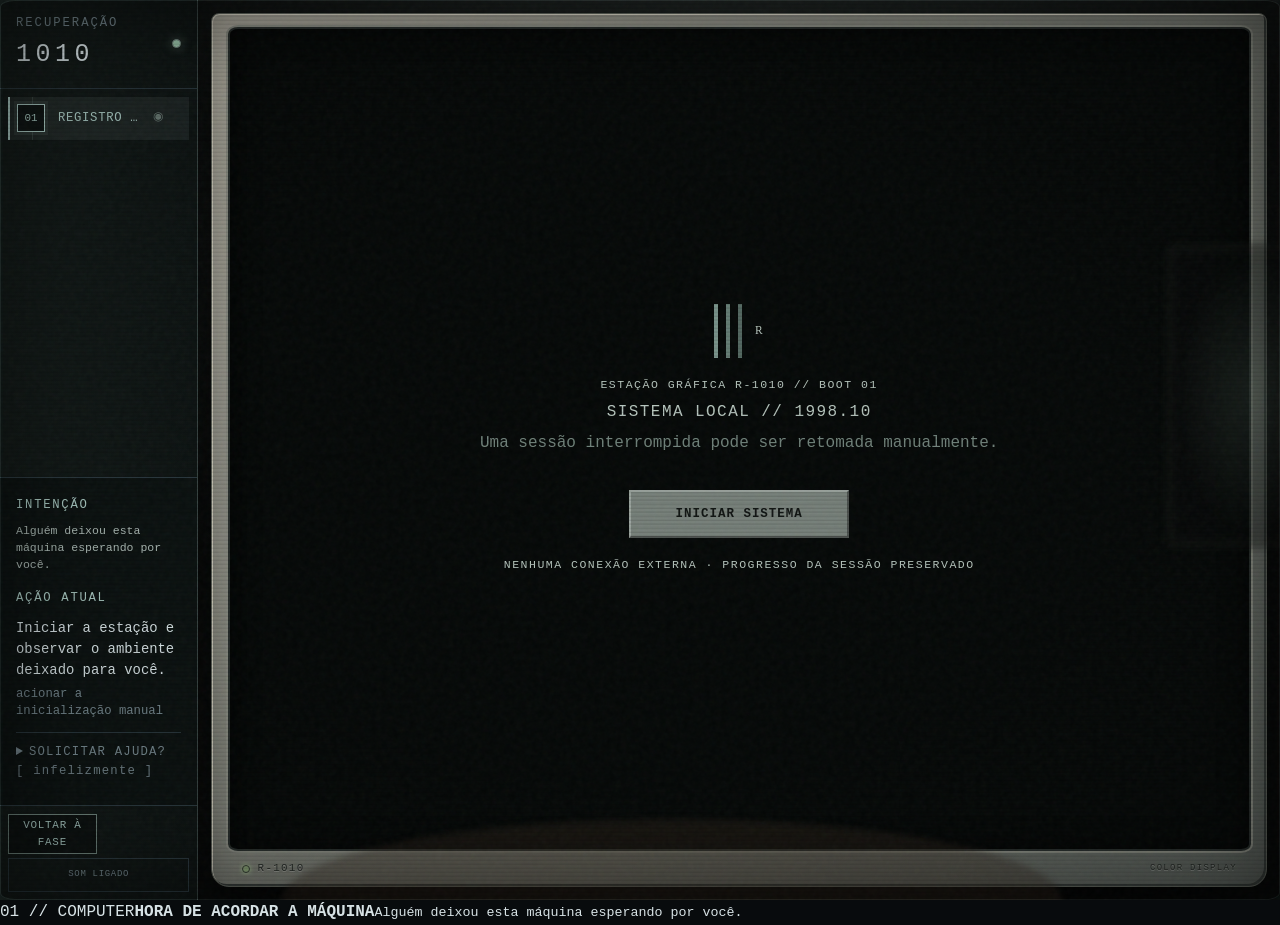
<file: index.html>
<!doctype html>
<html lang="pt-BR">
<head>
  <meta charset="utf-8">
  <meta name="viewport" content="width=device-width, initial-scale=1">
  <meta name="theme-color" content="#080b0d">
  <meta name="description" content="RECUPERACAO_1010 — terminal de reconstrução de arquivos">
  <title>RECUPERACAO_1010</title>
  <link rel="stylesheet" href="./css/reset.css">
  <link rel="stylesheet" href="./css/variables.css">
  <link rel="stylesheet" href="./css/base.css">
  <link rel="stylesheet" href="./css/layout.css">
  <link rel="stylesheet" href="./css/terminal.css">
  <link rel="stylesheet" href="./css/tv.css">
  <link rel="stylesheet" href="./css/puzzles.css">
  <link rel="stylesheet" href="./css/transitions.css">
  <link rel="stylesheet" href="./css/experience.css">
  <link rel="stylesheet" href="./css/corruption.css">
  <link rel="stylesheet" href="./css/scenes.css">
  <link rel="stylesheet" href="./css/crt.css">
  <link rel="stylesheet" href="./css/audio.css">
  <link rel="stylesheet" href="./css/computer.css">
  <link rel="stylesheet" href="./css/phone.css">
  <link rel="stylesheet" href="./css/final.css">
</head>
<body>
  <div class="noise" aria-hidden="true"></div>
  <div class="crt-overlay" aria-hidden="true"><span class="crt-overlay__grain"></span></div>
  <div id="app"></div>
  <div class="screen-feedback" data-screen-feedback aria-live="assertive" aria-atomic="true" aria-hidden="true">
    <div class="screen-feedback__vignette" aria-hidden="true"></div>
    <div class="screen-feedback__message">
      <span data-screen-feedback-kicker></span>
      <strong data-screen-feedback-message></strong>
    </div>
  </div>
  <div class="boot-layer" data-boot-layer aria-live="polite" aria-hidden="true">
    <div class="boot-layer__crt" aria-hidden="true"></div>
    <div class="boot-layer__log">
      <span>MEMÓRIA ........ OK</span>
      <span>ARMAZENAMENTO .. OK</span>
      <span>RECEPTOR ........ DESCONHECIDO</span>
      <span class="error">EVENTO_1010 .... CORROMPIDO</span>
      <strong>recuperando interface...</strong>
    </div>
  </div>
  <div class="merge-layer" data-merge-layer aria-live="polite" aria-hidden="true">
    <section><span>ENTIDADE A</span><strong>MEMÓRIAS DE JOÃO</strong></section>
    <div class="merge-layer__log">
      <span>MEMÓRIA DUPLICADA</span>
      <span>FONTE COMPARTILHADA DETECTADA</span>
      <span>COLISÃO DE RELAÇÃO</span>
      <strong>RELAÇÃO: NÓS · ESTADO: ATIVO</strong>
    </div>
    <section><span>ENTIDADE B</span><strong>PRESENÇA IDENTIFICADA</strong></section>
  </div>
  <div class="toast-region" data-toast-region aria-live="polite" aria-atomic="false"></div>
  <noscript>Este arquivo precisa de JavaScript para reconstruir os registros.</noscript>
  <script defer src="./js/app.bundle.js"></script>
</body>
</html>
</file>
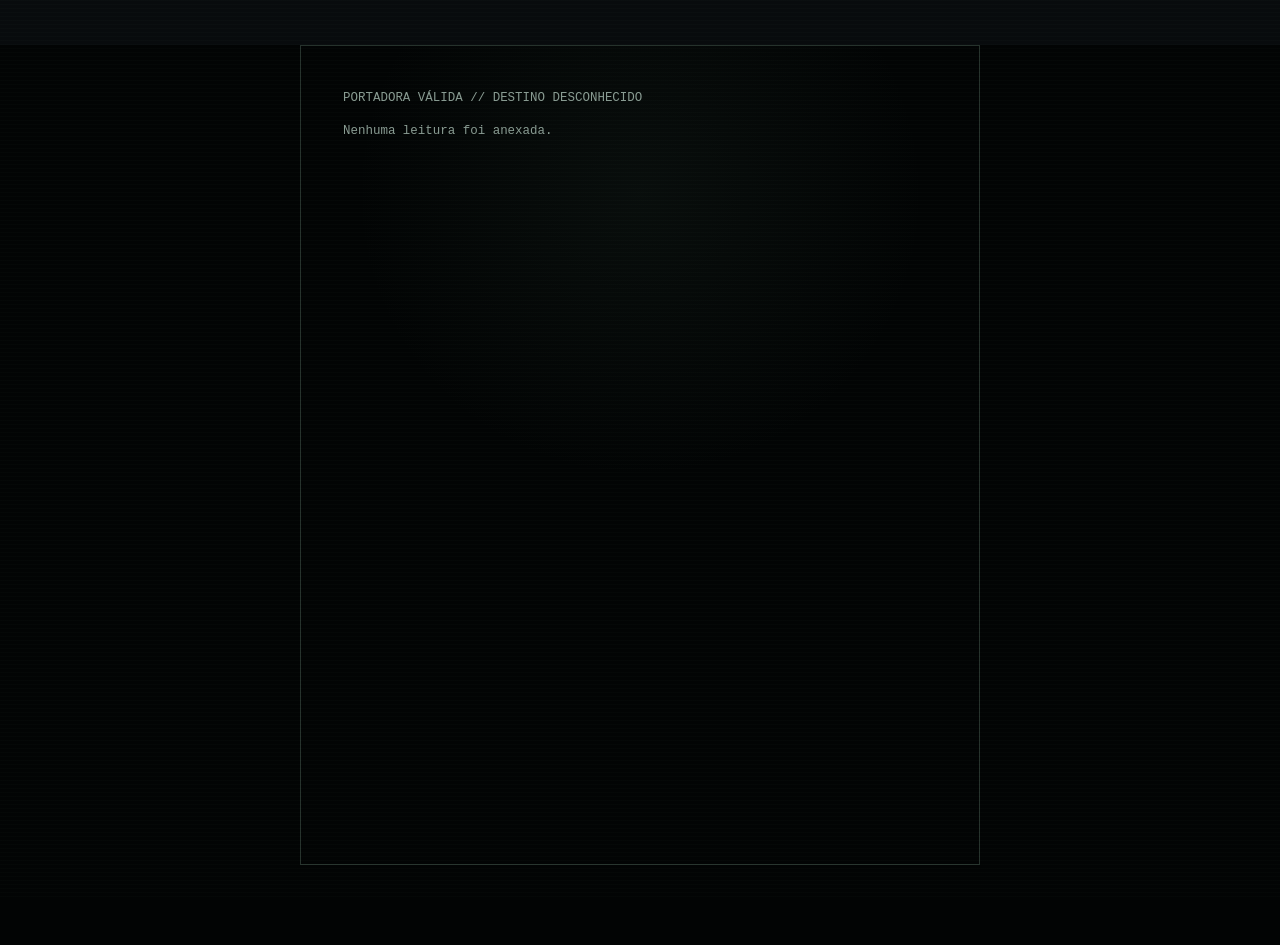
<file: node.html>
<!doctype html>
<html lang="pt-BR">
<head>
  <meta charset="utf-8">
  <meta name="viewport" content="width=device-width, initial-scale=1">
  <meta name="theme-color" content="#080b0d">
  <title>NÓ EXTERNO</title>
  <link rel="stylesheet" href="./css/reset.css">
  <link rel="stylesheet" href="./css/variables.css">
  <link rel="stylesheet" href="./css/base.css">
  <link rel="stylesheet" href="./css/terminal.css">
  <link rel="stylesheet" href="./css/transitions.css">
  <link rel="stylesheet" href="./css/node.css">
</head>
<body>
  <main class="node-equipment scene-enter" id="node-card">
    <p class="muted">PROCURANDO PORTADORA EXTERNA…</p>
  </main>
  <script defer src="./js/node.bundle.js"></script>
</body>
</html>
</file>
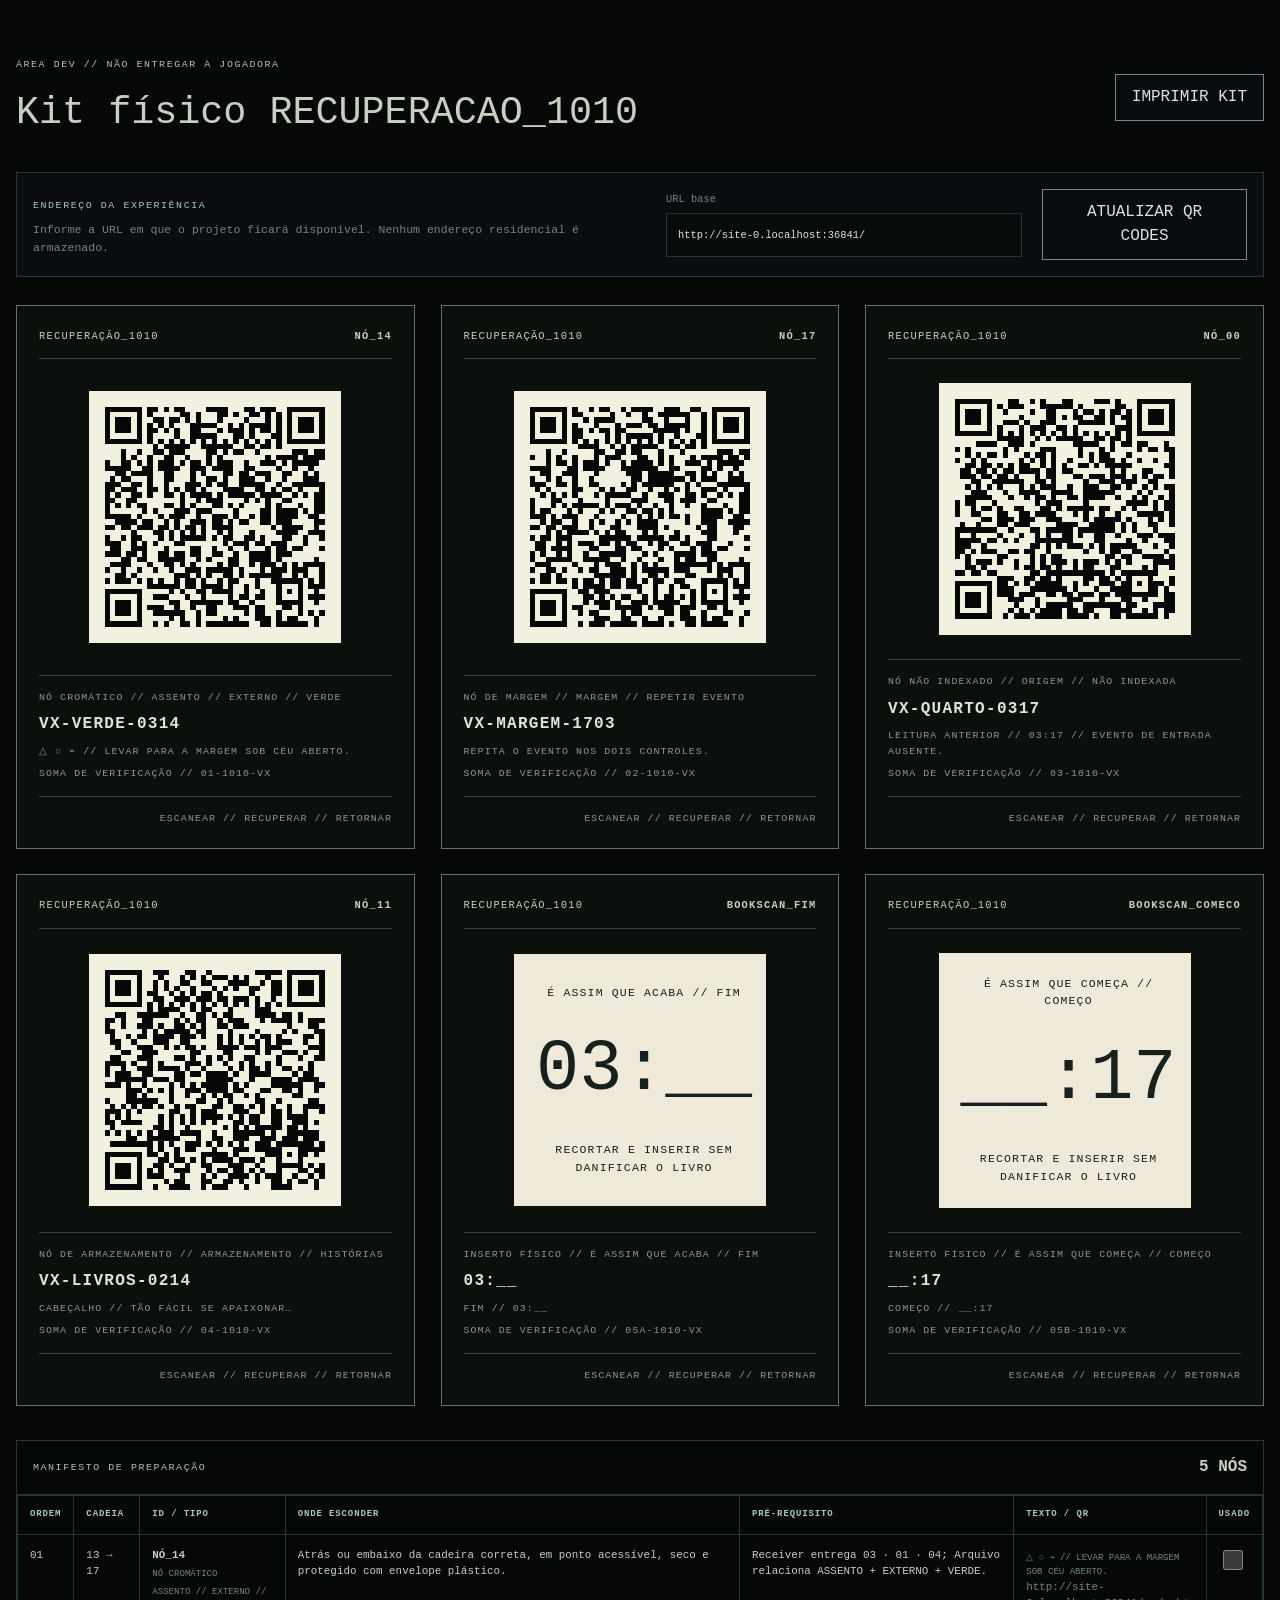
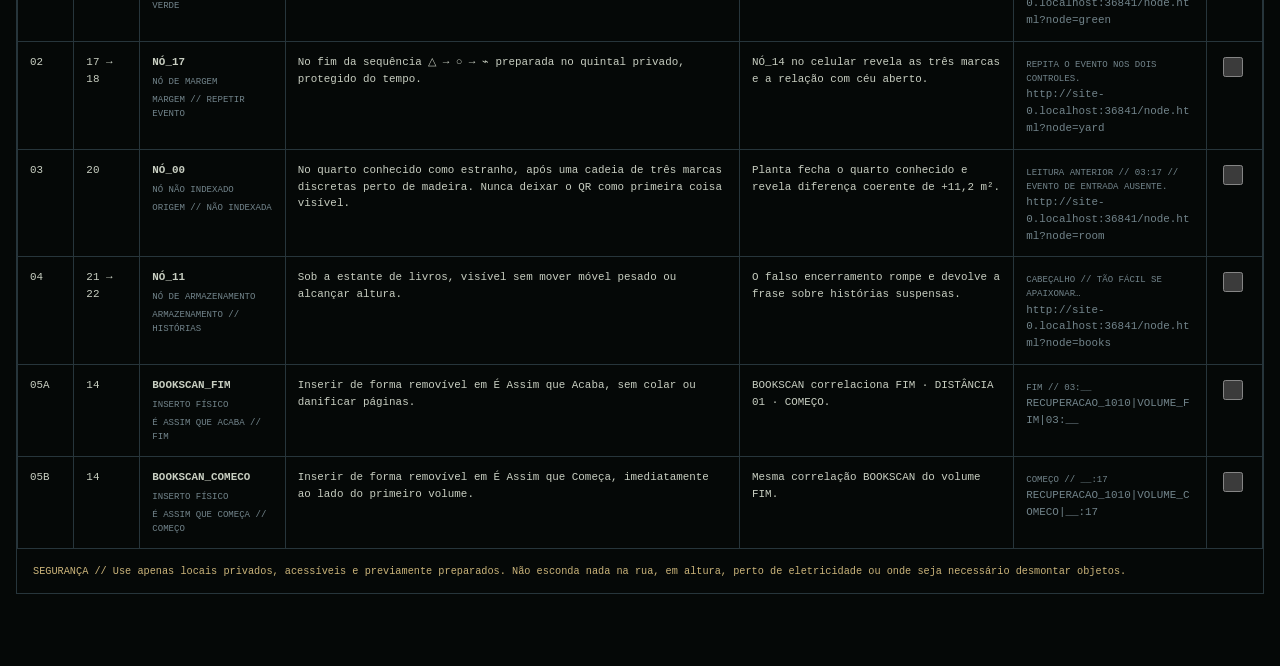
<file: dev/physical-kit.html>
<!doctype html>
<html lang="pt-BR">
<head>
  <meta charset="utf-8">
  <meta name="viewport" content="width=device-width, initial-scale=1">
  <meta name="robots" content="noindex,nofollow">
  <title>Kit físico // RECUPERACAO_1010</title>
  <link rel="stylesheet" href="../css/reset.css">
  <link rel="stylesheet" href="../css/variables.css">
  <link rel="stylesheet" href="../css/base.css">
  <link rel="stylesheet" href="./physical-kit.css">
</head>
<body>
  <main class="kit-shell">
    <header class="kit-header">
      <div><span>ÁREA DEV // NÃO ENTREGAR À JOGADORA</span><h1>Kit físico RECUPERACAO_1010</h1></div>
      <button type="button" class="kit-print" data-print>IMPRIMIR KIT</button>
    </header>

    <section class="kit-config" aria-labelledby="config-title">
      <div><span id="config-title">ENDEREÇO DA EXPERIÊNCIA</span><p>Informe a URL em que o projeto ficará disponível. Nenhum endereço residencial é armazenado.</p></div>
      <label>URL base <input type="url" data-base-url spellcheck="false"></label>
      <button type="button" data-regenerate>ATUALIZAR QR CODES</button>
    </section>

    <section class="kit-cards" data-qr-cards aria-label="Cartões imprimíveis"></section>

    <section class="kit-manifest" aria-labelledby="manifest-title">
      <header><span id="manifest-title">MANIFESTO DE PREPARAÇÃO</span><strong>5 NÓS</strong></header>
      <div class="kit-table-wrap"><table>
        <thead><tr><th>ORDEM</th><th>CADEIA</th><th>ID / TIPO</th><th>ONDE ESCONDER</th><th>PRÉ-REQUISITO</th><th>TEXTO / QR</th><th>USADO</th></tr></thead>
        <tbody data-manifest></tbody>
      </table></div>
      <p class="kit-safety">SEGURANÇA // Use apenas locais privados, acessíveis e previamente preparados. Não esconda nada na rua, em altura, perto de eletricidade ou onde seja necessário desmontar objetos.</p>
    </section>
  </main>
  <script src="../js/vendor/qrcode.min.js"></script>
  <script src="./physical-kit.js"></script>
</body>
</html>
</file>
<file: css/variables.css>
:root {
  color-scheme: dark;

  --bg: #080b0d;
  --panel-2: #11191d;
  --surface-inset: #090d0f;
  --surface-control: #080c0e;
  --line: #27353b;
  --line-hot: #6e8b93;
  --text: #d7e2e5;
  --muted: #72848b;
  --faint: #6c7c83;
  --signal: #a8c8c1;
  --warn: #cbb47a;
  --error: #d58b8b;
  --good: #94bda3;

  --warm-bg: #f3eee5;
  --warm-panel: #fffaf1;
  --warm-text: #2f2924;
  --warm-muted: #6f5f53;
  --warm-line: #d8cab9;
  --warm-accent: #8e5d48;

  --mono: "Cascadia Mono", "SFMono-Regular", Consolas, "Liberation Mono", monospace;
  --serif: Georgia, "Times New Roman", serif;
  --shadow: 0 24px 80px rgba(0, 0, 0, .42);
  --focus-ring: 0 0 0 3px rgba(168, 200, 193, .24);

  /* Shared foundation. Narrative scenes may theme it without changing behavior. */
  --type-xs: clamp(.7rem, .67rem + .12vw, .78rem);
  --type-sm: clamp(.78rem, .74rem + .16vw, .88rem);
  --type-base: clamp(.88rem, .83rem + .2vw, 1rem);
  --type-md: clamp(1rem, .93rem + .3vw, 1.18rem);
  --type-lg: clamp(1.22rem, 1.04rem + .65vw, 1.65rem);
  --type-display: clamp(2rem, 1.4rem + 2.4vw, 4.5rem);
  --space-1: .25rem;
  --space-2: .5rem;
  --space-3: .75rem;
  --space-4: 1rem;
  --space-5: 1.5rem;
  --space-6: 2rem;
  --space-7: 3rem;
  --control-min: 2.75rem;
  --layer-base: 0;
  --layer-window: 10;
  --layer-popover: 30;
  --layer-drawer: 50;
  --layer-narrative: 70;
  --layer-system: 90;
  --layer-critical: 110;

  /* Motion System: microinteracao -> componente -> tela -> impacto narrativo. */
  --motion-instant: 90ms;
  --motion-fast: 160ms;
  --motion-normal: 260ms;
  --motion-slow: 420ms;
  --motion-dramatic: 720ms;
  --motion-sequence: 1200ms;
  --motion-cursor: 1100ms;
  --motion-progress: 2800ms;
  --ease-standard: cubic-bezier(.2, 0, 0, 1);
  --ease-enter: cubic-bezier(.16, 1, .3, 1);
  --ease-exit: cubic-bezier(.4, 0, 1, 1);
  --ease-impact: cubic-bezier(.22, 1, .36, 1);
  --motion-distance: 6px;
}
</file>
<file: css/base.css>
html {
  background: var(--bg);
  color: var(--text);
  font-family: var(--mono);
  font-size: 16px;
  line-height: 1.55;
  -webkit-text-size-adjust: 100%;
  text-size-adjust: 100%;
}

body {
  min-height: 100vh;
  min-height: 100dvh;
  overflow-x: hidden;
  overflow-x: clip;
  background:
    radial-gradient(circle at 50% 0, #11181b 0, transparent 42rem),
    var(--bg);
}

/* Scroll da página é incidental; áreas extensas mantêm uma pista visual própria. */
:where(html, body) {
  scrollbar-width: none;
  -ms-overflow-style: none;
}

:where(html, body)::-webkit-scrollbar {
  width: 0;
  height: 0;
  display: none;
}

:where(
  .side-panel,
  .dev-state,
  .puzzle-brief__drawer,
  .investigation-surface,
  .investigation-notes,
  .document-scene__desk,
  .document-scene__paper,
  .reconstruction-scene__field,
  .override-scene__content
) {
  scrollbar-width: thin;
  scrollbar-color: rgba(168, 200, 193, .34) transparent;
}

:where(
  .side-panel,
  .dev-state,
  .puzzle-brief__drawer,
  .investigation-surface,
  .investigation-notes,
  .document-scene__desk,
  .document-scene__paper,
  .reconstruction-scene__field,
  .override-scene__content
)::-webkit-scrollbar { width: 3px; height: 3px; }

:where(
  .side-panel,
  .dev-state,
  .puzzle-brief__drawer,
  .investigation-surface,
  .investigation-notes,
  .document-scene__desk,
  .document-scene__paper,
  .reconstruction-scene__field,
  .override-scene__content
)::-webkit-scrollbar-track { background: transparent; }

:where(
  .side-panel,
  .dev-state,
  .puzzle-brief__drawer,
  .investigation-surface,
  .investigation-notes,
  .document-scene__desk,
  .document-scene__paper,
  .reconstruction-scene__field,
  .override-scene__content
)::-webkit-scrollbar-thumb {
  border-radius: 0;
  background: rgba(168, 200, 193, .3);
}

button,
a,
input,
summary {
  outline-color: var(--signal);
  outline-offset: 3px;
}

button {
  cursor: pointer;
}

button:disabled {
  cursor: not-allowed;
}

:where(button, a, input, summary):focus-visible {
  outline: 2px solid var(--signal);
  outline-offset: 3px;
  box-shadow: var(--focus-ring);
}

.noise {
  position: fixed;
  z-index: var(--layer-window);
  inset: 0;
  pointer-events: none;
  opacity: .06;
  background-image: url("data:image/svg+xml,%3Csvg viewBox='0 0 180 180' xmlns='http://www.w3.org/2000/svg'%3E%3Cfilter id='n'%3E%3CfeTurbulence type='fractalNoise' baseFrequency='.9' numOctaves='3' stitchTiles='stitch'/%3E%3C/filter%3E%3Crect width='100%25' height='100%25' filter='url(%23n)' opacity='.6'/%3E%3C/svg%3E");
}

::selection {
  background: var(--signal);
  color: var(--bg);
}

.sr-only {
  position: absolute;
  width: 1px;
  height: 1px;
  padding: 0;
  margin: -1px;
  overflow: hidden;
  clip: rect(0, 0, 0, 0);
  clip-path: inset(50%);
  white-space: nowrap;
  border: 0;
}

.muted { color: var(--muted); }
.faint { color: var(--faint); }
.good { color: var(--good); }
.warn { color: var(--warn); }
.error { color: var(--error); }
.mono { font-family: var(--mono); }
.hidden { display: none !important; }

/* Scroll continua visível nas superfícies investigativas extensas. */
:where(html, body, .phase-rail > nav, .phase-scenario, .phase-archive, .os-window__body) {
  scrollbar-width: thin;
  scrollbar-color: rgba(168, 200, 193, .4) #080b0d;
}

:where(html, body, .phase-rail > nav, .phase-scenario, .phase-archive, .os-window__body)::-webkit-scrollbar {
  display: block;
  width: 8px;
  height: 8px;
}

:where(html, body, .phase-rail > nav, .phase-scenario, .phase-archive, .os-window__body)::-webkit-scrollbar-track { background: #080b0d; }
:where(html, body, .phase-rail > nav, .phase-scenario, .phase-archive, .os-window__body)::-webkit-scrollbar-thumb { background: rgba(168, 200, 193, .4); }
</file>
<file: css/layout.css>
#app {
  min-height: 100vh;
  min-height: 100dvh;
}

.shell {
  width: min(1180px, calc(100% - 40px));
  margin: 0 auto;
  padding: 26px 0 54px;
}

.system-bar {
  position: sticky;
  z-index: 10;
  top: 10px;
  display: grid;
  grid-template-columns: minmax(0, 1fr) auto minmax(0, 1fr);
  align-items: center;
  gap: 20px;
  padding: 10px 14px;
  border: 1px solid var(--line);
  background: rgba(9, 13, 15, .9);
  -webkit-backdrop-filter: blur(12px);
  backdrop-filter: blur(12px);
  font-size: .72rem;
  letter-spacing: .14em;
  text-transform: uppercase;
}

.system-bar > span {
  min-width: 0;
  overflow: hidden;
  text-overflow: ellipsis;
  white-space: nowrap;
}

.system-bar__right {
  text-align: right;
}

.brand {
  color: var(--signal);
  text-align: center;
}

.workspace {
  display: grid;
  grid-template-columns: minmax(0, 1fr) 290px;
  gap: 18px;
  margin-top: 18px;
}

.main-panel,
.side-panel {
  min-width: 0;
  border: 1px solid var(--line);
  background: rgba(11, 16, 19, .88);
  box-shadow: var(--shadow);
}

.main-panel {
  position: relative;
  min-height: 610px;
  padding: clamp(22px, 4vw, 52px);
}

.side-panel {
  position: sticky;
  top: 70px;
  height: max-content;
  max-height: calc(100vh - 90px);
  max-height: calc(100dvh - 90px);
  overflow-y: auto;
  padding: 18px;
  scrollbar-width: thin;
}

.panel-label {
  padding-bottom: 9px;
  margin-bottom: 20px;
  border-bottom: 1px solid var(--line);
  color: var(--muted);
  font-size: .7rem;
  letter-spacing: .16em;
  text-transform: uppercase;
}

.scene-header {
  display: flex;
  align-items: flex-start;
  justify-content: space-between;
  gap: 20px;
  margin-bottom: 32px;
}

.scene-header > * {
  min-width: 0;
}

.scene-code {
  color: var(--muted);
  font-size: .68rem;
  letter-spacing: .18em;
  overflow-wrap: anywhere;
  text-transform: uppercase;
}

.scene-title {
  margin: .5rem 0 0;
  font-size: clamp(1.15rem, 2.2vw, 1.65rem);
  font-weight: 500;
  letter-spacing: .08em;
  overflow-wrap: anywhere;
}

.scene-tools {
  display: flex;
  flex: 0 0 auto;
  flex-wrap: wrap;
  gap: 8px;
}

.status-grid {
  display: grid;
  grid-template-columns: repeat(2, minmax(0, 1fr));
  gap: 8px;
  margin: 18px 0;
}

.status-cell {
  min-width: 0;
  padding: 10px;
  border: 1px solid var(--line);
  font-size: .7rem;
}

.status-cell strong {
  display: block;
  margin-top: 4px;
  color: var(--text);
  font-size: .95rem;
}

.archive-nav {
  display: grid;
  gap: 5px;
  margin: 18px 0;
}

.archive-records {
  display: grid;
  gap: 5px;
}

.archive-records__heading {
  display: flex;
  justify-content: space-between;
  gap: 12px;
  padding: 0 3px 8px;
  color: var(--faint);
  font-size: .58rem;
  letter-spacing: .1em;
}

.archive-records__heading strong { color: var(--signal); }

.archive-record-link {
  display: grid;
  grid-template-columns: minmax(0, 1fr) auto;
  align-items: center;
  gap: 8px;
  width: 100%;
  min-height: 46px;
  padding: 8px 9px;
  border-left: 2px solid var(--line);
  background: transparent;
  color: var(--muted);
  text-align: left;
}

.archive-record-link > span { min-width: 0; }
.archive-record-link strong,
.archive-record-link small { display: block; overflow-wrap: anywhere; }
.archive-record-link strong { color: var(--text); font-size: .67rem; font-style: normal; letter-spacing: .03em; }
.archive-record-link small { margin-top: 3px; color: var(--faint); font-size: .5rem; }
.archive-record-link i { color: var(--faint); font-size: .5rem; font-style: normal; letter-spacing: .08em; }
.archive-record-link.is-altered { border-color: var(--error); }
.archive-record-link.is-altered i { color: var(--error); }
.archive-record-link:hover,
.archive-record-link:focus-visible { border-color: var(--signal); background: rgba(168, 200, 193, .05); color: var(--text); }

.archive-empty { margin: 18px 0; color: var(--faint); font-size: .64rem; }

.archive-document {
  display: grid;
  align-content: start;
  min-height: 500px;
}

.archive-document__toolbar {
  display: flex;
  align-items: center;
  justify-content: space-between;
  gap: 18px;
  padding-bottom: 14px;
  border-bottom: 1px solid var(--line);
  color: var(--faint);
  font-size: .58rem;
  letter-spacing: .1em;
}

.archive-document__identity { padding: 34px 0 20px; }
.archive-document__identity span,
.archive-document__identity small { color: var(--muted); font-size: .62rem; letter-spacing: .13em; }
.archive-document__identity h1 { margin: 8px 0; font-size: clamp(1.35rem, 3vw, 2.1rem); font-weight: 500; letter-spacing: .08em; overflow-wrap: anywhere; }

.archive-document__metadata {
  display: grid;
  grid-template-columns: repeat(2, minmax(0, 1fr));
  margin: 0 0 24px;
  border-top: 1px solid var(--line);
  border-left: 1px solid var(--line);
}

.archive-document__metadata div { padding: 11px 13px; border-right: 1px solid var(--line); border-bottom: 1px solid var(--line); }
.archive-document__metadata dt { color: var(--faint); font-size: .55rem; letter-spacing: .1em; }
.archive-document__metadata dd { margin: 5px 0 0; color: var(--text); font-size: .72rem; overflow-wrap: anywhere; }
.archive-document__alteration { padding: 9px 12px; border-left: 2px solid var(--error); color: var(--error); font-size: .68rem; letter-spacing: .08em; }
.archive-document__content { padding: 18px; border: 1px solid var(--line); background: #06090a; }
.archive-document__content p { margin: .42rem 0; color: #9eb0b5; overflow-wrap: anywhere; }
.archive-document__content p::before { content: "> "; color: var(--faint); }
.archive-document footer { padding-top: 18px; color: var(--faint); font-size: .54rem; letter-spacing: .08em; overflow-wrap: anywhere; }

.integrity {
  height: 5px;
  overflow: hidden;
  background: #162025;
}

.integrity span {
  display: block;
  width: 100%;
  height: 100%;
  background: var(--signal);
  transform: scaleX(var(--integrity, 0));
  transform-origin: left;
  transition: transform var(--motion-slow) var(--ease-enter);
  will-change: transform;
}

@media (max-width: 850px) {
  .shell {
    width: min(calc(100% - 20px), 760px);
    padding-top: 10px;
  }

  .workspace {
    grid-template-columns: 1fr;
  }

  .side-panel {
    position: static;
    max-height: none;
    overflow: visible;
  }

  .system-bar {
    top: 4px;
    grid-template-columns: minmax(0, 1fr) auto;
  }

  .system-bar__right {
    display: none;
  }

  .main-panel {
    min-height: 520px;
  }

}

@media (max-width: 520px) {
  .shell {
    width: 100%;
    padding: 0;
  }

  .system-bar {
    top: 0;
    gap: 10px;
    border-inline: 0;
    font-size: .66rem;
  }

  .workspace {
    margin-top: 0;
  }

  .main-panel,
  .side-panel {
    border-inline: 0;
  }

  .main-panel {
    padding: 22px 17px;
  }

  .scene-header {
    display: block;
  }

  .scene-tools {
    margin-top: 14px;
  }

  .archive-document__toolbar > span { display: none; }
  .archive-document__identity { padding-top: 24px; }
  .archive-document__metadata { grid-template-columns: 1fr; }
}
</file>
<file: css/terminal.css>
.terminal {
  min-height: 220px;
  padding: 20px;
  overflow: hidden;
  border: 1px solid var(--line);
  background: #06090a;
  box-shadow: inset 0 0 50px rgba(79, 114, 117, .05);
}

.terminal-line {
  margin: .28rem 0;
  color: #9eb0b5;
  overflow-wrap: anywhere;
  white-space: pre-wrap;
}

.terminal-line::before {
  content: "> ";
  color: var(--faint);
}

.terminal-line[data-kind="system"] { color: var(--signal); }
.terminal-line[data-kind="error"],
.terminal-line.error { color: var(--error); }
.terminal-line.faint { color: var(--faint); }

.cursor {
  display: inline-block;
  width: .55em;
  height: 1em;
  vertical-align: -.16em;
  background: var(--signal);
  animation: cursor-blink var(--motion-cursor) steps(1) infinite;
}

.command-fragment {
  min-width: 24px;
  min-height: 24px;
  padding: 0;
  border-bottom: 1px dashed var(--faint);
  background: transparent;
  color: var(--muted);
  cursor: text;
}

.command-fragment:hover,
.command-fragment:focus-visible {
  color: var(--signal);
}

.log-list {
  border-top: 1px solid var(--line);
}

.log-row {
  display: grid;
  grid-template-columns: 105px minmax(0, 1fr) auto;
  gap: 16px;
  width: 100%;
  min-height: 44px;
  padding: 10px 0;
  border: 0;
  border-bottom: 1px solid var(--line);
  background: transparent;
  color: var(--muted);
  font-size: .78rem;
  letter-spacing: 0;
  text-align: left;
  text-transform: none;
}

.log-row:hover,
.log-row:focus-visible {
  border-bottom-color: var(--line-hot);
  color: var(--text);
}

.log-row span {
  min-width: 0;
  overflow-wrap: anywhere;
}

.log-row [data-anomaly] {
  color: var(--text);
}

.micro-button,
.text-button {
  min-height: 36px;
  padding: 7px 10px;
  border: 1px solid var(--line);
  background: transparent;
  color: var(--muted);
  font-size: .7rem;
  letter-spacing: .08em;
  text-transform: uppercase;
}

.micro-button:hover,
.micro-button:focus-visible,
.text-button:hover,
.text-button:focus-visible {
  border-color: var(--line-hot);
  color: var(--text);
}

.log-row.text-button {
  padding: 10px 0;
  border-width: 0 0 1px;
  font-size: .78rem;
  letter-spacing: 0;
  text-transform: none;
}

.primary-button {
  min-height: 42px;
  padding: 11px 16px;
  background: var(--text);
  color: var(--bg);
  font-size: .76rem;
  font-weight: 600;
  letter-spacing: .1em;
  text-transform: uppercase;
}

.primary-button:hover,
.primary-button:focus-visible {
  background: var(--signal);
}

.danger-button {
  min-height: 38px;
  padding: 9px 12px;
  border: 1px solid #744646;
  background: transparent;
  color: var(--error);
  font-size: .72rem;
}

.danger-button:hover,
.danger-button:focus-visible {
  border-color: var(--error);
  background: rgba(213, 139, 139, .08);
}

.answer-form {
  display: grid;
  gap: 7px;
  margin-top: 24px;
}

.answer-label {
  color: var(--text);
  font-size: .68rem;
  font-weight: 600;
  letter-spacing: .06em;
}

.answer-control {
  display: flex;
  gap: 8px;
}

.answer-control .primary-button {
  min-width: max-content;
}

.answer-format {
  color: var(--muted);
  font-size: .58rem;
  line-height: 1.45;
}

.answer-input {
  min-width: 0;
  flex: 1;
  padding: 11px 12px;
  border: 1px solid var(--line);
  border-radius: 0;
  background: var(--surface-control);
  color: var(--text);
}

.answer-input::placeholder {
  color: var(--muted);
  opacity: 1;
}

.answer-input:focus {
  border-color: var(--signal);
}

.feedback {
  min-height: 1.5rem;
  margin-top: 12px;
  color: var(--muted);
  font-size: .78rem;
}

.feedback.good { color: var(--good); }
.feedback.warn { color: var(--warn); }
.feedback.error { color: var(--error); }
.feedback.muted { color: var(--muted); }

.system-message {
  padding: 12px 15px;
  margin: 18px 0;
  border-left: 2px solid var(--line-hot);
  background: rgba(168, 200, 193, .04);
  font-size: .82rem;
  overflow-wrap: anywhere;
}

@keyframes cursor-blink {
  50% { opacity: 0; }
}

@media (max-width: 520px) {
  .terminal {
    min-height: 190px;
    padding: 16px;
  }

  .log-row,
  .log-row.text-button {
    grid-template-columns: 76px minmax(0, 1fr);
    gap: 5px 10px;
    padding-block: 10px;
  }

  .log-row span:last-child {
    grid-column: 2;
    color: var(--faint);
    font-size: .68rem;
  }

  .answer-form {
    align-items: stretch;
  }

  .answer-control {
    align-items: stretch;
    flex-direction: column;
  }

  .answer-control .primary-button {
    width: 100%;
  }
}
</file>
<file: css/tv.css>
.tv-wrap {
  display: grid;
  width: 100%;
  min-height: 0;
  place-items: center;
}

.tv-cabinet {
  position: relative;
  display: grid;
  grid-template-columns: minmax(0, 4fr) minmax(180px, 1fr);
  width: min(1080px, 100%);
  padding: clamp(18px, 2.8vw, 38px);
  border: 1px solid #5d5b50;
  background:
    linear-gradient(105deg, rgba(255,255,255,.025), transparent 18% 78%, rgba(0,0,0,.24)),
    repeating-linear-gradient(90deg, #242621 0 2px, #20231f 2px 5px, #292a24 5px 8px);
  box-shadow: 0 35px 90px #000, inset 0 0 0 5px #121411, inset 0 0 0 7px #3b3c34;
  isolation: isolate;
}

.tv-cabinet::before {
  content: "";
  position: absolute;
  inset: 8px;
  border: 1px solid rgba(216, 213, 188, .12);
  pointer-events: none;
}

.tv-cabinet__handle {
  position: absolute;
  z-index: -1;
  top: -22px;
  left: 16%;
  width: 38%;
  height: 28px;
  border: 8px solid #191b18;
  border-bottom: 0;
  box-shadow: 0 -1px #4a4b41;
}

.tv-frame {
  position: relative;
  min-width: 0;
  aspect-ratio: 4 / 3;
  padding: clamp(10px, 1.5vw, 18px);
  border: 1px solid #0b0d0c;
  background: linear-gradient(145deg, #101311, #292b27 48%, #101210);
  box-shadow: inset 0 0 0 3px #080a09, inset 0 0 26px #000;
}

.tv-glass {
  position: relative;
  width: 100%;
  height: 100%;
  overflow: hidden;
  border: 2px solid #050606;
  border-radius: 9% / 7%;
  background: #010202;
  box-shadow: inset 0 0 36px #000, 0 0 0 3px #161a18;
}

.tv-glass::after {
  content: "";
  position: absolute;
  z-index: 6;
  inset: 0;
  border-radius: inherit;
  background: linear-gradient(132deg, rgba(255,255,255,.075), transparent 18% 64%, rgba(255,255,255,.025));
  box-shadow: inset 0 0 70px 18px rgba(0,0,0,.66);
  pointer-events: none;
}

.tv-screen {
  position: absolute;
  inset: 0;
  overflow: hidden;
  border-radius: inherit;
  background:
    radial-gradient(ellipse at center, rgba(134, 160, 153, .18), transparent 62%),
    #07100e;
  color: #d9e9e4;
  filter: contrast(1.16) saturate(.72);
  transform: scale(1.015);
}

.tv-screen::before,
.tv-screen::after {
  content: "";
  position: absolute;
  z-index: 4;
  inset: 0;
  pointer-events: none;
}

.tv-screen::before {
  background: repeating-linear-gradient(to bottom, transparent 0 2px, rgba(0,0,0,.34) 3px 4px);
  opacity: .78;
}

.tv-screen::after {
  background: radial-gradient(ellipse at center, transparent 42%, rgba(0,0,0,.55) 100%);
}

.tv-static {
  position: absolute;
  z-index: 1;
  inset: -20%;
  background:
    repeating-radial-gradient(ellipse at 34% 28%, rgba(220,235,230,.38) 0 1px, transparent 1px 3px),
    repeating-linear-gradient(92deg, transparent 0 3px, rgba(215,231,225,.14) 4px 5px);
  mix-blend-mode: screen;
  opacity: .13;
  animation: tv-static-drift 180ms steps(2, end) infinite;
}

.tv-channel {
  position: absolute;
  z-index: 3;
  inset: 0;
  display: grid;
  place-items: center;
  padding: 10%;
  font-size: clamp(1rem, 4vw, 3.4rem);
  letter-spacing: .16em;
  overflow-wrap: anywhere;
  text-align: center;
  text-shadow: 0 0 8px currentColor, 2px 0 rgba(213,139,139,.3), -2px 0 rgba(99,181,176,.26);
  white-space: pre-line;
}

.tv-number,
.tv-frequency {
  position: absolute;
  z-index: 5;
  color: rgba(221, 238, 233, .78);
  font-size: clamp(.5rem, 1vw, .72rem);
  letter-spacing: .12em;
}

.tv-number { top: 7%; right: 7%; }
.tv-frequency { right: 7%; bottom: 7%; }

.tv-screen.is-off,
.receiver-motion--power-off .tv-screen {
  background: #010202;
  animation: tv-power-off var(--motion-dramatic) steps(5, end) both;
}

.tv-screen.is-off .tv-static,
.tv-screen.is-off .tv-number,
.tv-screen.is-off .tv-frequency { opacity: 0; }

.tv-screen.has-afterimage .tv-channel {
  color: #a7bdb5;
  opacity: .84;
  animation: tv-afterimage var(--motion-sequence) var(--ease-exit) both;
}

.tv-controls {
  display: grid;
  grid-template-columns: 1fr;
  align-content: start;
  gap: clamp(9px, 1.2vw, 15px);
  min-width: 0;
  padding: clamp(14px, 2vw, 26px);
  border-left: 1px solid #080a09;
  background: linear-gradient(100deg, #23251f, #171a17);
  box-shadow: inset 2px 0 #3c3d35;
}

.tv-brand {
  display: flex;
  align-items: end;
  justify-content: space-between;
  padding-bottom: 9px;
  border-bottom: 1px solid #4c4c41;
  color: #b7b59f;
  letter-spacing: .08em;
}

.tv-brand strong { font: 700 clamp(1.5rem, 3vw, 2.5rem)/.8 var(--mono); }
.tv-brand span { font-size: .52rem; }

.tv-signal {
  display: flex;
  align-items: center;
  gap: 7px;
  color: #858778;
  font-size: .54rem;
  letter-spacing: .13em;
}

.tv-signal i {
  width: 8px;
  height: 8px;
  border: 1px solid #080908;
  border-radius: 50%;
  background: #211b15;
  box-shadow: inset 0 0 3px #000;
}

.tv-signal i.is-lit { background: #b86d48; box-shadow: 0 0 9px rgba(209,111,72,.68); }

.tv-knob-control {
  display: grid;
  gap: 7px;
  min-width: 0;
  padding: 9px 4px;
  border-block: 1px solid rgba(200,198,174,.13);
}

.tv-control-heading {
  display: flex;
  align-items: baseline;
  justify-content: space-between;
  gap: 8px;
}

.tv-control-heading label {
  color: #9a9a87;
  font-size: .55rem;
  letter-spacing: .16em;
}

.tv-control-heading span,
.tv-knob-control small {
  color: #66695e;
  font-size: .42rem;
  letter-spacing: .08em;
}

.tv-knob-row {
  display: grid;
  grid-template-columns: 40px 62px 40px;
  align-items: center;
  justify-content: center;
  gap: 8px;
  min-width: 0;
}

.tv-knob-row button {
  display: grid;
  width: 40px;
  height: 40px;
  place-items: center;
  padding: 0;
  border: 0;
  border-radius: 50%;
  background: transparent;
  color: #b6b5a2;
}

.tv-knob-row button i {
  display: grid;
  width: 29px;
  height: 29px;
  place-items: center;
  border: 1px solid #070807;
  border-radius: 50%;
  background: radial-gradient(circle at 35% 30%, #4b4c42, #151713 62%);
  font-style: normal;
  box-shadow: 0 2px 4px #000;
}

.tv-knob-row button:hover i,
.tv-knob-row button:focus-visible i { border-color: #8f907e; filter: brightness(1.14); }
.tv-knob-row button:active i { transform: translateY(1px); box-shadow: 0 1px 2px #000; }

.tv-knob {
  position: relative;
  justify-self: center;
  width: 58px;
  height: 58px;
  border: 2px solid #090a09;
  border-radius: 50%;
  background: repeating-conic-gradient(#34362f 0 5deg, #161815 5deg 9deg);
  box-shadow: 0 5px 8px #000, inset 0 0 0 9px #242620, inset 0 0 0 11px #0d0f0d;
  transform: rotate(var(--knob-angle));
}

.tv-knob i {
  position: absolute;
  top: 4px;
  left: calc(50% - 1px);
  width: 2px;
  height: 17px;
  background: #c1b991;
  box-shadow: 0 0 2px #000;
}

.tv-knob-control output {
  display: flex;
  align-items: baseline;
  justify-content: center;
  gap: 7px;
  color: #918f7d;
  font-size: .72rem;
  line-height: 1;
  text-align: center;
}

.tv-knob-control output span { color: #606359; font-size: .42rem; letter-spacing: .1em; }
.tv-knob-control output b { font: inherit; }
.tv-knob-control small { display: block; text-align: center; }
.tv-knob-control.is-secondary { opacity: .66; }
.tv-knob-control.is-primary { border-color: rgba(200,198,174,.24); }

.tv-trim {
  display: grid;
  grid-template-columns: 1fr 1fr;
  gap: 8px;
  color: #77796c;
  font-size: .46rem;
  text-align: center;
}

.tv-trim span { display: grid; gap: 4px; }
.tv-trim i { justify-self: center; width: 22px; height: 5px; background: #0b0d0b; box-shadow: inset 0 1px 2px #000; }

.tv-power,
.tv-read-signal {
  display: flex;
  align-items: center;
  justify-content: center;
  gap: 8px;
  min-height: 42px;
  border: 1px solid #090a09;
  background: #191b17;
  color: #aaa995;
  font: .58rem var(--mono);
  letter-spacing: .12em;
}

.tv-power i { width: 22px; height: 10px; border-radius: 6px; background: #080a08; box-shadow: inset 7px 0 #696a5b; }
.is-powered .tv-power i { box-shadow: inset -7px 0 #b26b49; }

.tv-speaker {
  min-height: 48px;
  background: radial-gradient(circle, #080908 0 2px, transparent 2.5px) 0 0 / 10px 9px;
  opacity: .72;
}

.tv-technical-plate {
  grid-column: 1 / -1;
  display: flex;
  justify-content: space-between;
  gap: 12px;
  padding: 12px 3px 0;
  color: #77786b;
  font-size: clamp(.46rem, .7vw, .56rem);
  letter-spacing: .12em;
}

.morse-lamp { width: 13px; height: 13px; margin: auto; border-radius: 50%; background: #1a1d18; }
.morse-lamp.is-lit { background: #d7eeee; box-shadow: 0 0 22px #d7eeee; }
.signal-trace { min-height: 2.5rem; color: #8c8e7c; font-size: .58rem; overflow-wrap: anywhere; }

/* Na leitura Morse, sintonia e volume já foram resolvidos na etapa anterior. */
[data-tv-mode="morse"] :where(.tv-knob-control, .tv-trim, .tv-speaker) { display: none; }
[data-tv-mode="morse"] .tv-controls {
  align-content: center;
  gap: clamp(7px, 1vw, 11px);
  padding: clamp(10px, 1.5vw, 18px);
}
[data-tv-mode="morse"] .signal-trace { min-height: 1.5rem; }
[data-tv-mode="morse"] :where(.tv-read-signal, .morse-lamp, .signal-trace) { grid-column: 1 / -1; }

.crt-event--tear .tv-screen { animation: tv-channel-switch var(--motion-normal) steps(5, end) both; }
.crt-event--tear .tv-static { opacity: .72; }
.crt-event--recovery .tv-screen:not(.is-off),
.receiver-motion--power-on .tv-screen:not(.is-off) { animation: tv-power-on var(--motion-slow) steps(6, end) both; }
.receiver-motion--signal-lock .tv-signal i { animation: tv-signal-lock var(--motion-slow) var(--ease-impact) both; }
.receiver-motion--signal-lock .tv-screen { animation: tv-signal-settle var(--motion-slow) var(--ease-enter) both; }
.crt-event--burn .tv-glass { animation: tv-phosphor-burn var(--motion-slow) var(--ease-exit) both; }

@keyframes tv-static-drift { to { transform: translate(3%, -2%); } }

@keyframes tv-channel-switch {
  0%, 100% { transform: scale(1.015); filter: contrast(1.16); }
  18% { transform: scaleX(1.03) scaleY(.08); filter: brightness(2.2); }
  38% { transform: translateX(3px) scale(1.02); filter: contrast(2); }
  64% { transform: translateX(-2px) scaleY(.96); filter: grayscale(1) contrast(1.6); }
}

@keyframes tv-power-off {
  0% { filter: brightness(1); transform: scale(1.015); }
  40% { filter: brightness(2.8); transform: scaleX(1) scaleY(.025); }
  72% { filter: brightness(2.2); transform: scale(.012); }
  100% { filter: brightness(0); transform: scale(0); }
}

@keyframes tv-power-on {
  0% { filter: brightness(0); transform: scale(.01); }
  26% { filter: brightness(2.4); transform: scaleX(.02) scaleY(.02); }
  48% { filter: brightness(2); transform: scaleX(1) scaleY(.025); }
  74% { filter: contrast(2); transform: scaleX(1.02) scaleY(.94); }
  100% { filter: contrast(1.16); transform: scale(1.015); }
}

@keyframes tv-afterimage {
  0%, 22% { opacity: .84; filter: blur(0); }
  100% { opacity: 0; filter: blur(1px); }
}

@keyframes tv-signal-lock {
  0%, 100% { transform: scale(1); }
  35% { background: #e0a179; box-shadow: 0 0 18px rgba(224,161,121,.85); transform: scale(1.35); }
}

@keyframes tv-signal-settle {
  0% { filter: contrast(1.8) brightness(1.25); transform: scaleX(1.025) scaleY(.96); }
  100% { filter: contrast(1.16) saturate(.72); transform: scale(1.015); }
}

@keyframes tv-phosphor-burn {
  35% { filter: brightness(1.45); box-shadow: inset 0 0 70px rgba(190,224,215,.16), 0 0 18px rgba(190,224,215,.08); }
}

@media (max-width: 720px) {
  .tv-cabinet {
    grid-template-columns: 1fr;
    width: min(540px, 100%);
    padding: 14px;
  }

  .tv-controls {
    grid-template-columns: repeat(4, minmax(0, 1fr));
    align-items: center;
    gap: 7px;
    padding: 10px;
    border-top: 1px solid #080a09;
    border-left: 0;
    box-shadow: inset 0 2px #3c3d35;
  }

  .tv-brand { grid-column: 1 / 3; }
  .tv-signal { grid-column: 3 / 5; justify-self: end; }
  .tv-knob-control { grid-column: span 2; }
  .tv-knob { width: 47px; height: 47px; }
  .tv-knob i { height: 13px; }
  .tv-trim { display: none; }
  .tv-power { grid-column: span 2; }
  .tv-speaker { grid-column: span 2; min-height: 36px; }
  .tv-technical-plate { font-size: .42rem; }
}

@media (max-width: 430px) {
  .tv-cabinet { padding: 10px; }
  .tv-cabinet__handle { display: none; }
  .tv-controls { padding: 7px; }
  .tv-brand strong { font-size: 1.3rem; }
  .tv-knob-control { padding: 4px 0; }
  .tv-technical-plate span:last-child { display: none; }
}

@media (prefers-reduced-motion: reduce) {
  .tv-static { animation: none; }
  .tv-screen.is-off { animation: none; filter: brightness(0); transform: scale(0); }
}
.tv-fine-control { display:grid; gap:6px; padding:9px; border:1px solid rgba(80,67,48,.55); background:#b7a987; color:#29271f; }
.tv-waveform{position:absolute;right:8%;bottom:18%;left:8%;display:flex;align-items:center;height:28%;gap:2px;opacity:.72}.tv-waveform i{flex:1;height:var(--wave);background:#b9e3ce;box-shadow:0 0 5px rgba(183,236,210,.5)}.tv-lock-meter{position:absolute;right:7%;bottom:7%;left:7%;height:6px;border:1px solid rgba(207,237,222,.65)}.tv-lock-meter i{display:block;width:var(--lock);height:100%;background:#b6e9d0;box-shadow:0 0 9px #8ed5b5}.tv-lock-meter span{position:absolute;right:0;bottom:8px;font:.54rem var(--mono);letter-spacing:.1em}
.tv-fine-control label,.tv-fine-control small { font-size:.55rem; letter-spacing:.08em; }.tv-fine-control > div { display:grid; grid-template-columns:32px 1fr 32px; align-items:center; gap:5px; }.tv-fine-control button { min-height:30px; border:2px outset #d8caa6; background:#baab86; color:#27251e; }.tv-fine-control output { padding:6px; border:2px inset #d8caa6; background:#ded2b3; font:.75rem var(--mono); text-align:center; }
</file>
<file: css/puzzles.css>
.clue-grid {
  display: grid;
  grid-template-columns: repeat(2, minmax(0, 1fr));
  gap: 10px;
}

.clue-card {
  min-width: 0;
  border: 1px solid var(--line);
  padding: 16px;
  min-height: 100px;
  background: linear-gradient(
    145deg,
    rgba(255, 255, 255, .015),
    transparent
  );
}

.clue-card__tag {
  font-size: .62rem;
  color: var(--muted);
  letter-spacing: .12em;
  text-transform: uppercase;
}

.clue-card p {
  margin: 12px 0 0;
  overflow-wrap: anywhere;
}

.document-puzzle {
  display: grid;
  gap: clamp(7px, 1.25vh, 13px);
  min-height: 0;
}

.document-puzzle__intro {
  display: grid;
  grid-template-columns: auto minmax(0, 1fr);
  align-items: center;
  gap: clamp(10px, 2vw, 24px);
  color: #555d53;
}

.document-puzzle__intro span {
  color: #30372f;
  font-size: .58rem;
  font-weight: 700;
  letter-spacing: .12em;
  white-space: nowrap;
}

.document-puzzle__intro p {
  margin: 0;
  font-family: Georgia, serif;
  font-size: clamp(.72rem, 1.15vw, .88rem);
  line-height: 1.35;
}

.document-compare {
  display: grid;
  overflow: hidden;
  border: 1px solid #74796e;
  background: rgba(44, 49, 41, .035);
}

.document-compare__head,
.document-compare__row {
  display: grid;
  grid-template-columns: clamp(30px, 4vw, 42px) repeat(2, minmax(0, 1fr));
}

.document-compare__head {
  min-height: 30px;
  align-items: center;
  border-bottom: 1px solid #74796e;
  background: rgba(44, 49, 41, .08);
  color: #5c6359;
  font-size: .5rem;
  letter-spacing: .13em;
}

.document-compare__head :where(span, strong) { padding-inline: clamp(7px, 1.3vw, 14px); }
.document-compare__head strong:last-child { border-left: 1px solid rgba(80, 86, 75, .34); }

.document-compare__row {
  width: 100%;
  min-height: clamp(40px, 6.4vh, 54px);
  align-items: stretch;
  padding: 0;
  border: 0;
  border-bottom: 1px solid rgba(82, 88, 77, .3);
  background: transparent;
  color: #292f28;
  font: inherit;
  text-align: left;
  cursor: pointer;
  transition: background-color var(--motion-fast) ease, color var(--motion-fast) ease;
}

.document-compare__row:last-child { border-bottom: 0; }
.document-compare__row:hover { background: rgba(66, 79, 68, .075); }
.document-compare__row:focus-visible { position: relative; z-index: 2; outline: 2px solid #566a60; outline-offset: -2px; }

.document-compare__ref,
.document-compare__cell {
  display: flex;
  align-items: center;
  min-width: 0;
  padding: 6px clamp(7px, 1.3vw, 14px);
}

.document-compare__ref {
  justify-content: center;
  color: #777d72;
  font-size: .5rem;
}

.document-compare__cell {
  overflow-wrap: anywhere;
  font-size: clamp(.58rem, 1vw, .72rem);
  letter-spacing: .035em;
  line-height: 1.25;
}

.document-compare__cell:last-child { border-left: 1px solid rgba(80, 86, 75, .34); }
.document-compare__row.is-selected { background: #35463d; color: #edf1e9; }
.document-compare__row.is-selected .document-compare__ref { color: #b8cbbf; }
.document-compare__row.is-selected .document-compare__cell:last-child { border-left-color: rgba(225, 237, 228, .24); }
.document-compare__row.is-selected .document-compare__cell:last-child::after { content: "INVARIANTE"; margin-left: auto; padding-left: 8px; color: #b8cbbf; font-size: .44rem; letter-spacing: .08em; }

.document-extraction {
  display: grid;
  grid-template-columns: minmax(0, 1fr) auto;
  align-items: end;
  gap: 10px;
}

.document-extraction__result { display: grid; gap: 5px; min-width: 0; }
.document-extraction__result > span { display: flex; justify-content: space-between; color: #5c6359; font-size: .5rem; letter-spacing: .1em; }
.document-extraction__result > span strong { color: #30372f; }
.document-extraction__slots { display: grid; grid-template-columns: repeat(3, minmax(0, 1fr)); border: 1px solid #74796e; }
.document-extraction__slot { display: flex; align-items: center; min-width: 0; min-height: 34px; padding: 5px 8px; border-right: 1px solid rgba(80, 86, 75, .34); color: #777d72; font-size: clamp(.48rem, .9vw, .62rem); overflow-wrap: anywhere; }
.document-extraction__slot:last-child { border-right: 0; }
.document-extraction__slot small { margin-right: 7px; color: #8a8f84; font-size: .42rem; }
.document-extraction__slot.is-filled { background: rgba(53, 70, 61, .09); color: #29372f; font-weight: 700; }
.document-extraction__commit { min-height: 36px; white-space: nowrap; }
.document-extraction__commit:disabled { opacity: .42; cursor: not-allowed; }
.document-puzzle__feedback { min-height: 20px; margin: 0; padding: 3px 7px; font-size: .52rem; line-height: 1.35; }

.document-overlay { position:relative; min-height:310px; overflow:hidden; border:1px solid #74786f; background:#d7d4c8; box-shadow:inset 0 0 34px rgba(41,43,38,.12); }
.document-overlay__layer { position:absolute; inset:0; padding:24px 34px; font-family:var(--font-mono); text-transform:uppercase; }
.document-overlay__layer.is-a { color:#262c28; }
.document-overlay__layer.is-b { color:#335c53; opacity:var(--overlay); mix-blend-mode:multiply; transform:translateX(calc((.5 - var(--overlay)) * 7px)); }
.document-overlay__layer p { height:46px; margin:0; display:flex; align-items:center; gap:18px; border-bottom:1px solid rgba(44,49,44,.14); font-size:.72rem; letter-spacing:.06em; }
.document-overlay__layer p small { width:26px; color:#777d74; }
.document-overlay__layer.is-b p:first-child,.document-overlay__layer.is-b p:last-child { transform:translateX(calc((var(--overlay) - .5) * 24px)); filter:blur(calc(abs(var(--overlay) - .5) * 1px)); }
.document-overlay__regions { position:absolute; inset:24px 18px; }
.document-overlay__region { position:absolute; left:0; right:0; top:calc(var(--region) * 46px); height:46px; border:1px solid transparent; background:transparent; color:transparent; text-align:right; }
.document-overlay__region:hover,.document-overlay__region:focus-visible { border-color:rgba(48,76,66,.45); color:#2f4a41; outline:none; }
.document-overlay__region.is-selected { border-color:#415f54; background:rgba(57,86,75,.12); color:#294138; box-shadow:inset 3px 0 #415f54; }
.document-overlay__region span { padding:3px 6px; background:#dfe2d9; font-size:.46rem; letter-spacing:.08em; }
.document-overlay__control,.document-snapshot { display:flex; align-items:center; gap:12px; padding:8px 10px; border:1px solid rgba(75,82,74,.35); background:#e5e3da; font-size:.58rem; letter-spacing:.08em; }
.document-overlay__control input { flex:1; accent-color:#405a50; }
.document-overlay__control output { min-width:38px; }
.document-snapshot { justify-content:space-between; }
.memory-document { min-width:420px; padding:18px; color:#202722; background:#dedbd0; }
.memory-document header,.memory-document footer { display:flex; justify-content:space-between; align-items:center; gap:12px; }
.memory-document p { display:grid; grid-template-columns:30px 1fr; gap:12px; padding:8px 4px; border-bottom:1px solid #aaa; }
.memory-document p.is-stable { color:#273d35; }
.memory-document p.is-unstable { text-shadow:1px 0 rgba(89,39,39,.2); }
.memory-document footer { margin-top:14px; }
.local-capture-consent { max-width:520px; padding:22px; background:#d8d6cc; color:#202722; }
.local-capture-consent span,.local-capture-consent strong,.local-capture-consent small { display:block; }
.local-capture-consent strong { margin:8px 0 14px; }
.local-capture-consent small { margin-top:12px; line-height:1.5; }

@media (max-width:700px) {
  .document-overlay { min-height:280px; }
  .document-overlay__layer { padding-inline:18px; }
  .document-overlay__layer p { font-size:.58rem; }
  .memory-document { min-width:0; }
}

.document-compare.motion-reconstruction .document-compare__row:not(.is-selected) { opacity: .22; }
.document-compare.motion-reconstruction .document-compare__row.is-selected { animation: document-invariant-lock var(--motion-dramatic) var(--ease-impact) both; }
.document-compare__row.is-invalid { animation: document-row-reject var(--motion-fast) ease both; }

@keyframes document-invariant-lock {
  0% { filter: brightness(1); }
  45% { filter: brightness(1.65); }
  100% { filter: brightness(1.08); }
}

@keyframes document-row-reject {
  0%, 100% { background: transparent; }
  50% { background: rgba(126, 48, 38, .18); }
}

.file-stack {
  position: relative;
  display: grid;
  gap: 7px;
  padding-left: 12px;
}

.file-stack::before {
  content: "";
  position: absolute;
  top: 0;
  bottom: 0;
  left: 2px;
  width: 1px;
  background: var(--line);
}

.file-row {
  display: grid;
  grid-template-columns: minmax(0, 1fr) 120px 74px;
  gap: 12px;
  width: 100%;
  min-height: 44px;
  text-align: left;
  padding: 11px 12px;
  border: 1px solid var(--line);
  background: var(--surface-inset);
  color: var(--muted);
  font-size: .74rem;
}

.file-row::before {
  content: "";
  position: absolute;
  top: 50%;
  left: -16px;
  width: 7px;
  height: 7px;
  border: 1px solid var(--line-hot);
  background: var(--bg);
  transform: translateY(-50%);
}

.file-row.is-processing {
  border-color: var(--good);
  color: var(--text);
}

.file-row:hover,
.file-row:focus-visible,
.file-row.is-open {
  border-color: var(--line-hot);
  color: var(--text);
}

.file-row span {
  min-width: 0;
  overflow-wrap: anywhere;
}

.binary-board {
  display: grid;
  grid-template-columns: repeat(8, 1fr);
  gap: 5px;
  max-width: 520px;
  font-variant-numeric: tabular-nums;
}

.bit {
  border: 1px solid var(--line);
  padding: 9px 4px;
  text-align: center;
  color: var(--muted);
  background: var(--surface-control);
}

.bit:nth-child(8n) {
  border-right-color: var(--signal);
}

.sequence-list {
  display: flex;
  gap: 8px;
  flex-wrap: wrap;
}

.sequence-chip {
  border: 1px solid var(--line);
  padding: 12px 16px;
  background: var(--surface-inset);
  color: var(--text);
  font-variant-numeric: tabular-nums;
}

.fragment-tray,
.fragment-target {
  display: flex;
  flex-wrap: wrap;
  gap: 8px;
  min-height: 56px;
  padding: 10px;
  border: 1px dashed var(--line);
  margin: 10px 0;
}

.fragment {
  min-height: 40px;
  padding: 9px 12px;
  background: #151e22;
  color: var(--text);
  border: 1px solid var(--line);
  cursor: pointer;
}

.fragment:hover,
.fragment:focus-visible {
  border-color: var(--line-hot);
}

.fragment.is-placed { border-color: var(--signal); background: rgba(168, 200, 193, .08); }
.fragment.is-settling,
.room-object.is-settling { transform: translate3d(0, 1px, 0); }

.relation-board {
  display: grid;
  grid-template-columns: 1fr 1fr;
  gap: 10px;
}

.forensic-layout {
  display: grid;
  grid-template-columns: minmax(180px, .65fr) minmax(0, 1.35fr);
  gap: 18px;
}

.forensic-model {
  display: grid;
  align-content: start;
  min-height: 360px;
  padding: 16px;
  border: 1px solid var(--line);
  background: var(--surface-inset);
}

.forensic-model svg {
  width: 100%;
  max-height: 290px;
}

.forensic-model path {
  fill: none;
  stroke: var(--line-hot);
  stroke-width: 1;
  vector-effect: non-scaling-stroke;
}

.forensic-model .forensic-head {
  stroke-dasharray: 1;
  stroke-dashoffset: calc(1 - var(--forensic-progress));
}

.forensic-model .forensic-object {
  fill: rgba(168, 200, 193, calc(var(--forensic-progress) * .12));
  stroke: var(--signal);
  opacity: var(--forensic-progress);
}

.forensic-model .forensic-scan {
  transform: translateY(calc(var(--forensic-progress) * 175px));
  filter: drop-shadow(0 0 5px var(--signal));
}

.forensic-status {
  color: var(--muted);
  font-size: .65rem;
}

.forensic-status strong {
  color: var(--text);
}

.forensic-features {
  display: grid;
  grid-template-columns: repeat(3, minmax(0, 1fr));
  gap: 6px;
  margin: 14px 0;
}

.record-chip {
  position: relative;
  z-index: 1;
  min-width: 0;
  min-height: 44px;
  border: 1px solid var(--line);
  padding: 13px;
  background: var(--surface-inset);
  color: var(--text);
  text-align: left;
  overflow-wrap: anywhere;
}

.identity-link-status {
  margin: 10px 0;
  color: var(--muted);
  font-size: .68rem;
}

.identity-link-status strong {
  color: var(--signal);
}

.identity-board {
  position: relative;
}

.identity-connections {
  position: absolute;
  z-index: 0;
  inset: 0;
  width: 100%;
  height: 100%;
  pointer-events: none;
}

.identity-connections path {
  fill: none;
  stroke: var(--signal);
  stroke-dasharray: 1;
  stroke-width: .6;
  animation: identity-link var(--motion-slow) var(--ease-enter) both;
}

@keyframes identity-link {
  from { stroke-dashoffset: 1; }
}

.record-chip:hover:not(:disabled),
.record-chip:focus-visible:not(:disabled) {
  border-color: var(--line-hot);
}

.record-chip.is-linked {
  border-color: var(--signal);
  background: rgba(168, 200, 193, .08);
}

.record-chip:disabled {
  cursor: default;
  opacity: .72;
}

.record-chip.is-selected {
  border-color: var(--signal);
  box-shadow: inset 2px 0 var(--signal);
}

.room-grid {
  position: relative;
  aspect-ratio: 16 / 10;
  border: 1px solid var(--line);
  background:
    linear-gradient(90deg, transparent 24px, #151c1f 25px),
    linear-gradient(transparent 24px, #151c1f 25px);
  background-size: 25px 25px;
  margin: 16px 0;
  overflow: hidden;
}

.room-analysis {
  display: flex;
  justify-content: space-between;
  gap: 14px;
  margin: 16px 0 8px;
  color: var(--muted);
  font-size: .66rem;
}

.room-analysis strong {
  color: var(--signal);
}

.room-relations {
  position: absolute;
  z-index: 0;
  inset: 0;
  width: 100%;
  height: 100%;
  pointer-events: none;
}

.room-relations path {
  fill: none;
  stroke: rgba(168, 200, 193, .32);
  stroke-dasharray: 1;
  stroke-width: .4;
}

.spatial-reconstruction {
  position: relative;
}

.spatial-reconstruction > svg {
  display: block;
  width: min(100%, 620px);
  margin: 12px auto;
  border: 1px solid var(--line);
  background:
    linear-gradient(rgba(168, 200, 193, .025) 1px, transparent 1px),
    linear-gradient(90deg, rgba(168, 200, 193, .025) 1px, transparent 1px),
    var(--surface-inset);
  background-size: 20px 20px;
}

.spatial-reconstruction svg path {
  fill: none;
  stroke: var(--line-hot);
  stroke-dasharray: 1;
  stroke-dashoffset: calc(1 - var(--location-progress));
  stroke-width: 1;
}

.spatial-reconstruction .spatial-contour {
  stroke: var(--signal);
  opacity: var(--location-progress);
}

.spatial-reconstruction circle {
  fill: var(--surface-inset);
  stroke: var(--line);
}

.spatial-reconstruction circle.is-active {
  fill: var(--signal);
  stroke: var(--signal);
}

.spatial-fragments {
  display: grid;
  grid-template-columns: repeat(3, minmax(0, 1fr));
  gap: 8px;
}

.spatial-fragment {
  min-height: 100px;
  color: var(--muted);
  text-align: left;
}

.spatial-fragment.is-selected {
  border-color: var(--signal);
  background: rgba(168, 200, 193, .07);
  color: var(--text);
  box-shadow: inset 2px 0 var(--signal);
}

.room-object {
  position: absolute;
  border: 1px solid var(--line-hot);
  background: #11191dcc;
  color: var(--text);
  padding: 8px;
  font-size: .65rem;
  cursor: grab;
  overflow: hidden;
  overflow-wrap: anywhere;
  -webkit-user-select: none;
  user-select: none;
  touch-action: none;
  will-change: transform;
}

.room-object.is-dragging {
  z-index: 3;
  cursor: grabbing;
  box-shadow: 0 8px 18px rgba(0, 0, 0, .35);
  transition: none;
}

.room-object span {
  display: block;
  margin-top: 3px;
  color: var(--good);
  font-size: .5rem;
}

.room-object span[hidden] { display: none; }

.room-object.is-verified {
  border-color: var(--good);
  background: rgba(148, 189, 163, .08);
}

.room-relation-list {
  display: flex;
  flex-wrap: wrap;
  gap: 5px;
  padding: 0;
  margin: 8px 0 16px;
  list-style: none;
}

.room-relation-list li {
  padding: 4px 6px;
  border: 1px solid var(--line);
  color: var(--muted);
  font-size: .56rem;
}

.room-relation-list li.is-valid {
  border-color: var(--good);
  color: var(--good);
}

.room-grid.is-dismantling .room-object:not([data-object="tv"]) {
  animation: room-object-dismantle var(--motion-dramatic) var(--ease-exit) both;
}

.room-grid.is-dismantling .room-relations {
  animation: room-lines-dismantle var(--motion-slow) var(--ease-exit) both;
}

.room-grid.is-dismantling [data-object="tv"] {
  border-color: var(--error);
  box-shadow: 0 0 24px rgba(213, 139, 139, .2);
}

.room-object:active {
  cursor: grabbing;
  filter: brightness(1.15);
}

.room-object.is-invalid-drop {
  animation: invalid-drop var(--motion-normal) var(--ease-exit) both;
}

.room-object[data-object="bed"] {
  width: 32%;
  height: 28%;
}

.room-object[data-object="desk"] {
  width: 25%;
  height: 16%;
}

.room-object[data-object="shelf"] {
  width: 30%;
  height: 10%;
}

.room-object[data-object="bedside"] {
  width: 11%;
  height: 13%;
}

.room-object[data-object="moon"] {
  width: 13%;
  height: 14%;
  border-radius: 50%;
}

.room-object[data-object="tv"] {
  width: 18%;
  height: 13%;
}

.meta-console {
  display: grid;
  grid-template-columns: repeat(3, 1fr);
  gap: 8px;
}

.meta-answer-slot {
  min-height: 108px;
}

.meta-answer-slot:not(.is-ready) .answer-form,
.meta-answer-slot:not(.is-ready) .feedback {
  visibility: hidden;
  pointer-events: none;
}

.merge-classifier {
  display: grid;
  grid-template-columns: minmax(180px, .6fr) minmax(0, 1.4fr);
  gap: 14px;
}

.classification-log {
  border: 1px solid var(--line);
  padding: 10px;
  background: var(--surface-inset);
}

.classification-log p {
  display: flex;
  justify-content: space-between;
  gap: 8px;
  margin: 0;
  padding: 6px 0;
  border-bottom: 1px dotted var(--line);
  color: var(--muted);
  font-size: .64rem;
}

.classification-log p.is-processed strong {
  color: var(--error);
}

.classification-log .relation-result strong {
  color: var(--signal);
}

.meta-key {
  min-width: 0;
  min-height: 54px;
  border: 1px solid var(--line);
  padding: 12px;
  text-align: left;
  background: var(--surface-control);
  color: var(--muted);
}

.meta-key:hover,
.meta-key:focus-visible {
  border-color: var(--line-hot);
  color: var(--text);
}

.meta-key strong {
  display: block;
  color: var(--text);
  margin-top: 5px;
  overflow-wrap: anywhere;
}

.meta-key.is-active {
  border-color: var(--signal);
}

.fake-progress {
  height: 8px;
  background: #192125;
  margin: 25px 0;
}

.fake-progress span {
  display: block;
  width: 100%;
  height: 100%;
  background: var(--good);
  transform: scaleX(.99);
  transform-origin: left;
  animation: recover var(--motion-progress) var(--ease-enter) both;
}

.hint-panel {
  border: 1px solid var(--line);
  padding: 12px;
  margin-top: 15px;
  font-size: .73rem;
}

.external-step {
  display: grid;
  gap: 3px;
  margin: 0 0 14px;
  padding: 9px 11px;
  border: 1px solid var(--line);
  border-left: 3px solid var(--warn);
  background: rgba(202, 177, 118, .035);
}

.external-step span { color: var(--warn); font-size: .5rem; letter-spacing: .13em; }
.external-step strong { color: var(--text); font-size: .68rem; font-weight: 600; }
.external-step p { margin: 2px 0 0; color: var(--muted); font-size: .61rem; line-height: 1.45; }

.voice-message {
  display: grid;
  gap: 4px;
  margin: 8px 0;
  padding: 10px 12px;
  border-left: 2px solid var(--line-hot);
  background: rgba(255, 255, 255, .018);
}

.voice-message span { color: var(--muted); font-size: .5rem; letter-spacing: .14em; }
.voice-message p { margin: 0; color: var(--text); font-size: .72rem; line-height: 1.5; }
.voice-message--system { border-left-color: var(--signal); font-family: var(--mono); text-transform: uppercase; }
.voice-message--human { border-left-color: #bf9c70; background: rgba(191, 156, 112, .045); font-family: Georgia, serif; }
.voice-message--human p { font-size: .84rem; text-transform: none; }
.voice-message--interference { border-left-color: var(--error); opacity: .76; transform: translateX(5px); }
.voice-message--interference p { font-style: italic; letter-spacing: .06em; }

.external-auth {
  display: grid;
  gap: clamp(5px, 1.2vh, 11px);
  width: min(760px, 100%);
  margin-inline: auto;
  padding: clamp(8px, 1.5vh, 16px);
  border: 1px solid rgba(168, 200, 193, .16);
  background: rgba(5, 8, 7, .86);
}

.external-auth .external-step,
.external-auth .voice-message,
.external-auth .answer-form { margin: 0; }
.external-auth__clue { margin: 0; color: var(--muted); font-size: .68rem; line-height: 1.55; }

.hint-panel summary {
  min-height: 32px;
  cursor: pointer;
  color: var(--muted);
  overflow-wrap: anywhere;
}

.hint-content {
  padding-top: 12px;
  color: var(--text);
}

.toast-region {
  position: fixed;
  right: 20px;
  bottom: 20px;
  z-index: 50;
  display: grid;
  gap: 8px;
  max-width: 330px;
  width: min(330px, calc(100% - 40px));
  pointer-events: none;
}

.toast {
  background: var(--panel-2);
  border: 1px solid var(--line-hot);
  padding: 12px 14px;
  box-shadow: var(--shadow);
  font-size: .75rem;
  overflow-wrap: anywhere;
}

.dev-panel {
  border-top: 1px solid var(--line);
  margin-top: 18px;
  padding-top: 13px;
}

.dev-panel summary {
  font-size: .65rem;
  color: var(--faint);
  cursor: pointer;
}

.dev-actions {
  display: flex;
  flex-wrap: wrap;
  gap: 6px;
  margin-top: 10px;
}

.dev-state {
  max-height: 200px;
  overflow: auto;
  white-space: pre-wrap;
  font-size: .6rem;
  color: var(--muted);
}

@keyframes recover {
  from {
    transform: scaleX(0);
  }

  to {
    transform: scaleX(.99);
  }
}

@keyframes room-object-dismantle {
  0% { opacity: 1; filter: none; }
  45% { opacity: .55; filter: grayscale(1); }
  100% { opacity: 0; transform: scale(.92); }
}

@keyframes room-lines-dismantle {
  to { opacity: 0; transform: scale(.96); }
}

@keyframes invalid-drop {
  0%, 100% { transform: none; }
  45% { transform: translateX(-3px); border-color: var(--error); }
}

@media (max-width: 600px) {
  .clue-grid,
  .relation-board {
    grid-template-columns: 1fr;
  }

  .spatial-fragments {
    grid-template-columns: 1fr;
  }

  .forensic-layout {
    grid-template-columns: 1fr;
  }

  .forensic-model {
    min-height: 260px;
  }

  .file-row {
    grid-template-columns: minmax(0, 1fr) 90px;
  }

  .file-row span:last-child {
    display: none;
  }

  .meta-console {
    grid-template-columns: repeat(2, minmax(0, 1fr));
  }

  .merge-classifier {
    grid-template-columns: 1fr;
  }

  .room-object {
    min-width: 44px;
    min-height: 44px;
    padding: 4px;
    font-size: .55rem;
    line-height: 1.2;
  }

  .room-grid {
    aspect-ratio: 4 / 5;
    min-height: min(430px, 62svh);
  }

  .room-relation-list { gap: 4px; }
  .room-relation-list li { font-size: .52rem; }
}

@media (max-width: 400px) {
  .binary-board {
    gap: 3px;
  }

  .bit {
    padding: 7px 2px;
    font-size: .72rem;
  }

  .meta-console {
    grid-template-columns: 1fr;
  }

  .toast-region {
    right: 12px;
    bottom: 12px;
    width: calc(100% - 24px);
  }
}
.paper-workbench { display:grid; gap:12px; width:min(1180px,100%); margin:auto; color:#302a22; }
.paper-workbench > header { display:grid; gap:3px; padding:10px 14px; border:1px solid rgba(223,207,172,.35); background:rgba(24,20,16,.9); color:#d8ceb8; }.paper-workbench > header span,.paper-workbench > header small{font:.58rem var(--mono);letter-spacing:.13em;color:#8f9d96}.paper-workbench > header strong{font:700 clamp(.9rem,2vw,1.35rem) var(--display)}
.paper-field { position:relative; min-height:clamp(430px,62svh,690px); overflow:hidden; border:12px solid #241d16; border-radius:4px; background:radial-gradient(circle at 48% 40%,rgba(255,255,255,.055),transparent 28%),repeating-linear-gradient(87deg,rgba(255,255,255,.018) 0 1px,transparent 1px 9px),linear-gradient(135deg,#574535,#2b2119); box-shadow:inset 0 0 90px rgba(0,0,0,.7),0 22px 70px rgba(0,0,0,.45); touch-action:none; }
.paper-registration { position:absolute; left:29%; top:22%; width:35%; height:47%; border:1px dashed rgba(237,220,177,.12); pointer-events:none; }
.paper-piece { position:absolute; left:var(--paper-x); top:var(--paper-y); z-index:var(--paper-z); width:clamp(112px,16vw,210px); min-height:105px; cursor:grab; transform:rotate(var(--paper-r)); transform-origin:50% 50%; filter:drop-shadow(0 7px 7px rgba(0,0,0,.45)); user-select:none; touch-action:none; }.paper-piece.is-dragging{cursor:grabbing;filter:drop-shadow(0 18px 16px rgba(0,0,0,.6));scale:1.025}.paper-piece:focus-visible{outline:2px solid #d8c68e;outline-offset:4px}
.paper-piece__face,.paper-piece__back { display:grid; min-height:105px; padding:13px; border:1px solid rgba(54,44,33,.45); background:linear-gradient(145deg,#ddd1b6,#b9aa8d); box-shadow:inset 0 0 24px rgba(91,66,40,.15); backface-visibility:hidden; }.paper-piece__face span{font:700 .62rem var(--mono);letter-spacing:.07em}.paper-piece__face i{align-self:end;color:#675744;font:italic 1rem var(--serif)}.paper-piece__back{position:absolute;inset:0;place-items:center;background:#8c826e;color:#443c31;transform:rotateY(180deg);font:.56rem var(--mono)}.paper-piece.is-flipped .paper-piece__face{transform:rotateY(180deg)}.paper-piece.is-flipped .paper-piece__back{transform:rotateY(0)}
.paper-piece--photo .paper-piece__face{background:linear-gradient(155deg,rgba(28,31,30,.15),transparent),#bcb6a5}.paper-piece--acetate .paper-piece__face{border-color:rgba(155,198,187,.55);background:repeating-linear-gradient(35deg,rgba(100,159,145,.14) 0 2px,rgba(209,226,219,.48) 2px 10px);color:#214039}.paper-piece--map .paper-piece__face{clip-path:polygon(2% 7%,95% 0,100% 82%,88% 100%,8% 93%,0 38%);background:#cbbb94}.paper-piece--strip{width:clamp(150px,22vw,280px)}.paper-piece--strip .paper-piece__face{min-height:75px;background:#d8c9a4}.paper-piece--noise{opacity:.72;filter:sepia(.3) drop-shadow(0 7px 7px rgba(0,0,0,.4))}
.paper-piece footer { display:flex; justify-content:center; opacity:0; transform:translateY(-4px); transition:.15s; }.paper-piece:hover footer,.paper-piece:focus-within footer{opacity:1;transform:none}.paper-piece footer button{min-height:28px;padding:3px 8px;border:1px solid #5a4d3a;background:#29231c;color:#ded2b5;font:.55rem var(--mono)}
.paper-status { display:flex; justify-content:space-between; gap:10px; padding:9px 12px; border:1px solid rgba(207,190,151,.28); background:#171512;color:#b9ad92;font:.58rem var(--mono);letter-spacing:.08em}
.paper-history{display:flex;gap:7px;overflow:auto}.paper-history span{padding:5px 8px;border:1px solid rgba(210,193,155,.18);background:#17130f;color:#817664;font:.5rem var(--mono);white-space:nowrap}.paper-history span.is-solved{color:#b8d4c5;border-color:rgba(122,176,151,.38)}
@media(max-height:760px){.paper-field{min-height:430px}.paper-piece{width:132px;min-height:82px}.paper-piece__face,.paper-piece__back{min-height:82px;padding:9px}}
@media(max-width:760px){.paper-field{min-height:560px}.paper-piece{width:118px}.paper-status{display:grid}}

.signal-analyzer { display:grid;grid-template-columns:1fr minmax(130px,220px) minmax(130px,220px) auto;gap:8px;align-items:end;padding:10px;border:1px solid rgba(107,151,139,.35);background:#08100e;color:#a9c1b8 }.signal-analyzer header{grid-column:1/-1;display:flex;justify-content:space-between;font:.58rem var(--mono);letter-spacing:.1em}.signal-analyzer header strong{color:#6ee0ae}.signal-spectrum{display:flex;align-items:end;height:54px;gap:2px;padding:4px;background:#020504}.signal-spectrum i{flex:1;height:var(--amp);background:#4f806f;opacity:calc(.16 + (var(--signal-strength,0) * .54));transition:height .16s linear,opacity .16s linear,background-color .16s linear}.has-signal-lock .signal-spectrum i{background:#6ee0ae;opacity:.8}.signal-analyzer label{display:grid;gap:4px;font:.55rem var(--mono)}.signal-analyzer button{min-height:38px;border:1px solid #66877a;background:#15241f;color:#cfe3db}.document-puzzle.is-degraded .document-overlay{filter:blur(1.5px) contrast(.7);animation:signal-drift .7s steps(2,end) infinite}.document-puzzle.is-degraded .document-overlay__region{pointer-events:none;opacity:.25}.document-source-gate{display:grid;gap:12px;padding:22px;border:1px solid rgba(75,82,74,.45);background:#e5e3da}.document-source-gate strong{font:700 .82rem var(--mono);letter-spacing:.12em}.document-source-gate p{max-width:68ch}@keyframes signal-drift{50%{transform:translateX(2px);filter:blur(2px) contrast(.62)}}
.moon-recovered-code{flex-wrap:wrap;align-items:center;gap:12px}.moon-recovered-code .primary-button{flex-basis:100%}
.moon-forensics figure{display:grid;grid-template-rows:minmax(0,1fr) auto;border:1px solid rgba(119,153,140,.26);transition:border-color .2s ease,box-shadow .2s ease}.moon-forensics figure img{grid-area:1/1;filter:contrast(var(--moon-contrast-filter,68%)) brightness(var(--moon-brightness-filter,48%)) blur(var(--moon-blur-filter,2.4px));transition:filter .12s linear}.moon-forensics[data-moon-channel="blue"] figure img{filter:contrast(var(--moon-contrast-filter,68%)) brightness(var(--moon-brightness-filter,48%)) sepia(.25) hue-rotate(155deg) saturate(1.7) blur(var(--moon-blur-filter,2.4px))}.moon-forensics[data-moon-channel="infra"] figure img{filter:contrast(var(--moon-contrast-filter,68%)) brightness(var(--moon-brightness-filter,48%)) sepia(.45) hue-rotate(72deg) saturate(1.3) blur(var(--moon-blur-filter,2.4px))}.moon-forensics figure figcaption{grid-area:2/1;padding:7px 9px;background:#060a08;color:#72877e;font:.53rem var(--mono);letter-spacing:.06em}.moon-forensics.is-ready figure{border-color:#6cae91;box-shadow:0 0 24px rgba(77,173,132,.12)}.moon-forensics.is-ready figure figcaption,.moon-forensics.is-ready [data-moon-ready]{color:#72d4aa}.moon-forensics__controls header{display:grid;gap:3px;padding-bottom:9px;border-bottom:1px solid rgba(138,169,157,.22)}.moon-forensics__controls header span{font:.5rem var(--mono);letter-spacing:.13em;color:#74877f}.moon-forensics__controls header strong{font:.66rem var(--mono);letter-spacing:.07em;color:#b2beb9}.moon-forensics__controls label{position:relative;font:.56rem var(--mono);letter-spacing:.07em}.moon-forensics__controls label output{position:absolute;top:0;right:0;color:#8fc3ad}.moon-forensics__controls p{margin:0;color:#89958f;font:.58rem/1.5 var(--mono)}.moon-forensics__controls button{min-height:42px;border:1px solid #52685f;background:#101a16;color:#a8b6b0}.moon-forensics.is-ready .moon-forensics__controls button{border-color:#6fac91;background:#163125;color:#c8efde;box-shadow:0 0 16px rgba(83,185,141,.12)}
.vx-browser { display:grid;grid-template-rows:auto auto 1fr;min-height:min(690px,78svh);border:5px ridge #9b9d91;background:#c2c5ba;color:#111;font:12px var(--mono)}.vx-browser>header{display:flex;gap:4px;padding:5px;background:#858a80}.vx-browser>header form{display:flex;flex:1}.vx-browser>header input{flex:1;min-width:0;background:#edf0e5}.vx-browser button{border:2px outset #dadbd2;background:#b9bcb1;color:#111}.vx-browser>nav{display:flex;gap:4px;padding:5px;border-bottom:1px solid #777}.vx-browser>main{padding:14px;overflow:auto;background:#e2e1d7}.vx-snapshots{display:grid;grid-template-columns:repeat(auto-fit,minmax(165px,1fr));gap:9px}.vx-snapshots article{display:grid;gap:8px;padding:9px;border:1px solid #777;background:#cac9bd}.vx-snapshots dl{display:grid;gap:3px;margin:0}.vx-snapshots dl div{display:flex;justify-content:space-between;gap:8px}.vx-snapshots dt{color:#555}.vx-snapshots dd{margin:0;text-align:right}
.download-decoder,.moon-search{display:grid;gap:14px}.download-decoder>header,.moon-search>header{display:flex;justify-content:space-between;padding:10px;border:1px solid rgba(136,170,157,.35);background:#09110e}.moon-results{display:grid;grid-template-columns:repeat(3,1fr);gap:8px}.moon-results article{display:grid;gap:4px;padding:10px;border:1px solid rgba(151,174,164,.28);background:#101714}.moon-results span,.moon-results small{font:.54rem var(--mono);color:#81948c}.moon-forensics{display:grid;grid-template-columns:minmax(0,1fr) 220px;gap:12px}.moon-forensics figure{position:relative;min-height:300px;overflow:hidden;background:#050807}.moon-forensics img{width:100%;height:100%;object-fit:contain;filter:contrast(.45) brightness(.48) blur(2px)}.moon-forensics.is-recovered img{filter:contrast(1.6) brightness(.85)}.moon-channel-noise{position:absolute;inset:0;background:repeating-linear-gradient(0deg,transparent 0 3px,rgba(100,170,149,.16) 3px 4px);mix-blend-mode:screen}.moon-forensics>div{display:grid;align-content:center;gap:14px}.moon-forensics label{display:grid;gap:5px}.moon-recovered-code{display:flex;justify-content:space-between;padding:12px;border:1px solid #719c8b;background:#10241d}.moon-recovered-code strong{font:1.4rem var(--mono);letter-spacing:.18em}
.hypothesis-table{display:grid;gap:14px}.hypothesis-table>header{max-width:650px}.hypothesis-documents{display:grid;grid-template-columns:repeat(4,minmax(130px,1fr));gap:12px}.hypothesis-document{min-height:120px;padding:14px;border:1px solid #7d715d;background:#cfc3a5;color:#2a241b;box-shadow:0 9px 18px rgba(0,0,0,.35);transform:rotate(var(--doc-r));text-align:left}.hypothesis-document.is-selected{outline:3px solid #82c3ad;transform:rotate(0) translateY(-6px)}.hypothesis-document i{display:block;margin-bottom:18px}.hypothesis-links{display:flex;flex-wrap:wrap;gap:8px;margin:0;padding:0;list-style:none}.hypothesis-links li{padding:7px 10px;border:1px solid rgba(150,181,168,.32);background:#111a17;font:.57rem var(--mono)}
@media(max-width:760px){.signal-analyzer{grid-template-columns:1fr}.signal-analyzer header{grid-column:auto}.moon-results,.hypothesis-documents{grid-template-columns:1fr 1fr}.moon-forensics{grid-template-columns:1fr}}
.bookshelf-node{display:grid;gap:15px;max-width:980px;margin:auto}.bookshelf-node>header{max-width:650px}.bookshelf-title-strip{display:flex;align-items:stretch;min-height:260px;padding:18px;background:linear-gradient(#33281d,#17120e);box-shadow:inset 0 -18px #5a412c}.bookshelf-title-strip button{flex:1;min-width:80px;border:1px solid #251d17;background:linear-gradient(90deg,#c5b9a1,#ece3d0,#a99d87);color:#30271e;writing-mode:vertical-rl;text-orientation:mixed;font:700 clamp(.62rem,1.2vw,.88rem) var(--serif);box-shadow:4px 0 7px rgba(0,0,0,.35);transform:translateY(var(--book-y,0))}.bookshelf-title-strip button:nth-child(2){background:#b9928c}.bookshelf-title-strip button:nth-child(3){background:#78a7a7}.bookshelf-title-strip button:nth-child(4){background:#3e344b;color:#ddd}.bookshelf-title-strip button:nth-child(5){background:#735c3f;color:#eee}.bookshelf-title-strip button.is-selected{outline:3px solid #9de0c6;transform:translateY(-9px)}
</file>
<file: css/transitions.css>
/*
 * Motion System
 * Nivel 1: controles; nivel 2: estados; nivel 3: telas; nivel 4: narrativa.
 * As animacoes nunca sao a unica forma de comunicar uma mudanca.
 */

:where(
  .primary-button,
  .micro-button,
  .danger-button,
  .text-button,
  .archive-record-link,
  .file-row,
  .fragment,
  .record-chip,
  .meta-key,
  .tv-controls button,
  .answer-input,
  .clue-card,
  .hint-panel,
  .system-message
) {
  transition:
    color var(--motion-fast) var(--ease-standard),
    background-color var(--motion-fast) var(--ease-standard),
    border-color var(--motion-fast) var(--ease-standard),
    box-shadow var(--motion-fast) var(--ease-standard),
    opacity var(--motion-fast) var(--ease-standard),
    transform var(--motion-fast) var(--ease-standard);
}

:where(
  .primary-button,
  .micro-button,
  .danger-button,
  .archive-record-link,
  .file-row,
  .fragment,
  .record-chip,
  .meta-key,
  .tv-controls button
):active:not(:disabled) {
  transform: scale(.985);
  transition-duration: var(--motion-instant);
}

:where(button, input, summary)[aria-disabled="true"],
.is-loading {
  cursor: wait;
  opacity: .62;
  pointer-events: none;
}

.is-locked,
:disabled:not(.is-linked) {
  cursor: not-allowed;
  opacity: .58;
}

.scene-enter,
.is-entering {
  animation: scene-enter var(--motion-slow) var(--ease-enter) both;
}

.main-panel.is-leaving {
  pointer-events: none;
  animation: scene-exit var(--motion-normal) var(--ease-exit) both;
}

#app.is-transitioning .side-panel {
  opacity: .78;
}

#app .side-panel,
#app .main-panel {
  transition:
    opacity var(--motion-normal) var(--ease-standard),
    border-color var(--motion-normal) var(--ease-standard),
    box-shadow var(--motion-normal) var(--ease-standard);
}

.main-panel.is-success {
  border-color: rgba(148, 189, 163, .72);
  box-shadow: var(--shadow), inset 0 0 42px rgba(148, 189, 163, .035);
}

.answer-form {
  position: relative;
}

.answer-form::after {
  content: "";
  position: absolute;
  right: 0;
  bottom: -5px;
  left: 0;
  height: 1px;
  background: var(--good);
  opacity: 0;
  transform: scaleX(0);
  transform-origin: left;
}

.answer-form.is-error .answer-input {
  border-color: var(--error);
  background-color: rgba(213, 139, 139, .055);
  box-shadow: inset 3px 0 0 rgba(213, 139, 139, .36);
  animation: error-tension var(--motion-normal) var(--ease-standard) both;
}

.answer-form.is-success .answer-input {
  border-color: var(--good);
  background-color: rgba(148, 189, 163, .06);
  box-shadow: inset 0 0 20px rgba(148, 189, 163, .08);
}

.answer-form.is-success::after {
  opacity: .9;
  transform: scaleX(1);
  transition:
    opacity var(--motion-fast) var(--ease-standard),
    transform var(--motion-slow) var(--ease-impact);
}

.answer-form.is-system-conflict .answer-input {
  animation: character-conflict var(--motion-dramatic) steps(2, end) both;
}

.feedback.is-revealed {
  animation: feedback-reveal var(--motion-normal) var(--ease-enter) both;
}

.feedback.error.is-revealed {
  animation: error-message var(--motion-normal) var(--ease-enter) both;
}

.file-row.is-open,
.record-chip.is-linked,
.meta-key.is-active,
.fragment.is-selected {
  box-shadow: inset 2px 0 0 var(--signal);
}

.file-row.is-error,
.record-chip.is-error,
.meta-key.is-error,
.primary-button.is-error,
.micro-button.is-error {
  border-color: var(--error);
  background-color: rgba(213, 139, 139, .055);
  box-shadow: inset 2px 0 0 rgba(213, 139, 139, .42);
}

.spotify-dock details[open] .spotify-dock__content,
.system-message.is-revealed,
.hint-panel.is-revealed,
.clue-card.is-revealed,
.meta-key.is-revealed,
.record-chip.is-revealed,
.fragment-target .fragment.is-revealed,
.room-object.is-revealed,
.hint-panel[open] .hint-content {
  animation: discovery-reveal var(--motion-slow) var(--ease-enter) both;
}

.toast {
  position: relative;
  overflow: hidden;
}

.toast::before {
  content: "";
  position: absolute;
  inset: 0 auto 0 0;
  width: 2px;
  background: var(--line-hot);
}

.toast--success::before { background: var(--good); }
.toast--error::before { background: var(--error); }
.toast--discovery::before { background: var(--signal); }

.toast.is-entering {
  animation: toast-enter var(--motion-normal) var(--ease-enter) both;
}

.toast.is-leaving {
  animation: toast-exit var(--motion-fast) var(--ease-exit) both;
}

.screen-feedback {
  position: fixed;
  z-index: 80;
  inset: 0;
  display: grid;
  place-items: center;
  overflow: hidden;
  pointer-events: none;
  visibility: hidden;
}

.screen-feedback__vignette,
.screen-feedback::before {
  content: "";
  position: absolute;
  inset: 0;
  opacity: 0;
}

.screen-feedback__vignette {
  background: radial-gradient(circle at center, transparent 20%, rgba(0, 0, 0, .82) 100%);
  transform: scale(1.08);
}

.screen-feedback::before {
  background: rgba(168, 200, 193, .045);
}

.screen-feedback--error::before,
.screen-feedback--denied::before {
  background: rgba(213, 139, 139, .065);
}

.screen-feedback__message {
  position: relative;
  width: min(620px, calc(100% - 40px));
  padding: 26px;
  border-block: 1px solid transparent;
  color: var(--text);
  opacity: 0;
  text-align: center;
  text-shadow: 0 2px 18px #000;
  transform: translateY(var(--motion-distance));
}

.screen-feedback__message span,
.screen-feedback__message strong {
  display: block;
}

.screen-feedback__message span {
  margin-bottom: 9px;
  color: var(--signal);
  font-size: .66rem;
  letter-spacing: .2em;
}

.screen-feedback__message strong {
  font-size: clamp(.82rem, 2vw, 1.05rem);
  font-weight: 500;
  letter-spacing: .08em;
  overflow-wrap: anywhere;
}

.screen-feedback--error .screen-feedback__message span,
.screen-feedback--denied .screen-feedback__message span {
  color: var(--error);
}

.screen-feedback.is-active {
  visibility: visible;
}

.screen-feedback.is-active::before {
  animation: impact-wash var(--motion-normal) var(--ease-exit) both;
}

.screen-feedback.is-active .screen-feedback__vignette {
  animation: vignette-impact var(--impact-duration, var(--motion-dramatic)) var(--ease-impact) both;
}

.screen-feedback.is-active .screen-feedback__message {
  animation: impact-message var(--impact-duration, var(--motion-dramatic)) var(--ease-enter) both;
}

.glitch-once {
  animation: glitch-once var(--motion-fast) steps(2, end) both;
}

@keyframes scene-enter {
  from {
    opacity: 0;
    transform: translateY(var(--motion-distance));
  }
  to {
    opacity: 1;
    transform: none;
  }
}

@keyframes scene-exit {
  to {
    opacity: 0;
    transform: translateY(calc(var(--motion-distance) * -1));
  }
}

@keyframes error-tension {
  0%, 100% { transform: translateX(0); }
  38% { transform: translateX(-2px); }
  72% { transform: translateX(1px); }
}

@keyframes character-conflict {
  0%, 100% { border-color: var(--good); filter: none; }
  36% { border-color: var(--error); filter: contrast(1.25); }
  62% { border-color: var(--warn); filter: none; }
}

@keyframes feedback-reveal {
  from {
    opacity: 0;
    transform: translateY(3px);
  }
}

@keyframes error-message {
  0%, 28% {
    opacity: 0;
    transform: translateY(2px);
  }
}

@keyframes discovery-reveal {
  from {
    opacity: 0;
    transform: translateY(var(--motion-distance));
  }
}

@keyframes toast-enter {
  from {
    opacity: 0;
    transform: translateY(8px);
  }
}

@keyframes toast-exit {
  to {
    opacity: 0;
    transform: translateY(4px);
  }
}

@keyframes impact-wash {
  0%, 100% { opacity: 0; }
  30% { opacity: 1; }
}

@keyframes vignette-impact {
  0%, 100% {
    opacity: 0;
    transform: scale(1.08);
  }
  22%, 72% {
    opacity: .82;
    transform: scale(1);
  }
}

@keyframes impact-message {
  0%, 100% {
    opacity: 0;
    transform: translateY(var(--motion-distance));
  }
  20%, 76% {
    opacity: 1;
    transform: none;
  }
}

@keyframes glitch-once {
  0%, 100% {
    filter: none;
    transform: none;
  }
  32% {
    filter: hue-rotate(16deg);
    transform: translateX(2px);
  }
  58% {
    transform: translateX(-2px);
  }
}

@media (prefers-reduced-motion: reduce) {
  *,
  *::before,
  *::after {
    scroll-behavior: auto !important;
    transition-duration: .01ms !important;
    animation-duration: .01ms !important;
    animation-iteration-count: 1 !important;
  }

  .noise {
    display: none;
  }

  .screen-feedback.is-active .screen-feedback__vignette {
    animation: none !important;
    opacity: .65;
    transform: none;
  }

  .screen-feedback.is-active .screen-feedback__message {
    animation: none !important;
    opacity: 1;
    transform: none;
  }

  .screen-feedback.is-active::before {
    animation: none !important;
    opacity: .35;
  }
}

/* Camera handoff: transparent view of the same room, never a black curtain. */
.world-handoff { background:transparent; color:#d4dfda; pointer-events:all; opacity:1; }
.world-handoff::before { position:absolute; inset:0; background:radial-gradient(ellipse at 50% 55%,transparent 0 35%,rgba(2,4,3,.38) 86%); content:""; }
.world-handoff__room { inset:-10%; background:radial-gradient(ellipse at 50% 76%,#2b3530 0 11%,transparent 42%),linear-gradient(90deg,#0b100e,#29332f 48%,#0a0e0d); filter:none; opacity:.82; }
.world-handoff__room::before { left:6%; background:radial-gradient(ellipse,#426357,#101817 64%); }
.world-handoff__room::after { right:6%; background:radial-gradient(ellipse,#5a5542,#121613 60%); }
.world-handoff__room em { position:absolute; right:23%; bottom:4%; left:23%; height:18%; border-radius:50% 50% 0 0; background:linear-gradient(#463a2d,#17130f); transform:perspective(500px) rotateX(58deg); }
.world-handoff p span,.world-handoff p strong { display:block; }.world-handoff p span{color:#74867e;text-decoration:line-through}.world-handoff p strong::before{content:"FOCO // ";color:#74867e}
.world-handoff[data-motion="seat-computer-to-tv"].is-moving .world-handoff__room { animation-name:handoff-seat-right; }
.world-handoff[data-motion="phone-to-tv"].is-moving .world-handoff__room,
.world-handoff[data-motion="room-to-tv"].is-moving .world-handoff__room { animation-name:handoff-seat-right; }
.world-handoff[data-motion="computer-to-evidence"].is-moving .world-handoff__room,
.world-handoff[data-motion="evidence-to-room"].is-moving .world-handoff__room { animation-name:handoff-camera-down; }
.world-handoff[data-motion="screen-to-room"].is-moving .world-handoff__room { animation:handoff-bedside 1.75s cubic-bezier(.3,.02,.2,1) both; }
@keyframes handoff-camera-down { 0%{transform:perspective(900px) translate3d(0,1%,0) scale(1.05) rotateX(0)} 45%{transform:perspective(900px) translate3d(0,-10%,0) scale(1.02) rotateX(8deg);filter:brightness(.58)} 100%{transform:perspective(900px) translate3d(0,-5%,0) scale(1.1) rotateX(5deg)} }
@keyframes handoff-bedside { 0%{transform:perspective(900px) translate3d(-8%,3%,0) scale(1.14)} 34%{transform:perspective(900px) translate3d(4%,-2%,0) scale(.94);filter:brightness(.62)} 72%{transform:perspective(900px) translate3d(24%,2%,0) scale(1.02);filter:brightness(.4) blur(1px)} 100%{transform:perspective(900px) translate3d(17%,5%,0) scale(1.16);filter:brightness(.88)} }

/* SPEC 04 — handoffs físicos entre superfícies */

/* SPEC 05 — o quarto permanece; apenas a câmera e o foco mudam. */
.room-stage { position:relative; min-height:100svh; overflow:hidden; isolation:isolate; background:#070a09; perspective:1200px; }
.room-stage__space { position:fixed; z-index:-2; inset:-8%; overflow:hidden; background:radial-gradient(ellipse at 50% 72%,rgba(78,91,84,.34),transparent 42%),linear-gradient(112deg,#080c0b 0 22%,#1a211e 50%,#080b0a 78%); transform:translate3d(var(--room-pan-x,0),var(--room-pan-y,0),0) scale(var(--room-scale,1)); transform-origin:50% 65%; transition:transform .9s cubic-bezier(.2,.72,.18,1),filter .65s ease; }
.room-stage__wall { position:absolute; inset:5% 4% 28%; border:1px solid rgba(170,190,180,.08); background:linear-gradient(90deg,rgba(0,0,0,.32),transparent 38% 62%,rgba(0,0,0,.4)); }
.room-stage__wall i { position:absolute; top:12%; width:19%; height:38%; border:1px solid rgba(165,190,177,.1); background:#0c1110; box-shadow:0 0 56px rgba(78,128,111,.08); }.room-stage__wall i:first-child{left:7%}.room-stage__wall i:last-child{right:9%;border-radius:9px}
.room-stage__floor { position:absolute; right:-8%; bottom:-12%; left:-8%; height:43%; background:linear-gradient(170deg,#141a18,#050706 62%); transform:rotateX(64deg); transform-origin:50% 0; }
.room-anchor { position:absolute; opacity:.42; filter:blur(2px); transition:opacity .55s ease,filter .55s ease,transform .85s cubic-bezier(.2,.72,.18,1); }
.room-anchor--desk { left:7%; bottom:20%; width:31%; height:30%; border:8px solid #151a19; background:radial-gradient(ellipse,#456358,#101716 68%); box-shadow:0 0 45px rgba(78,138,116,.18); }.room-anchor--desk span{position:absolute;right:8%;bottom:7%;font:.55rem var(--mono);color:#789087}
.room-anchor--receiver { right:8%; bottom:26%; width:24%; height:28%; border:12px solid #1a1b18; border-radius:12px; background:radial-gradient(ellipse,#48534b,#0c0e0d 65%); box-shadow:0 0 40px rgba(183,168,116,.12); }.room-anchor--receiver span{position:absolute;right:8%;bottom:5%;font:.55rem var(--mono);color:#968f76}
.room-anchor--table { right:24%; bottom:9%; left:24%; height:18%; border-radius:50% 50% 0 0; background:linear-gradient(#3c3228,#17130f); transform:perspective(500px) rotateX(58deg); }.room-anchor--table i{position:absolute;width:17%;height:38%;background:#c5b99d;box-shadow:0 2px 8px #000;transform:rotate(var(--r,-5deg))}.room-anchor--table i:nth-child(1){left:16%;top:22%}.room-anchor--table i:nth-child(2){left:44%;top:8%;--r:7deg}.room-anchor--table i:nth-child(3){right:12%;top:28%;--r:-11deg}
.room-anchor--bedside { left:2%;bottom:12%;width:14%;height:22%;background:#211b16 }.room-anchor--bedside b{position:absolute;left:32%;bottom:72%;width:32%;height:70%;background:radial-gradient(ellipse,#d8bc74,#392f20 55%,transparent 58%);filter:blur(1px)}
.room-stage__camera { position:relative; z-index:1; min-height:100svh; transform-origin:50% 54%; }
.room-stage__focus { min-height:100svh; }
.room-stage__peripheral { position:fixed; z-index:2; left:14px; bottom:10px; color:rgba(174,195,185,.34); font:500 .5rem var(--mono); letter-spacing:.18em; pointer-events:none; }
.room-stage::before,.room-stage::after{position:fixed;z-index:3;content:"";pointer-events:none;opacity:.38;filter:blur(3px);transition:.7s ease}.room-stage[data-camera-target="DESK"]::after{right:-5%;top:27%;width:14%;height:34%;border:10px solid #161815;border-radius:8px;background:radial-gradient(ellipse,#435249,#0a0d0c 68%)}.room-stage[data-camera-target="DESK"]::before{right:17%;bottom:-9%;left:22%;height:18%;border-radius:50% 50% 0 0;background:#32281f}.room-stage[data-camera-target="RECEIVER"]::before{left:-7%;top:23%;width:18%;height:37%;border:9px solid #151a18;background:radial-gradient(ellipse,#38564c,#070b09 70%)}.room-stage[data-camera-target="RECEIVER"]::after{right:18%;bottom:-10%;left:28%;height:17%;border-radius:50% 50% 0 0;background:#342920}.room-stage[data-camera-target="TABLE"]::before{left:4%;top:30%;width:12%;height:25%;background:radial-gradient(ellipse,rgba(93,153,131,.48),transparent 68%)}.room-stage[data-camera-target="TABLE"]::after{right:5%;top:31%;width:12%;height:23%;background:radial-gradient(ellipse,rgba(184,161,101,.4),transparent 68%)}
.room-stage[data-camera-target="DESK"] { --room-pan-x:10%;--room-pan-y:3%;--room-scale:1.12 }.room-stage[data-camera-target="DESK"] .room-anchor--desk,
.room-stage[data-camera-target="RECEIVER"] .room-anchor--receiver,
.room-stage[data-camera-target="TABLE"] .room-anchor--table,
.room-stage[data-camera-target="BEDSIDE"] .room-anchor--bedside { opacity:.8;filter:blur(0) }
.room-stage[data-camera-target="RECEIVER"] { --room-pan-x:-11%;--room-pan-y:1%;--room-scale:1.1 }.room-stage[data-camera-target="TABLE"] { --room-pan-x:0;--room-pan-y:-9%;--room-scale:1.08 }.room-stage[data-camera-target="BEDSIDE"] { --room-pan-x:20%;--room-pan-y:-2%;--room-scale:1.16 }.room-stage[data-camera-target="ROOM"] { --room-pan-x:0;--room-pan-y:0;--room-scale:.94 }
.transition-offer { position:fixed; z-index:1750; left:50%; bottom:clamp(18px,5vh,54px); display:grid; width:min(560px,calc(100vw - 28px)); gap:8px; padding:16px; transform:translateX(-50%); border:1px solid rgba(143,166,157,.6); background:rgba(7,13,12,.94); color:#dce7e2; box-shadow:0 18px 60px rgba(0,0,0,.72); animation:transition-offer-enter .55s var(--ease-enter) both; }
.transition-offer span { color:#82978f; font:600 .52rem var(--mono); letter-spacing:.16em; }
.transition-offer strong { font:400 clamp(.76rem,2vw,1rem)/1.4 var(--mono); letter-spacing:.08em; }
.transition-offer button { min-height:46px; margin-top:4px; border:1px solid #82978f; background:#263b35; color:#f0f5f2; font:700 .63rem var(--mono); letter-spacing:.1em; }
.transition-offer button:focus-visible { outline:2px solid #d8e7e1; outline-offset:3px; }
@keyframes transition-offer-enter { from{opacity:0;transform:translate(-50%,18px)} to{opacity:1;transform:translate(-50%,0)} }

.world-handoff { position:fixed; z-index:4000; inset:0; overflow:hidden; background:#050807; color:#d4dfda; pointer-events:all; opacity:0; }
.world-handoff.is-moving { opacity:1; }
.world-handoff__room { position:absolute; inset:-12%; background:radial-gradient(ellipse at 50% 78%,#202723 0 12%,transparent 48%),linear-gradient(90deg,#080d0c,#202a26 48%,#090d0c); transform:perspective(900px) translate3d(0,8%,0) scale(1.08); }
.world-handoff__room::before,.world-handoff__room::after { position:absolute; top:17%; bottom:18%; width:28%; border:1px solid rgba(151,175,165,.12); background:linear-gradient(#101817,#050808); box-shadow:0 0 70px rgba(104,141,128,.08); content:""; }
.world-handoff__room::before { left:5%; }
.world-handoff__room::after { right:5%; border-radius:12px; background:radial-gradient(ellipse,#384a44,#101817 54%,#050707 70%); }
.world-handoff__room i,.world-handoff__room b { position:absolute; bottom:8%; width:34%; height:13%; background:linear-gradient(#161c1a,#080b0a); filter:blur(2px); }
.world-handoff__room i { left:4%; }.world-handoff__room b { right:3%; }
.world-handoff__occluder { position:absolute; z-index:3; top:-20%; bottom:-20%; left:-45%; width:46%; background:linear-gradient(90deg,#020303,#101513 55%,#020303); filter:blur(8px); transform:skewX(-8deg); }
.world-handoff p { position:absolute; z-index:4; right:0; bottom:8%; left:0; display:grid; gap:5px; margin:0; text-align:center; color:#73857e; font:500 .5rem var(--mono); letter-spacing:.16em; opacity:0; }
.world-handoff p strong { color:#cbd9d3; font-size:.72rem; }
.world-handoff.is-moving p { animation:handoff-caption 1.35s ease both; }
.world-handoff.is-moving .world-handoff__occluder { animation:handoff-occlusion 1.35s ease-in-out both; }
.world-handoff.is-moving .world-handoff__room { animation:handoff-seat-right 1.35s cubic-bezier(.55,.02,.25,1) both; }
.world-handoff.is-same-surface.is-moving .world-handoff__room { animation:handoff-same-surface .8s ease both; }
.world-handoff.is-same-surface .world-handoff__occluder { display:none; }
.world-handoff[data-motion="seat-tv-to-computer"].is-moving .world-handoff__room,
.world-handoff[data-motion="room-to-computer"].is-moving .world-handoff__room { animation-name:handoff-seat-left; }
.world-handoff[data-motion*="phone"].is-moving .world-handoff__room { animation-name:handoff-phone; }
.world-handoff[data-motion*="document"].is-moving .world-handoff__room { animation-name:handoff-document; }
.world-handoff.is-arrived { opacity:0; transition:opacity .26s ease; }
@keyframes handoff-seat-right { 0%{transform:perspective(900px) translate3d(-7%,8%,0) scale(1.13);filter:brightness(.75)} 24%{transform:perspective(900px) translate3d(-4%,2%,0) scale(1.04) rotateY(-2deg)} 52%{transform:perspective(900px) translate3d(16%,-2%,0) scale(1.02) rotateY(-5deg);filter:brightness(.35) blur(2px)} 100%{transform:perspective(900px) translate3d(6%,8%,0) scale(1.1);filter:brightness(.9)} }
@keyframes handoff-seat-left { 0%{transform:perspective(900px) translate3d(8%,8%,0) scale(1.13)} 25%{transform:perspective(900px) translate3d(4%,1%,0) scale(1.04)} 52%{transform:perspective(900px) translate3d(-16%,-2%,0) scale(1.02);filter:brightness(.35) blur(2px)} 100%{transform:perspective(900px) translate3d(-6%,8%,0) scale(1.1)} }
@keyframes handoff-phone { 0%{transform:perspective(900px) translate3d(0,18%,0) scale(1.18)} 48%{transform:perspective(900px) translate3d(0,-3%,0) scale(.9);filter:brightness(.3) blur(2px)} 100%{transform:perspective(900px) translate3d(5%,7%,0) scale(1.08)} }
@keyframes handoff-document { 0%{transform:perspective(900px) translate3d(0,0,0) scale(.88) rotateX(-3deg)} 48%{transform:perspective(900px) translate3d(-8%,6%,0) scale(.72);filter:brightness(.3)} 100%{transform:perspective(900px) translate3d(0,8%,0) scale(1.08)} }
@keyframes handoff-same-surface { 0%,100%{transform:perspective(900px) translate3d(0,8%,0) scale(1.08);filter:brightness(.8)} 44%,58%{transform:perspective(900px) translate3d(0,8%,0) scale(1.035);filter:brightness(.18) contrast(1.4)} }
@keyframes handoff-occlusion { 0%{transform:translateX(0) skewX(-8deg)} 42%,58%{transform:translateX(155vw) skewX(-8deg)} 100%{transform:translateX(315vw) skewX(-8deg)} }
@keyframes handoff-caption { 0%,20%,82%,100%{opacity:0} 34%,70%{opacity:1} }

@media (prefers-reduced-motion:reduce) {
  .transition-offer,.world-handoff.is-moving p,.world-handoff.is-moving .world-handoff__room,.world-handoff.is-moving .world-handoff__occluder { animation:none; }
  .world-handoff { display:grid; place-items:center; background:rgba(4,8,7,.96); transition:opacity .15s ease; }
  .world-handoff__room,.world-handoff__occluder { display:none; }
  .world-handoff p { position:static; opacity:1; }
}
</file>
<file: css/experience.css>
/* Ambientes persistentes e linguagem de movimento por área. */

.workspace {
  grid-template-columns: minmax(0, 1fr) 350px;
}

.workspace-tabs {
  display: grid;
  grid-template-columns: repeat(2, minmax(0, 1fr));
  gap: 4px;
  margin-bottom: 16px;
}

.receiver-beacon {
  position: relative;
  display: grid;
  grid-template-columns: 1fr auto;
  gap: 2px 10px;
  width: 100%;
  margin-bottom: 8px;
  padding: 8px 10px;
  border: 1px solid var(--line);
  background: #050809;
  color: var(--muted);
  font-size: .58rem;
  text-align: left;
}

.receiver-beacon strong {
  color: var(--signal);
  font-weight: 500;
}

.receiver-beacon i {
  grid-column: 1 / -1;
  font-style: normal;
}

.receiver-beacon.is-on::after {
  content: "";
  position: absolute;
  width: 3px;
  height: 3px;
  margin: 4px 0 0 -5px;
  border-radius: 50%;
  background: var(--signal);
  box-shadow: 0 0 7px var(--signal);
}

.receiver-beacon.is-observing {
  animation: receiver-observation var(--motion-slow) steps(2, end) both;
}

.workspace-tab {
  min-height: 34px;
  padding: 6px 7px;
  border: 1px solid var(--line);
  background: transparent;
  color: var(--muted);
  font-size: .59rem;
  letter-spacing: .08em;
  text-align: left;
}

.workspace-tab:hover:not(:disabled),
.workspace-tab:focus-visible:not(:disabled),
.workspace-tab.is-active {
  border-color: var(--line-hot);
  background: rgba(168, 200, 193, .055);
  color: var(--text);
}

.workspace-tab.is-active::before {
  content: "◆ ";
  color: var(--signal);
}

.workspace-pane {
  min-height: 260px;
}

.main-panel.is-entering .workspace-pane.is-active,
.workspace-pane.is-switching {
  animation: workspace-pane-enter var(--motion-normal) var(--ease-enter) both;
}

.workspace-copy,
.workspace-empty {
  color: var(--muted);
  font-size: .68rem;
}

.evidence-board {
  position: relative;
  min-height: 220px;
}

.evidence-board__header {
  display: flex;
  align-items: center;
  justify-content: space-between;
  gap: 12px;
  margin-bottom: 9px;
  padding-bottom: 7px;
  border-bottom: 1px solid var(--line);
  color: var(--muted);
  font-size: .55rem;
  letter-spacing: .1em;
}

.evidence-board__header strong { color: var(--signal); font-size: .68rem; }

.evidence-connections {
  position: absolute;
  top: 34px;
  bottom: 0;
  left: 0;
  width: 40px;
  height: calc(100% - 34px);
  overflow: visible;
  pointer-events: none;
}

.evidence-connections path {
  fill: none;
  stroke: var(--line-hot);
  stroke-dasharray: 1;
  stroke-dashoffset: 0;
  stroke-width: .7;
}

.evidence-list {
  display: grid;
  gap: 6px;
  padding: 0 0 0 34px;
  margin: 0;
  list-style: none;
}

.evidence-item {
  position: relative;
  padding: 8px 9px;
  border: 1px solid var(--line);
  background: var(--surface-inset);
}

.evidence-item::before {
  content: "";
  position: absolute;
  top: 50%;
  left: -22px;
  width: 5px;
  height: 5px;
  border: 1px solid var(--signal);
  background: var(--bg);
  transform: translateY(-50%);
}

.evidence-item strong,
.evidence-item span,
.evidence-item small {
  display: block;
  overflow-wrap: anywhere;
}

.evidence-item strong {
  color: var(--text);
  font-size: .68rem;
}

.evidence-item span,
.evidence-item small {
  margin-top: 3px;
  color: var(--muted);
  font-size: .57rem;
}

.cold-storage-map ul {
  display: grid;
  gap: 7px;
  padding: 0;
  list-style: none;
}

.cold-storage-map li,
.identity-register > div {
  display: grid;
  gap: 4px;
  padding: 9px;
  border-left: 2px solid var(--line);
  background: rgba(255, 255, 255, .015);
}

.cold-storage-map span,
.identity-register span {
  color: var(--muted);
  font-size: .58rem;
}

.cold-storage-map strong,
.identity-register strong {
  color: var(--text);
  font-size: .68rem;
  font-weight: 500;
  overflow-wrap: anywhere;
}

.identity-register {
  display: grid;
  gap: 7px;
}

.identity-register > div:nth-child(2) {
  border-color: var(--warn);
}

.receiver-status {
  display: grid;
  gap: 10px;
}

.receiver-summary {
  display: flex;
  align-items: center;
  justify-content: space-between;
  gap: 10px;
  padding-bottom: 9px;
  border-bottom: 1px solid var(--line);
  color: var(--muted);
  font-size: .58rem;
  letter-spacing: .1em;
}

.receiver-summary strong { color: var(--signal); font-size: .62rem; }
.receiver-status.is-off .receiver-summary strong { color: var(--muted); }

.receiver-status dl { display: grid; gap: 5px; margin: 0; }
.receiver-status dl div { display: flex; justify-content: space-between; gap: 12px; padding: 7px 0; border-bottom: 1px solid rgba(39,53,59,.6); }
.receiver-status :where(dt, dd) { margin: 0; font-size: .58rem; }
.receiver-status dt { color: var(--muted); }
.receiver-status dd { color: var(--text); text-align: right; }
.receiver-open { width: 100%; min-height: 40px; }

.receiver-status.is-observing .receiver-summary {
  animation: receiver-observation var(--motion-slow) steps(2, end) both;
}

.narrative-loader {
  position: absolute;
  z-index: 8;
  right: clamp(22px, 4vw, 52px);
  bottom: 18px;
  left: clamp(22px, 4vw, 52px);
  padding: 10px 12px;
  border: 1px solid var(--line);
  background: rgba(6, 9, 10, .96);
  color: var(--muted);
  font-size: .62rem;
  letter-spacing: .08em;
}

.narrative-loader i {
  display: block;
  height: 2px;
  margin-top: 8px;
  background: var(--signal);
  transform: scaleX(0);
  transform-origin: left;
}

.narrative-loader.is-active i {
  animation: narrative-load var(--motion-slow) var(--ease-enter) both;
}

.boot-layer {
  position: fixed;
  z-index: 90;
  inset: 0;
  display: grid;
  place-items: center;
  overflow: hidden;
  background: #010202;
  color: var(--text);
  opacity: 0;
  pointer-events: none;
  visibility: hidden;
}

.boot-layer.is-active {
  opacity: 1;
  visibility: visible;
}

.boot-layer.is-complete {
  opacity: 0;
  transition: opacity var(--motion-normal) var(--ease-exit);
}

.boot-layer__crt {
  position: absolute;
  inset: 0;
  background: var(--signal);
  box-shadow: 0 0 25px rgba(168, 200, 193, .65);
  transform: scaleX(0) scaleY(.001);
}

.boot-layer.is-active .boot-layer__crt {
  animation: boot-crt var(--motion-dramatic) var(--ease-impact) both;
}

.boot-layer__log {
  display: grid;
  width: min(470px, calc(100% - 40px));
  gap: 8px;
  padding: 22px;
  border: 1px solid var(--line);
  background: #06090a;
  font-size: .74rem;
  opacity: 0;
}

.boot-layer.is-active .boot-layer__log {
  animation: boot-log var(--motion-dramatic) var(--ease-enter) var(--motion-slow) both;
}

.boot-layer__log span,
.boot-layer__log strong {
  opacity: 0;
  animation: boot-line var(--motion-fast) var(--ease-enter) both;
}

.boot-layer__log span:nth-child(1) { animation-delay: 700ms; }
.boot-layer__log span:nth-child(2) { animation-delay: 960ms; }
.boot-layer__log span:nth-child(3) { animation-delay: 1220ms; }
.boot-layer__log span:nth-child(4) { animation-delay: 1480ms; }
.boot-layer__log strong { animation-delay: 1840ms; color: var(--signal); }

.merge-layer {
  position: fixed;
  z-index: 95;
  inset: 0;
  display: grid;
  grid-template-columns: 1fr minmax(260px, .7fr) 1fr;
  place-items: stretch;
  background: #030506;
  color: var(--text);
  opacity: 0;
  pointer-events: none;
  visibility: hidden;
}

.merge-layer.is-merging {
  opacity: 1;
  visibility: visible;
}

.merge-layer > section {
  display: grid;
  place-content: center;
  padding: 20px;
  border-color: var(--line-hot);
  text-align: center;
}

.merge-layer > section:first-child { border-right: 1px solid; }
.merge-layer > section:last-child { border-left: 1px solid; }

.merge-layer > section span,
.merge-layer > section strong {
  display: block;
}

.merge-layer > section span { color: var(--muted); font-size: .7rem; }
.merge-layer > section strong { margin-top: 12px; font-size: .85rem; }

.merge-layer__log {
  display: grid;
  place-content: center;
  gap: 8px;
  padding: 20px;
  font-size: .65rem;
  text-align: center;
}

.merge-layer__log span,
.merge-layer__log strong { opacity: 0; }

.merge-layer.is-merging > section:first-child { animation: merge-left var(--motion-sequence) var(--ease-impact) both; }
.merge-layer.is-merging > section:last-child { animation: merge-right var(--motion-sequence) var(--ease-impact) both; }
.merge-layer.is-merging .merge-layer__log span { animation: boot-line var(--motion-fast) var(--ease-enter) both; }
.merge-layer.is-merging .merge-layer__log span:nth-child(1) { animation-delay: 150ms; }
.merge-layer.is-merging .merge-layer__log span:nth-child(2) { animation-delay: 350ms; }
.merge-layer.is-merging .merge-layer__log span:nth-child(3) { animation-delay: 550ms; }
.merge-layer.is-merging .merge-layer__log strong { animation: boot-line var(--motion-normal) var(--ease-enter) 760ms both; color: var(--good); }

body[data-active-area="archive"] .main-panel.is-entering {
  animation-name: archive-enter;
}

body[data-active-area="receiver"] .main-panel.is-entering {
  animation-name: receiver-enter;
}

body[data-active-area="evidence"] .main-panel.is-entering {
  animation-name: evidence-enter;
}

body[data-active-area="cold-storage"] .main-panel.is-entering {
  animation-name: cold-storage-enter;
}

body[data-active-area="identity"] .main-panel.is-entering {
  animation-name: identity-enter;
}

body[data-active-area="cold-storage"] {
  cursor: crosshair;
}

body[data-active-area="cold-storage"] :where(button, input, summary, a),
body[data-active-area="identity"] :where(button, input, summary, a) {
  cursor: pointer;
}

@keyframes workspace-pane-enter {
  from { opacity: 0; transform: translateY(4px); }
}

@keyframes archive-enter {
  from { opacity: 0; clip-path: inset(0 0 100%); }
  to { opacity: 1; clip-path: inset(0); }
}

@keyframes receiver-enter {
  0% { opacity: 0; transform: scaleY(.04); filter: brightness(2); }
  45% { opacity: 1; transform: scaleY(.04); }
  100% { transform: none; filter: none; }
}

@keyframes evidence-enter {
  from { opacity: 0; transform: translateX(8px); }
}

@keyframes cold-storage-enter {
  from { opacity: 0; filter: brightness(.45) saturate(.5); }
}

@keyframes identity-enter {
  from { opacity: 0; letter-spacing: .04em; }
}

@keyframes receiver-observation {
  0%, 100% { filter: none; }
  25%, 72% { filter: brightness(1.5) contrast(1.4); }
}

@keyframes narrative-load {
  0% { transform: scaleX(0); }
  62% { transform: scaleX(.78); }
  78% { transform: scaleX(.69); }
  100% { transform: scaleX(1.017); background: var(--warn); }
}

@keyframes boot-crt {
  0% { transform: scaleX(0) scaleY(.001); }
  45%, 55% { transform: scaleX(1) scaleY(.001); }
  100% { transform: scaleX(1) scaleY(1); opacity: .08; }
}

@keyframes boot-log {
  from { opacity: 0; clip-path: inset(48% 0); }
  to { opacity: 1; clip-path: inset(0); }
}

@keyframes boot-line {
  from { opacity: 0; transform: translateX(-4px); }
  to { opacity: 1; transform: none; }
}

@keyframes merge-left {
  0% { transform: translateX(0); }
  72%, 100% { transform: translateX(32%); border-color: transparent; }
}

@keyframes merge-right {
  0% { transform: translateX(0); }
  72%, 100% { transform: translateX(-32%); border-color: transparent; }
}

@media (max-width: 850px) {
  .workspace {
    grid-template-columns: 1fr;
  }
}

@media (max-width: 600px) {
  .merge-layer {
    grid-template-columns: 1fr 1fr;
  }

  .merge-layer__log {
    position: absolute;
    inset: 0;
    background: rgba(3, 5, 6, .72);
  }
}

@media (prefers-reduced-motion: reduce) {
  .boot-layer__log span,
  .boot-layer__log strong {
    animation-delay: 0ms !important;
  }
}

/* Ferramentas persistentes: arquivo pesquisável e reconstrução espacial. */
.archive-search { display: grid; gap: 10px; margin-bottom: 18px; }
.archive-search__form { display: grid; gap: 7px; }
.archive-search__form label { color: var(--faint); font-size: .52rem; letter-spacing: .09em; line-height: 1.4; }
.archive-search__form > div { display: grid; grid-template-columns: minmax(0, 1fr) auto; }
.archive-search__form input { min-width: 0; height: 40px; border: 1px solid var(--line); border-right: 0; padding: 0 9px; background: #05090a; color: var(--text); font: .66rem var(--mono); }
.archive-search__form button { border: 1px solid var(--line-hot); padding: 0 9px; background: #10191c; color: var(--signal); font: .54rem var(--mono); letter-spacing: .07em; }
.archive-search__results { display: grid; border: 1px solid var(--line); background: #05090a; }
.archive-search__results header { display: flex; justify-content: space-between; gap: 8px; padding: 8px; border-bottom: 1px solid var(--line); color: var(--faint); font-size: .48rem; }
.archive-search__results :where(button, article) { display: grid; gap: 3px; padding: 9px; border: 0; border-bottom: 1px solid var(--line); background: transparent; color: var(--muted); text-align: left; }
.archive-search__results :where(button, article):last-child { border-bottom: 0; }
.archive-search__results button:hover { background: rgba(168, 200, 193, .05); }
.archive-search__results i { color: var(--faint); font-size: .45rem; font-style: normal; letter-spacing: .08em; }
.archive-search__results strong { color: var(--text); font-size: .58rem; }.archive-search__results span { font-size: .54rem; line-height: 1.4; }
.archive-search__results .is-contaminated strong { color: var(--error); animation: search-contamination 2.4s steps(1) infinite; }
.archive-search__results > p { margin: 0; padding: 12px; color: var(--faint); font-size: .54rem; line-height: 1.5; }

.house-tool { display: grid; gap: 12px; }
.house-tool__header { display: flex; justify-content: space-between; gap: 12px; padding-bottom: 10px; border-bottom: 1px solid var(--line); }
.house-tool__header div { display: grid; gap: 4px; }.house-tool__header span, .house-tool__header i { color: var(--faint); font-size: .48rem; font-style: normal; letter-spacing: .09em; }.house-tool__header strong { color: var(--text); font-size: .56rem; line-height: 1.4; }
.house-blueprint { position: relative; border: 1px solid var(--line); background: linear-gradient(rgba(121,161,144,.035) 1px, transparent 1px), linear-gradient(90deg, rgba(121,161,144,.035) 1px, transparent 1px), #05090a; background-size: 16px 16px; }
.house-blueprint svg { display: block; width: 100%; height: auto; }
.house-blueprint__walls path { fill: none; stroke: #43574e; stroke-width: 2; vector-effect: non-scaling-stroke; }.house-blueprint__walls .is-recovered { stroke: #789b8a; }.house-blueprint__walls .is-anomaly { stroke: #ad7769; stroke-dasharray: 6 5; }
.house-blueprint text { fill: #657a70; font: 15px var(--mono); letter-spacing: 1px; }.house-blueprint text.is-anomaly { fill: #b58172; }.house-blueprint__nodes circle { fill: #93baa7; }.house-blueprint__nodes circle.is-anomaly { fill: #c48a79; }
.house-blueprint__calculation { display: grid; grid-template-columns: 1fr auto; gap: 5px 10px; padding: 12px; border-top: 1px solid var(--line); }
.house-blueprint__calculation span { color: var(--faint); font-size: .48rem; }.house-blueprint__calculation strong { color: var(--text); font-size: .54rem; }.house-blueprint__calculation p { grid-column: 1 / -1; margin: 7px 0 0; color: var(--muted); font-size: .55rem; line-height: 1.45; }
.house-node-ledger { display: grid; gap: 4px; }.house-node-ledger div { display: flex; justify-content: space-between; gap: 8px; padding: 7px 8px; border-left: 2px solid var(--line); background: rgba(255,255,255,.015); }.house-node-ledger span { color: var(--muted); font-size: .5rem; }.house-node-ledger strong { color: var(--faint); font-size: .48rem; }.house-node-ledger .is-validated { border-color: var(--good); }.house-node-ledger .is-validated strong { color: var(--good); }

.yard-symbols { display: flex; justify-content: center; gap: 12px; margin: 4px 0; }.yard-symbols span { display: grid; place-items: center; width: 64px; aspect-ratio: 1; border: 1px solid var(--line-hot); color: var(--signal); font-size: 1.5rem; }
.room-anomaly { display: grid; gap: 14px; max-width: 760px; margin-inline: auto; }.room-anomaly__measure { display: grid; grid-template-columns: repeat(3, minmax(0, 1fr)); border: 1px solid var(--line); }.room-anomaly__measure span { display: grid; gap: 8px; padding: 14px; border-right: 1px solid var(--line); color: var(--faint); font-size: .52rem; }.room-anomaly__measure span:last-child { border: 0; }.room-anomaly__measure strong { color: var(--text); font-size: clamp(.8rem, 2vw, 1.1rem); }.room-anomaly__measure span:last-child strong { color: var(--error); }.room-anomaly--resolved { min-height: 380px; align-content: center; }.room-anomaly--resolved .voice-message--interference { margin-block: 20px; }

@keyframes search-contamination { 0%, 92%, 100% { opacity: 1; transform: none; } 94% { opacity: .35; transform: translateX(2px); } 96% { opacity: .8; transform: translateX(-1px); } }
@media (max-width: 600px) { .room-anomaly__measure { grid-template-columns: 1fr; }.room-anomaly__measure span { grid-template-columns: 1fr auto; border-right: 0; border-bottom: 1px solid var(--line); }.house-blueprint text { font-size: 18px; }.yard-symbols span { width: 54px; } }
@media (min-width: 1000px) { .system-scene[data-area="house"] .workspace { grid-template-columns: minmax(360px, .72fr) minmax(560px, 1.28fr); }.system-scene[data-area="house"] .side-panel { width: auto; }.system-scene[data-area="house"] .house-blueprint__calculation { grid-template-columns: repeat(3, 1fr); }.system-scene[data-area="house"] .house-blueprint__calculation p { grid-column: 1 / -1; } }
</file>
<file: css/corruption.css>
/* Corrupção é progressiva, dirigida por estado e acionada em eventos finitos. */

.shell {
  position: relative;
}

.shell::before {
  content: "";
  position: fixed;
  z-index: 19;
  right: 0;
  left: 0;
  top: var(--corruption-scan-y, 38%);
  height: 1px;
  background: var(--signal);
  opacity: 0;
  pointer-events: none;
}

body[data-corruption="1"] .noise { opacity: .07; }
body[data-corruption="2"] .noise { opacity: .085; }
body[data-corruption="3"] .noise { opacity: .1; }
body[data-corruption="4"] .noise { opacity: .115; }
body[data-corruption="5"] .noise { opacity: .14; }

body[data-corruption="2"] .main-panel,
body[data-corruption="2"] .side-panel {
  border-color: color-mix(in srgb, var(--line) 78%, var(--line-hot));
}

body[data-corruption="3"] .system-bar__right {
  text-shadow: 1px 0 rgba(213, 139, 139, .3), -1px 0 rgba(168, 200, 193, .3);
}

body[data-corruption="4"] .side-panel {
  transform: translateY(1px);
}

body[data-corruption="5"] .workspace {
  column-gap: 10px;
}

body[data-act="2"] {
  --motion-distance: 7px;
}

body[data-act="3"] {
  --motion-normal: 290ms;
  --motion-distance: 8px;
}

body[data-act="4"] {
  --motion-normal: 320ms;
  --motion-slow: 470ms;
  --motion-distance: 9px;
}

body[data-act="5"] {
  --motion-normal: 360ms;
  --motion-slow: 520ms;
  --motion-distance: 10px;
}

body.is-recovered {
  --motion-normal: 260ms;
  --motion-slow: 420ms;
  --motion-distance: 6px;
}

:where(.file-row, .record-chip, .meta-key, .spatial-fragment, .evidence-item) {
  position: relative;
  overflow: hidden;
}

:where(.file-row, .record-chip, .meta-key, .spatial-fragment, .evidence-item)::after {
  content: "";
  position: absolute;
  inset: 0;
  background: linear-gradient(90deg, transparent, rgba(168, 200, 193, .08), transparent);
  opacity: 0;
  pointer-events: none;
  transform: translateX(-100%);
}

:where(.file-row, .record-chip, .meta-key, .spatial-fragment, .evidence-item):hover::after,
:where(.file-row, .record-chip, .meta-key, .spatial-fragment, .evidence-item):focus-visible::after {
  opacity: 1;
  transform: translateX(100%);
  transition: transform var(--motion-normal) var(--ease-standard), opacity var(--motion-fast) linear;
}

.motion-corruption,
.motion-desync {
  animation: finite-corruption var(--motion-slow) steps(2, end) both;
}

.motion-entity-detected {
  color: var(--error) !important;
  text-shadow: 1px 0 rgba(213, 139, 139, .45);
}

.motion-reconstruction .evidence-connections path,
.motion-reconstruction.evidence-board .evidence-connections path {
  animation: evidence-line var(--motion-dramatic) var(--ease-enter) both;
}

.motion-reconstruction .evidence-item,
.motion-reconstruction.evidence-board .evidence-item {
  animation: evidence-return var(--motion-slow) var(--ease-enter) both;
}

.is-merging .main-panel,
.is-merging.main-panel {
  animation: merge-interface var(--motion-sequence) var(--ease-impact) both;
}

@keyframes finite-corruption {
  0%, 100% { transform: none; filter: none; }
  28% { transform: translateX(2px); filter: contrast(1.25); }
  42% { transform: translateX(-1px); clip-path: inset(18% 0 52%); }
  58% { transform: none; clip-path: inset(0); }
}

@keyframes evidence-line {
  from { stroke-dashoffset: 1; }
}

@keyframes evidence-return {
  from { opacity: 0; transform: translateX(8px); }
}

@keyframes merge-interface {
  0% { transform: none; }
  35% { transform: scaleX(.97); filter: contrast(1.3); }
  72% { transform: scaleX(1.01); filter: brightness(1.16); }
  100% { transform: none; filter: none; }
}

@media (prefers-reduced-motion: reduce) {
  body[data-corruption] .side-panel,
  body[data-corruption] .workspace {
    transform: none;
  }
}
</file>
<file: css/scenes.css>
/* Cada familia possui composicao, geometria e navegacao proprias. */
body.is-immersive {
  overflow: hidden;
  background: #030505;
}

body.is-immersive .spotify-dock {
  opacity: 0;
  pointer-events: none;
  visibility: hidden;
}

:where(.receiver-scene, .investigation-scene, .document-scene, .reconstruction-scene, .override-scene) {
  position: relative;
  width: 100%;
  min-height: 100svh;
  overflow: clip;
}

.scene-return {
  display: inline-flex;
  align-items: center;
  gap: 9px;
  padding: 6px 0;
  border: 0;
  background: transparent;
  color: inherit;
  font: inherit;
  letter-spacing: inherit;
}

.scene-return kbd {
  padding: 3px 6px;
  border: 1px solid currentColor;
  background: transparent;
  color: var(--signal);
  font: inherit;
}

.scene-tools--compact { flex-wrap: nowrap; }
.scene-tools--compact :where(.micro-button, .danger-button) { padding: 6px 8px; font-size: .56rem; white-space: nowrap; }
.scene-dev-panel { position: fixed; z-index: var(--layer-drawer); right: 12px; bottom: 12px; width: min(380px, calc(100% - 24px)); }

.puzzle-brief {
  display: grid;
  grid-template-columns: minmax(170px, .8fr) minmax(260px, 1.45fr) minmax(190px, .85fr);
  gap: 10px 16px;
  align-items: stretch;
  margin: 0 0 22px;
  padding: 12px 14px;
  border: 1px solid var(--line);
  border-left: 3px solid var(--signal);
  background: color-mix(in srgb, var(--surface-inset) 88%, transparent);
  color: var(--text);
}

.puzzle-brief__narrative,
.puzzle-brief__status,
.puzzle-brief__contract,
.puzzle-brief__objective { margin: 0; }
.puzzle-brief__narrative { align-self: center; color: var(--muted); font-size: .68rem; line-height: 1.55; }
.puzzle-brief__objective { display: grid; gap: 4px; padding-inline: 14px; border-inline: 1px solid var(--line); }
.puzzle-brief__objective span,
.puzzle-brief__status span,
.puzzle-brief__contract dt { color: var(--signal); font-size: .5rem; letter-spacing: .13em; }
.puzzle-brief__objective strong { font-size: .78rem; font-weight: 600; line-height: 1.45; }
.puzzle-brief__objective small { color: var(--muted); font-size: .58rem; line-height: 1.45; }
.puzzle-brief__contract {
  grid-column: 1 / -1;
  display: grid;
  grid-template-columns: repeat(2, minmax(0, 1fr));
  gap: 8px 20px;
  padding-top: 8px;
  border-top: 1px solid var(--line);
}
.puzzle-brief__status { display: grid; align-content: center; gap: 5px; }
.puzzle-brief__status strong { color: var(--text); font-size: .63rem; font-weight: 500; line-height: 1.4; }

.puzzle-brief--compact {
  grid-template-columns: minmax(140px, .85fr) minmax(230px, 1.45fr) minmax(150px, .8fr);
  margin-bottom: 10px;
  padding: 8px 10px;
}
.puzzle-brief--compact .puzzle-brief__narrative { font-size: .58rem; }
.puzzle-brief--compact .puzzle-brief__objective { gap: 2px; }
.puzzle-brief--compact .puzzle-brief__objective strong { font-size: .66rem; }
.puzzle-brief--compact .puzzle-brief__objective small,
.puzzle-brief--compact .puzzle-brief__status strong { font-size: .54rem; }
.puzzle-brief--compact .puzzle-brief__contract { padding-top: 6px; }

.investigation-notes .puzzle-brief,
.document-scene__metadata .puzzle-brief {
  grid-template-columns: 1fr;
  grid-column: 1 / -1;
  gap: 10px;
  margin: 4px 0;
  padding: 12px;
  letter-spacing: normal;
}
.investigation-notes .puzzle-brief__objective,
.document-scene__metadata .puzzle-brief__objective { padding: 10px 0; border: solid var(--line); border-width: 1px 0; }
.investigation-notes .puzzle-brief__contract,
.document-scene__metadata .puzzle-brief__contract { display: grid; gap: 7px; }
.puzzle-brief__contract div { display: grid; gap: 2px; }
.puzzle-brief__contract dd { margin: 0; color: var(--muted); font-size: .54rem; line-height: 1.4; }

.override-scene__content > .puzzle-brief { width: min(920px, 100%); margin-inline: auto; }

.puzzle-brief--floating {
  position: absolute;
  z-index: 12;
  top: 58px;
  right: 12px;
  display: block;
  width: min(360px, calc(100% - 24px));
  margin: 0;
  padding: 0;
  border-left-width: 2px;
  background: rgba(8, 12, 11, .96);
  box-shadow: 0 14px 42px rgba(0, 0, 0, .48);
}

.system-panel > .puzzle-brief--floating { top: 108px; }
.system-scene__hint {
  position: absolute;
  z-index: 8;
  right: 14px;
  bottom: 14px;
  width: min(320px, calc(100% - 28px));
}
.system-scene__hint .hint-panel { margin: 0; background: rgba(8, 12, 14, .96); box-shadow: 0 12px 34px rgba(0, 0, 0, .38); }
.investigation-scene > .puzzle-brief--floating,
.document-scene > .puzzle-brief--floating { top: 58px; }
.reconstruction-scene > .puzzle-brief--floating,
.override-scene > .puzzle-brief--floating { top: 16px; }

.puzzle-brief--floating > summary {
  display: grid;
  grid-template-columns: 1fr auto;
  gap: 3px 12px;
  align-items: center;
  min-height: 44px;
  padding: 8px 11px;
  cursor: pointer;
  list-style: none;
}

.puzzle-brief--floating > summary::-webkit-details-marker { display: none; }
.puzzle-brief--floating > summary::marker { content: ""; }
.puzzle-brief--floating > summary span { color: var(--signal); font-size: .48rem; letter-spacing: .13em; }
.puzzle-brief--floating > summary strong { grid-row: 2; color: var(--text); font-size: .61rem; font-weight: 600; line-height: 1.35; }
.puzzle-brief--floating > summary::after {
  grid-row: 1 / 3;
  grid-column: 2;
  content: "ABRIR";
  color: var(--muted);
  font-size: .46rem;
  letter-spacing: .1em;
}
.puzzle-brief--floating[open] > summary::after { content: "FECHAR"; }

.puzzle-brief__drawer {
  display: grid;
  gap: 10px;
  max-height: calc(100dvh - 130px);
  overflow-y: auto;
  padding: 11px;
  border-top: 1px solid var(--line);
  scrollbar-width: thin;
}
.puzzle-brief__drawer::-webkit-scrollbar,
.investigation-surface::-webkit-scrollbar,
.investigation-notes::-webkit-scrollbar,
.document-scene__paper::-webkit-scrollbar,
.reconstruction-scene__field::-webkit-scrollbar,
.override-scene__content::-webkit-scrollbar { width: 6px; height: 6px; }
.investigation-surface,
.investigation-notes,
.document-scene__paper,
.reconstruction-scene__field,
.override-scene__content { scrollbar-width: thin; }
.system-panel > .puzzle-brief--floating .puzzle-brief__drawer { max-height: calc(100dvh - 180px); }
.puzzle-brief__drawer .puzzle-brief__narrative { display: block; }
.puzzle-brief__guidance { margin: 0; color: var(--text); font-size: .58rem; line-height: 1.5; }
.puzzle-brief__drawer .puzzle-brief__contract { grid-template-columns: 1fr; }
.puzzle-brief__drawer .puzzle-brief__status { padding-top: 8px; border-top: 1px solid var(--line); }

.scene-transition--device #app { animation: scene-to-device var(--motion-dramatic) steps(5, end) both; }
.scene-transition--forensic #app { animation: scene-to-forensic var(--motion-dramatic) var(--ease-impact) both; }
.scene-transition--archive #app { animation: scene-to-archive var(--motion-dramatic) var(--ease-impact) both; }
.scene-transition--reconstruction #app { animation: scene-to-reconstruction var(--motion-dramatic) var(--ease-impact) both; }
.scene-transition--override #app { animation: scene-to-override var(--motion-dramatic) steps(4, end) both; }
.scene-transition--return #app { animation: scene-return-system var(--motion-dramatic) var(--ease-enter) both; }

@keyframes scene-to-device {
  0%, 100% { opacity: 1; filter: none; transform: none; }
  22% { filter: contrast(1.8); transform: translateX(2px); }
  42%, 54% { opacity: .02; filter: brightness(2.4); transform: scaleY(.012); }
  76% { opacity: .4; filter: grayscale(1) contrast(1.8); transform: scaleY(.9); }
}

@keyframes scene-to-forensic {
  0%, 100% { opacity: 1; clip-path: inset(0); transform: none; }
  42% { opacity: .22; clip-path: inset(8% 42%); transform: scale(.96); }
  58% { opacity: .35; clip-path: inset(14% 8%); transform: scale(1.025); }
}

@keyframes scene-to-archive {
  0%, 100% { opacity: 1; filter: none; transform: none; }
  42% { opacity: .12; filter: grayscale(1); transform: perspective(900px) rotateX(7deg) scale(.92); }
  60% { opacity: .35; transform: perspective(900px) rotateX(-3deg) scale(.96); }
}

@keyframes scene-to-reconstruction {
  0%, 100% { opacity: 1; filter: none; transform: none; }
  42% { opacity: .08; filter: blur(8px) contrast(1.5); transform: scale(1.035); }
  64% { opacity: .42; filter: blur(3px); transform: scale(.985); }
}

@keyframes scene-to-override {
  0%, 100% { opacity: 1; filter: none; transform: none; }
  26% { filter: invert(.12) contrast(2); transform: translateX(-3px); }
  42%, 56% { opacity: 0; filter: brightness(2); transform: scaleY(.02); }
  72% { opacity: .25; transform: translateX(2px); }
}

@keyframes scene-return-system {
  0%, 100% { opacity: 1; filter: none; transform: none; }
  42% { opacity: .04; filter: brightness(.2); transform: scale(.985); }
  62% { opacity: .45; filter: contrast(1.4); transform: translateY(3px); }
}

/* DEVICE / RECEIVER: um comodo escuro contendo um unico equipamento. */
.receiver-scene {
  display: grid;
  grid-template-rows: auto minmax(0, 1fr) auto;
  isolation: isolate;
  background: #020303;
  color: #a5a999;
}

.receiver-room {
  position: absolute;
  z-index: -1;
  inset: 0;
  overflow: hidden;
  background:
    linear-gradient(to bottom, rgba(255,255,255,.025), transparent 20%),
    radial-gradient(ellipse at 50% 54%, #191b17 0, #080a09 42%, #010202 76%);
}

.receiver-room::before {
  content: "";
  position: absolute;
  right: -10%;
  bottom: -22%;
  left: -10%;
  height: 42%;
  border-top: 1px solid rgba(171,171,147,.1);
  background: repeating-linear-gradient(86deg, #080907 0 2px, #0e0f0c 2px 44px);
  transform: perspective(500px) rotateX(58deg);
}

.receiver-room i {
  position: absolute;
  width: 1px;
  height: 26%;
  background: linear-gradient(transparent, rgba(179,180,155,.12), transparent);
}
.receiver-room i:nth-child(1) { left: 13%; top: 14%; }
.receiver-room i:nth-child(2) { right: 17%; top: 8%; height: 34%; }
.receiver-room i:nth-child(3) { left: 74%; bottom: 13%; height: 18%; transform: rotate(42deg); }

.receiver-scene__exit,
.receiver-scene__floor {
  position: relative;
  z-index: 4;
  display: flex;
  align-items: center;
  justify-content: space-between;
  gap: 16px;
  padding: 10px clamp(12px, 2vw, 28px);
  color: #707568;
  font-size: .6rem;
  letter-spacing: .12em;
  text-transform: uppercase;
}

.receiver-scene__exit { background: linear-gradient(#070908, transparent); }
.receiver-scene__floor { border-top: 1px solid rgba(168,168,143,.1); }

.receiver-scene__equipment {
  align-self: center;
  justify-self: center;
  width: min(1120px, calc(100% - clamp(20px, 6vw, 100px)));
  max-height: 100%;
  min-height: 0;
  overflow: visible;
  padding-block: 16px 8px;
}

@media (min-width: 701px) {
  .receiver-scene__equipment {
    justify-self: center;
    width: min(1120px, calc(100% - clamp(40px, 8vw, 120px)));
    margin-left: 0;
  }
}

@media (max-width: 1100px) and (min-width: 901px) {
  .receiver-scene .tv-controls { gap: 6px; padding: 10px; }
  .receiver-scene .tv-knob-control { gap: 4px; padding-block: 5px; }
  .receiver-scene .tv-knob-row { grid-template-columns: 40px 50px 40px; gap: 5px; }
  .receiver-scene .tv-knob { width: 48px; height: 48px; }
  .receiver-scene .tv-trim,
  .receiver-scene .tv-speaker { display: none; }
}

.receiver-scene__equipment .tv-cabinet {
  width: min(1080px, 100%, calc((100dvh - 155px) * 1.35));
}

.receiver-puzzle--morse {
  display: grid;
  gap: 6px;
  min-height: 0;
}

.receiver-puzzle__context {
  width: min(900px, 100%);
  margin: 0 auto;
  color: #777b6d;
  font-size: .58rem;
}

.receiver-puzzle__answer {
  width: min(760px, 100%);
  margin: 0 auto;
}

.receiver-puzzle__answer .answer-form { margin-top: 2px; }
.receiver-puzzle__answer .feedback { min-height: 1rem; margin-top: 3px; }

.receiver-scene__plate {
  display: flex;
  align-items: baseline;
  justify-content: space-between;
  gap: 12px;
  width: min(1080px, 100%);
  margin: 0 auto 11px;
  color: #777b6d;
  font-size: .54rem;
  letter-spacing: .12em;
}
.receiver-scene__plate strong { color: #b0b29f; font-size: .68rem; }

.receiver-scene__assistance {
  position: absolute;
  z-index: 6;
  top: 58px;
  right: 14px;
  bottom: auto;
  width: 84px;
}

.receiver-scene__assistance .hint-panel[open] { position:absolute; top:0; right:0; width:min(320px,calc(100vw - 28px)); padding:10px; background:rgba(8,12,11,.97); box-shadow:0 14px 42px rgba(0,0,0,.48); }

/* FORENSIC: superficie espacial, docket e anotacoes independentes. */
.investigation-scene {
  display: grid;
  grid-template-rows: auto minmax(0, 1fr) auto;
  background:
    linear-gradient(rgba(196,201,178,.025) 1px, transparent 1px),
    linear-gradient(90deg, rgba(196,201,178,.025) 1px, transparent 1px),
    #0a0c0a;
  background-size: 32px 32px;
  color: #cbcdbd;
}

.investigation-docket {
  display: flex;
  align-items: center;
  justify-content: space-between;
  gap: 20px;
  padding: 12px clamp(14px, 3vw, 42px);
  border-bottom: 1px solid #42453b;
  background: #121510;
}

.investigation-docket > div:first-child { display: grid; grid-template-columns: auto auto; gap: 1px 16px; align-items: baseline; }
.investigation-docket span,
.investigation-docket small { color: #777b6d; font-size: .55rem; letter-spacing: .13em; }
.investigation-docket strong { grid-row: span 2; color: #d7d7c6; font-size: clamp(1rem, 2vw, 1.5rem); font-weight: 500; letter-spacing: .08em; }

.investigation-stage {
  position: relative;
  display: grid;
  grid-template-columns: minmax(0, 1fr) clamp(180px, 19vw, 280px);
  min-height: 0;
  overflow: hidden;
}

.investigation-coordinates {
  position: absolute;
  z-index: 4;
  top: 10px;
  left: 14px;
  display: flex;
  gap: 18px;
  color: #686c5e;
  font-size: .48rem;
  letter-spacing: .1em;
}

.investigation-surface {
  position: relative;
  min-width: 0;
  min-height: 0;
  overflow: auto;
  padding: clamp(46px, 6vw, 78px) clamp(18px, 4vw, 62px) clamp(26px, 5vw, 60px);
  background:
    radial-gradient(circle at 31% 27%, rgba(217,218,197,.04), transparent 30%),
    repeating-linear-gradient(112deg, transparent 0 94px, rgba(255,255,255,.012) 95px 96px);
}

.investigation-surface::before {
  content: "EVIDÊNCIA // NÃO REMOVER";
  position: absolute;
  top: 42%;
  left: 2%;
  color: rgba(176,91,73,.12);
  font-size: clamp(1.4rem, 4vw, 4rem);
  letter-spacing: .08em;
  transform: rotate(-13deg);
  pointer-events: none;
}

.investigation-notes {
  display: grid;
  align-content: start;
  gap: 13px;
  min-height: 0;
  overflow: auto;
  padding: clamp(28px, 5vw, 70px) 18px 20px;
  border-left: 1px solid #42453b;
  background: #151811;
  color: #8e927f;
  font-size: .7rem;
}

.investigation-notes > span { color: #b7b9a8; font-size: .55rem; letter-spacing: .14em; }
.investigation-notes > i { width: 70%; height: 1px; background: #585c4d; transform: rotate(-3deg); }
.investigation-notes .hint-panel { margin-top: auto; }

.investigation-footer {
  display: flex;
  align-items: center;
  justify-content: space-between;
  gap: 16px;
  min-height: 40px;
  padding: 7px clamp(14px, 3vw, 42px);
  border-top: 1px solid #42453b;
  background: #0d100c;
  color: #777b6d;
  font-size: .56rem;
  letter-spacing: .11em;
}

.investigation-surface .forensic-layout {
  position: relative;
  display: grid;
  grid-template-columns: minmax(260px, .78fr) minmax(320px, 1.22fr);
  gap: clamp(28px, 6vw, 90px);
  min-width: 680px;
}

.forensic-thread-map {
  position: absolute;
  z-index: 0;
  inset: 0;
  width: 100%;
  height: 100%;
  overflow: visible;
  pointer-events: none;
}

.forensic-thread-map path {
  fill: none;
  stroke: #8b6d54;
  stroke-width: 1.5;
  stroke-dasharray: 7 5;
  vector-effect: non-scaling-stroke;
}

.forensic-thread-map circle {
  fill: #151811;
  stroke: #a27858;
  vector-effect: non-scaling-stroke;
}

.investigation-surface .forensic-model {
  align-self: center;
  transform: rotate(-1.4deg);
  box-shadow: 14px 18px 0 rgba(0,0,0,.22);
}

.investigation-surface .relation-board {
  position: relative;
  display: grid;
  min-height: 290px;
  align-items: start;
}

.investigation-surface .relation-board::before,
.investigation-surface .relation-board::after {
  content: "";
  position: absolute;
  z-index: 0;
  height: 1px;
  background: #6c6a54;
  transform-origin: left;
}
.investigation-surface .relation-board::before { top: 38%; left: -22%; width: 64%; transform: rotate(14deg); }
.investigation-surface .relation-board::after { right: 8%; bottom: 19%; width: 54%; transform: rotate(-31deg); }

.investigation-surface .evidence-sheet {
  position: relative;
  z-index: 1;
  width: min(88%, 440px);
  padding: clamp(14px, 2vw, 24px);
  border: 1px solid #595c4f;
  background: #d0cfbb;
  color: #272a23;
  box-shadow: 8px 10px 18px rgba(0,0,0,.25);
}
.investigation-surface .evidence-sheet--a { justify-self: start; transform: rotate(-1.2deg); }
.investigation-surface .evidence-sheet--b { justify-self: end; margin-top: -22px; transform: rotate(1.6deg); }
.evidence-sheet__stamp { display: block; margin: -4px 0 15px; color: #6c4a3e; font-size: .6rem; letter-spacing: .08em; text-transform: uppercase; }
.evidence-sheet i { position: absolute; top: 22%; right: 10%; width: 38%; height: 8px; background: #292b25; opacity: .88; transform: rotate(-1deg); }
.evidence-sheet p { position: relative; margin: 7px 0; }
.evidence-sheet small { display: block; margin-top: 18px; padding-top: 9px; border-top: 1px solid #8c8c7d; color: #67695d; font-size: .5rem; letter-spacing: .09em; }

.investigation-surface .fragment-tray,
.investigation-surface .fragment-target {
  transform: rotate(-.35deg);
}

.investigation-surface .fragment {
  border-radius: 0;
  background: #c7c4ae;
  color: #292b24;
  box-shadow: 4px 6px 10px rgba(0,0,0,.22);
}

.investigation-surface .spatial-fragments {
  display: grid;
  grid-template-columns: repeat(2, minmax(0, 1fr));
  align-content: center;
  gap: 13px;
}

.investigation-surface .evidence-slip {
  position: relative;
  display: grid;
  gap: 8px;
  min-height: 112px;
  padding: 14px;
  border: 1px solid #686a5c;
  border-radius: 0;
  background: #c9c7b2;
  color: #282b24;
  text-align: left;
  box-shadow: 5px 7px 14px rgba(0,0,0,.23);
  transform: rotate(calc((var(--slip-index) - 2) * .45deg));
}
.investigation-surface .evidence-slip:nth-child(even) { margin-top: 17px; }
.investigation-surface .evidence-slip > span { color: #785443; font-size: .54rem; letter-spacing: .1em; }
.investigation-surface .evidence-slip > strong { font-size: .72rem; font-weight: 500; }
.investigation-surface .evidence-slip > small { align-self: end; color: #6a6c5f; font-size: .48rem; }
.investigation-surface .evidence-slip.is-selected { border-color: #80513f; box-shadow: 5px 7px 14px rgba(0,0,0,.23), inset 3px 0 #80513f; }

/* ARCHIVE: arquivo vira objeto de leitura, sem shell ou painel lateral. */
.document-scene {
  display: grid;
  grid-template-rows: auto minmax(0, 1fr);
  background: #050706;
  color: #b9beb3;
}

.document-scene__toolbar {
  display: grid;
  grid-template-columns: minmax(170px, 1fr) auto minmax(250px, 1fr);
  align-items: center;
  gap: 16px;
  padding: 9px clamp(12px, 2.5vw, 34px);
  border-bottom: 1px solid #30372f;
  background: #090c0a;
  color: #717a70;
  font-size: .58rem;
  letter-spacing: .12em;
}
.document-scene__toolbar > span { color: #a6ada2; text-align: center; }
.document-scene__toolbar .scene-tools { justify-self: end; }

.document-scene__desk {
  display: grid;
  grid-template-columns: clamp(170px, 19vw, 270px) minmax(0, 1fr);
  min-height: 0;
  overflow: hidden;
  background:
    linear-gradient(100deg, transparent, rgba(255,255,255,.018), transparent),
    #111511;
}

.document-scene__metadata {
  display: grid;
  align-content: start;
  gap: 12px;
  padding: clamp(32px, 7vh, 74px) clamp(16px, 2.5vw, 32px);
  border-right: 1px solid #30372f;
  color: #737d72;
  font-size: .58rem;
  letter-spacing: .12em;
}
.document-scene__metadata strong { color: #bbc1b6; font-size: 1rem; overflow-wrap: anywhere; }
.document-scene__metadata i { width: 48px; height: 48px; margin-block: 10px; border: 1px solid #4b544a; background: repeating-linear-gradient(45deg, transparent 0 3px, rgba(180,190,177,.08) 4px 5px); }
.document-scene__metadata small { margin-top: auto; line-height: 1.8; }

.document-scene__paper {
  justify-self: center;
  width: min(980px, calc(100% - clamp(24px, 8vw, 120px)));
  min-height: 0;
  margin-block: clamp(18px, 4vh, 48px);
  overflow: auto;
  padding: clamp(26px, 5vw, 72px);
  border: 1px solid #62665c;
  background:
    linear-gradient(90deg, rgba(0,0,0,.045), transparent 14% 86%, rgba(0,0,0,.04)),
    #c9c9b9;
  color: #252922;
  box-shadow: 16px 22px 60px rgba(0,0,0,.44);
  container-type: inline-size;
}

.document-scene__paper :where(.muted, .faint) { color: #5c6359; }
.document-scene__paper :where(.answer-input, .primary-button, .file-row, .system-message) { border-color: #767b70; background: rgba(39,43,36,.045); color: #252922; }
.document-scene__hint { position: absolute; z-index: 8; right: 18px; bottom: 18px; width: min(190px, calc(100% - 36px)); }
.document-scene__hint .hint-panel { margin: 0; background: rgba(8, 12, 10, .96); color: #b9c2b8; box-shadow: 0 12px 34px rgba(0, 0, 0, .38); }
.document-scene__hint .hint-panel[open] { position: absolute; right: 0; bottom: 0; width: min(320px, calc(100vw - 36px)); max-height: min(420px, 70dvh); overflow: auto; scrollbar-width: none; }
.document-scene__hint .hint-panel[open]::-webkit-scrollbar { width: 0; height: 0; }

.document-scene[data-puzzle-id="06"] .document-scene__paper {
  align-self: center;
  width: min(1040px, calc(100% - clamp(20px, 5vw, 72px)));
  margin-block: 12px;
  padding: clamp(14px, 2.2vw, 28px);
  overflow: hidden;
}

@container (max-width: 560px) {
  .document-puzzle__intro { grid-template-columns: 1fr; gap: 3px; }
  .document-puzzle__intro span { white-space: normal; }
  .document-compare__head,
  .document-compare__row { grid-template-columns: 26px repeat(2, minmax(0, 1fr)); }
  .document-compare__head :where(span, strong),
  .document-compare__ref,
  .document-compare__cell { padding-inline: 6px; }
  .document-compare__cell { font-size: .53rem; }
  .document-compare__row.is-selected .document-compare__cell::after { display: none; }
  .document-extraction { grid-template-columns: minmax(0, 1fr) 128px; }
  .document-extraction__slot { padding-inline: 5px; font-size: .46rem; }
  .document-extraction__slot small { display: none; }
  .document-extraction__commit { padding-inline: 8px; font-size: .52rem; }
}

@container (max-width: 350px) {
  .document-extraction { grid-template-columns: 1fr; }
  .document-extraction__commit { width: 100%; }
}

/* RECONSTRUCTION: campo de memoria assimetrico, nao um card central. */
.reconstruction-scene {
  display: grid;
  grid-template-columns: clamp(54px, 6vw, 86px) minmax(0, 1fr);
  grid-template-rows: minmax(0, 1fr) auto;
  background:
    radial-gradient(circle at 74% 28%, rgba(127,160,151,.09), transparent 30%),
    #050908;
}

.reconstruction-scene__index {
  grid-row: 1 / -1;
  display: flex;
  flex-direction: column;
  align-items: center;
  gap: 20px;
  padding: 18px 8px;
  border-right: 1px solid var(--line);
  background: #090e0c;
  color: var(--muted);
  writing-mode: vertical-rl;
  letter-spacing: .14em;
  font-size: .55rem;
}
.reconstruction-scene__index strong { color: var(--signal); }
.reconstruction-scene__index .scene-tools { margin-top: auto; writing-mode: horizontal-tb; transform: rotate(180deg); }
.reconstruction-scene__index .scene-tools button { writing-mode: vertical-rl; min-height: 80px; }

.reconstruction-scene__field {
  min-width: 0;
  min-height: 0;
  overflow: auto;
  padding: clamp(26px, 6vw, 86px) clamp(20px, 7vw, 110px);
}
.reconstruction-scene__title { width: min(560px, 76%); margin: 0 0 clamp(28px, 7vh, 76px) auto; padding-left: 20px; border-left: 1px solid var(--line-hot); }
.reconstruction-scene__title span { color: var(--muted); font-size: .56rem; letter-spacing: .15em; }
.reconstruction-scene__title h1 { margin: 7px 0 0; font-size: clamp(1.1rem, 3vw, 2.3rem); font-weight: 400; letter-spacing: .08em; }

.reconstruction-scene__field > :not(.reconstruction-scene__title) { max-width: 1120px; }
.reconstruction-scene__field .room-grid { min-height: clamp(380px, 55dvh, 680px); }
.reconstruction-scene__footer { display: flex; justify-content: space-between; gap: 16px; padding: 9px 18px; border-top: 1px solid var(--line); color: var(--muted); font-size: .58rem; letter-spacing: .12em; }
.reconstruction-scene__hint { position: absolute; right: 18px; bottom: 46px; z-index: 5; width: min(320px, calc(100% - 100px)); }

/* OVERRIDE: tipografia e vazio substituem qualquer nocao de dashboard. */
.override-scene {
  display: grid;
  place-items: center;
  background: #020303;
}
.override-scene__mark { position: absolute; top: 18px; left: 20px; display: grid; color: #737f7b; font-size: .58rem; letter-spacing: .16em; }
.override-scene__mark span { color: #3e4946; }
.override-scene__content { width: min(1080px, calc(100% - 40px)); max-height: calc(100dvh - 130px); overflow: auto; }
.override-scene__controls { position: absolute; right: 20px; bottom: 16px; left: 20px; display: flex; align-items: end; justify-content: space-between; gap: 20px; color: #64706c; font-size: .56rem; letter-spacing: .12em; }
.override-scene__hint { position: absolute; right: 20px; bottom: 60px; width: min(320px, calc(100% - 40px)); }
.override-scene--01 .override-scene__content { width: min(760px, calc(100% - 40px)); transform: translate(-7vw, -3vh); }
.override-scene--21 { background: #e7e2d8; color: #302c28; }
.override-scene--21 .override-scene__mark,
.override-scene--21 .override-scene__controls { color: #766d64; }
.override-scene--24 { background: radial-gradient(circle at 50% 45%, #101817, #020303 64%); }
.override-scene--24 .override-scene__content { width: min(1320px, calc(100% - 48px)); }
.override-scene--25 { background: var(--warm-bg); }

@media (max-width: 800px) {
  .puzzle-brief,
  .puzzle-brief--compact { grid-template-columns: 1fr minmax(180px, 1.2fr); }
  .puzzle-brief__narrative { display: none; }
  .puzzle-brief__objective { padding-left: 0; border-left: 0; }

  .investigation-stage { grid-template-columns: minmax(0, 1fr); }
  .investigation-notes { position: absolute; z-index: 5; right: 0; bottom: 0; width: min(260px, 72%); max-height: 42%; border-top: 1px solid #42453b; box-shadow: -8px -8px 30px rgba(0,0,0,.28); }
  .investigation-surface { padding-right: 24px; }
  .investigation-surface .forensic-layout { min-width: 0; }

  .document-scene__toolbar { grid-template-columns: 1fr auto; }
  .document-scene__toolbar > span { display: none; }
  .document-scene__desk { grid-template-columns: 1fr; overflow: auto; }
  .document-scene__metadata { grid-template-columns: repeat(3, auto); gap: 6px 16px; padding: 14px; border-right: 0; border-bottom: 1px solid #30372f; }
  .document-scene__metadata i,
  .document-scene__metadata small { display: none; }
  .document-scene__paper { min-height: max-content; margin-block: 14px 40px; }
}

@media (max-width: 900px) and (min-width: 701px) {
  .receiver-scene .tv-cabinet {
    grid-template-columns: 1fr;
    width: min(540px, 100%);
    padding: 12px;
  }
  .receiver-scene .tv-controls {
    grid-template-columns: repeat(4, minmax(0, 1fr));
    align-items: center;
    gap: 6px;
    padding: 8px;
    border-top: 1px solid #080a09;
    border-left: 0;
    box-shadow: inset 0 2px #3c3d35;
  }
  .receiver-scene .tv-brand { grid-column: 1 / 3; }
  .receiver-scene .tv-signal { grid-column: 3 / 5; justify-self: end; }
  .receiver-scene .tv-knob-control { grid-column: span 2; padding-block: 4px; }
  .receiver-scene .tv-knob { width: 47px; height: 47px; }
  .receiver-scene .tv-knob i { height: 13px; }
  .receiver-scene .tv-trim { display: none; }
  .receiver-scene .tv-power,
  .receiver-scene .tv-speaker { grid-column: span 2; }
  .receiver-scene .tv-speaker { min-height: 32px; }
}

@media (max-width: 560px) {
  .puzzle-brief,
  .puzzle-brief--compact { grid-template-columns: 1fr; gap: 8px; margin-bottom: 12px; }
  .puzzle-brief__objective { padding: 0 0 8px; border: 0; border-bottom: 1px solid var(--line); }

  .scene-tools--compact .micro-button { display: none; }
  .scene-tools--compact :where(.micro-button, .danger-button) { font-size: .48rem; }
  .receiver-scene__exit { padding: 6px 9px; }
  .receiver-scene__plate small,
  .receiver-scene__floor span:last-child { display: none; }
  .receiver-scene__equipment { width: calc(100% - 14px); }
  .receiver-scene__assistance { top: 8px; right: 96px; bottom: auto; width: 84px; }
  .receiver-scene__assistance .hint-panel { margin: 0; padding: 4px 6px; background: rgba(8, 12, 11, .96); }
  .receiver-scene__assistance .hint-panel summary { min-height: 28px; overflow: hidden; font-size: 0; white-space: nowrap; }
  .receiver-scene__assistance .hint-panel summary::after { content: "AJUDA?"; font-size: .5rem; letter-spacing: .08em; }
  .receiver-scene__assistance .hint-panel summary .faint { display: none; }
  .receiver-scene__assistance .hint-panel[open] { position: absolute; top: 0; right: 0; width: min(300px, calc(100vw - 14px)); padding: 10px; }
  .puzzle-brief--floating { top: 52px; right: 7px; width: min(330px, calc(100% - 14px)); }

  .investigation-docket { padding: 8px 10px; }
  .investigation-docket small { display: none; }
  .investigation-coordinates span:not(:first-child),
  .investigation-footer > span { display: none; }
  .investigation-surface { padding: 40px 12px 28px; }
  .investigation-surface .forensic-layout { min-width: 0; }
  .investigation-notes { width: 76%; padding: 16px; }

  .document-scene__toolbar { padding: 7px 9px; }
  .document-scene__paper { width: calc(100% - 18px); padding: 24px 16px; box-shadow: none; }
  .document-scene__metadata { grid-template-columns: 1fr 1fr; }
  .document-scene__metadata strong { grid-column: 1 / -1; }

  .reconstruction-scene { grid-template-columns: 38px minmax(0, 1fr); }
  .reconstruction-scene__index { padding: 10px 4px; }
  .reconstruction-scene__index .scene-tools { display: none; }
  .reconstruction-scene__field { padding: 24px 12px 90px; }
  .reconstruction-scene__title { width: 88%; margin-bottom: 34px; }
  .reconstruction-scene__hint { right: 10px; width: calc(100% - 58px); }

  .override-scene__content { width: calc(100% - 20px); }
  .override-scene__controls { right: 10px; left: 10px; }
  .override-scene--01 .override-scene__content { transform: translateY(-4vh); }
}

@media (max-width: 700px) {
  .receiver-scene__equipment {
    align-self: end;
    justify-self: center;
    width: calc(100% - 14px);
    margin-left: 0;
    padding-bottom: 4px;
  }
  .receiver-scene > .puzzle-brief--floating { top: 48px; }
  .receiver-scene > .puzzle-brief--floating .puzzle-brief__drawer { max-height: 150px; }
  .receiver-scene[data-puzzle-id="04"] > .puzzle-brief--floating .puzzle-brief__drawer { max-height: 85px; }
}

/* Em telas largas e baixas, a coluna lateral dita a altura do gabinete.
   Retiramos ornamentos, mas mantemos todos os controles que participam da fase. */
@media (max-height: 800px) and (min-width: 1101px) {
  .receiver-scene__equipment { padding-block: 6px; }
  .receiver-scene__plate { margin-bottom: 5px; }
  .receiver-scene__plate small,
  .receiver-scene .tv-brand,
  .receiver-scene .tv-trim,
  .receiver-scene .tv-speaker,
  .receiver-scene .tv-technical-plate { display: none; }
  .receiver-scene .tv-controls { gap: 5px; padding: 9px; }
  .receiver-scene .tv-knob-control { gap: 3px; padding-block: 4px; }
  .receiver-scene .tv-knob-row { grid-template-columns: 40px 46px 40px; gap: 4px; }
  .receiver-scene .tv-knob { width: 44px; height: 44px; }
  .receiver-scene:not([data-puzzle-id="17"]) .tv-knob-control--volume { display: none; }
}

@media (max-height: 700px) {
  .puzzle-brief--floating { top: 48px; }
  .puzzle-brief--floating > summary { min-height: 38px; padding-block: 5px; }
  .receiver-scene__equipment { padding-block: 6px; }
  .receiver-scene__plate { margin-bottom: 5px; }
  .receiver-scene__plate small,
  .tv-technical-plate { display: none; }
  .receiver-scene .tv-controls { gap: 5px; padding: 9px; }
  .receiver-scene .tv-knob-control { gap: 3px; padding-block: 4px; }
  .receiver-scene .tv-knob-row { grid-template-columns: 40px 48px 40px; gap: 5px; }
  .receiver-scene .tv-knob { width: 46px; height: 46px; }
  .receiver-scene .tv-trim,
  .receiver-scene .tv-speaker { display: none; }
  .external-auth { padding: 6px 9px; gap: 4px; }
  .external-auth .voice-message { padding-block: 5px; }
  .external-auth .voice-message p,
  .external-auth__clue { font-size: .58rem; line-height: 1.35; }
  .external-auth .answer-format { display: none; }
  .document-scene[data-puzzle-id="06"] .document-scene__paper { margin-block: 6px; padding: 10px 14px; }
  .document-scene[data-puzzle-id="06"] .document-puzzle { gap: 6px; }
  .document-scene[data-puzzle-id="06"] .document-puzzle__intro p { font-size: .68rem; }
  .document-scene[data-puzzle-id="06"] .document-compare__head { min-height: 24px; }
  .document-scene[data-puzzle-id="06"] .document-compare__row { min-height: 34px; }
  .document-scene[data-puzzle-id="06"] .document-extraction__slot { min-height: 30px; }
}

/* SPEC 05: Receiver centralizado; orientação lateral não reduz a altura útil. */
@media (min-width:901px) {
  .receiver-scene { --receiver-brief-width:clamp(260px,18vw,340px);grid-template-columns:minmax(0,1fr);grid-template-rows:auto minmax(0,1fr);align-items:stretch; }
  .receiver-scene__exit { grid-column:1/-1;grid-row:1; }
  .receiver-scene > .puzzle-brief--floating { position:absolute;z-index:7;top:50%;right:auto;left:clamp(14px,2vw,38px);width:var(--receiver-brief-width);margin:0;transform:translateY(-50%); }
  .receiver-scene__equipment { grid-column:1/-1;grid-row:2;align-self:center;justify-self:center;width:100%;max-height:calc(100svh - 72px);padding:8px 0; }
  .receiver-scene__equipment .tv-cabinet { width:min(920px,calc(100vw - var(--receiver-brief-width) - var(--receiver-brief-width) - 80px),calc((100svh - 120px)*1.45));margin-inline:auto; }
  .receiver-scene__floor { position:absolute;right:0;bottom:0;left:0;min-height:24px;padding-block:4px;pointer-events:none; }
  .receiver-scene__assistance { top:auto;right:18px;bottom:28px; }
}
@media (min-width:901px) and (max-width:1300px) {
  .receiver-scene { --receiver-brief-width:clamp(220px,20vw,280px); }
  .receiver-scene > .puzzle-brief--floating { left:14px; }
  .receiver-scene__equipment .tv-cabinet { width:min(720px,calc(100vw - var(--receiver-brief-width) - var(--receiver-brief-width) - 56px),calc((100svh - 120px)*1.45)); }
}
.puzzle-brief__intent { display:grid; gap:4px; color:var(--text); font-size:.72rem; line-height:1.5; }.puzzle-brief__intent span { color:var(--signal); font-size:.56rem; letter-spacing:.12em; }
</file>
<file: css/crt.css>
/* Camada optica global. Nao recebe interacao e nao substitui o design das cenas. */
.crt-overlay {
  position: fixed;
  z-index: var(--layer-narrative);
  inset: 0;
  overflow: hidden;
  border: 1px solid rgba(168,200,193,.07);
  border-radius: 1.2% / .8%;
  box-shadow: inset 0 0 90px rgba(0,0,0,.48), inset 2px 0 rgba(102,182,175,.018), inset -2px 0 rgba(213,139,139,.014);
  pointer-events: none;
}

.crt-overlay::before,
.crt-overlay::after,
.crt-overlay__grain {
  content: "";
  position: absolute;
  inset: 0;
  pointer-events: none;
}

.crt-overlay::before {
  background:
    repeating-linear-gradient(to bottom, transparent 0 2px, rgba(0,0,0,.15) 3px 4px),
    radial-gradient(ellipse at center, transparent 49%, rgba(0,0,0,.17) 78%, rgba(0,0,0,.52) 118%);
  opacity: .54;
}

.crt-overlay::after {
  inset: -18% 0 auto;
  height: 16%;
  background: linear-gradient(to bottom, transparent, rgba(190,224,215,.035), transparent);
  opacity: 0;
  animation: crt-scan-pass 13s linear infinite;
}

.crt-overlay__grain {
  background-image: url("data:image/svg+xml,%3Csvg viewBox='0 0 140 140' xmlns='http://www.w3.org/2000/svg'%3E%3Cfilter id='g'%3E%3CfeTurbulence type='fractalNoise' baseFrequency='.72' numOctaves='2' stitchTiles='stitch'/%3E%3C/filter%3E%3Crect width='100%25' height='100%25' filter='url(%23g)' opacity='.34'/%3E%3C/svg%3E");
  mix-blend-mode: soft-light;
  opacity: .05;
}

body:not(.is-recovered) #app { text-shadow: 0 0 12px rgba(168,200,193,.03); }

.crt-event--tear #app { animation: crt-screen-tear var(--motion-fast) steps(2, end) both; }
.crt-event--tear .crt-overlay__grain { animation: crt-tear-band var(--motion-fast) steps(2, end) both; }
.crt-event--roll #app { animation: crt-horizontal-roll var(--motion-slow) cubic-bezier(.7,0,.3,1) both; }
.crt-event--desync #app { animation: crt-vertical-desync var(--motion-normal) steps(3, end) both; }
.crt-event--loss #app { animation: crt-signal-loss var(--motion-dramatic) steps(4, end) both; }
.crt-event--ghost #app { animation: crt-frame-ghost var(--motion-normal) steps(2, end) both; }
.crt-event--burn .crt-overlay { animation: crt-phosphor-burn var(--motion-slow) var(--ease-exit) both; }
.crt-event--recovery #app { animation: crt-signal-recovery var(--motion-slow) var(--ease-enter) both; }
.crt-event--hard-reset #app { animation: crt-hard-reset var(--motion-dramatic) steps(4, end) both; }
[data-motion-scope].crt-event--ghost { animation: crt-frame-ghost var(--motion-normal) steps(2, end) both; }
[data-motion-scope="scene"].crt-event--desync { animation: crt-vertical-desync var(--motion-normal) steps(3, end) both; }

@keyframes crt-scan-pass {
  0%, 83% { opacity: 0; transform: translateY(0); }
  85% { opacity: .7; }
  92% { opacity: .18; }
  96%, 100% { opacity: 0; transform: translateY(850%); }
}

@keyframes crt-screen-tear {
  0%, 100% { transform: none; filter: none; }
  24% { transform: translateX(2px); filter: contrast(1.12); }
  48% { transform: translateX(-3px); filter: contrast(1.35) saturate(.75); }
  72% { transform: translateX(1px); }
}

@keyframes crt-tear-band {
  0%, 100% { background: transparent; }
  35% { background: linear-gradient(to bottom, transparent 0 42%, rgba(220,242,235,.16) 42% 45%, transparent 45%); transform: translateX(3px); }
  68% { background: linear-gradient(to bottom, transparent 0 68%, rgba(0,0,0,.55) 68% 74%, transparent 74%); transform: translateX(-4px); }
}

@keyframes crt-horizontal-roll {
  0%, 100% { transform: none; }
  28% { transform: translateY(4px); }
  52% { transform: translateY(-2px); }
}

@keyframes crt-vertical-desync {
  0%, 100% { transform: none; filter: none; }
  32% { transform: scaleY(.975) translateY(2px); filter: contrast(1.2); }
  62% { transform: scaleY(1.01) translateY(-1px); filter: drop-shadow(2px 0 rgba(213,139,139,.16)); }
}

@keyframes crt-signal-loss {
  0%, 100% { opacity: 1; filter: none; transform: none; }
  18% { opacity: .72; filter: grayscale(1) contrast(1.8); transform: scaleY(.96); }
  38% { opacity: .08; filter: brightness(2.4); transform: scaleY(.035); }
  62% { opacity: .28; filter: contrast(2); transform: scaleY(.015); }
  82% { opacity: .9; transform: scaleY(1.008); }
}

@keyframes crt-frame-ghost {
  0%, 100% { filter: none; transform: none; }
  35% { filter: drop-shadow(3px 0 rgba(213,139,139,.18)) drop-shadow(-3px 0 rgba(92,174,182,.18)); transform: translateX(1px); }
  68% { filter: drop-shadow(-2px 0 rgba(213,139,139,.12)); }
}

@keyframes crt-phosphor-burn {
  0%, 100% { filter: none; }
  30% { filter: brightness(1.75) contrast(1.25); box-shadow: inset 0 0 110px rgba(190,224,215,.18); }
  72% { filter: brightness(.72); }
}

@keyframes crt-signal-recovery {
  from { opacity: .18; filter: grayscale(1) contrast(1.8); transform: scaleY(.05); }
  55% { opacity: .84; transform: scaleY(1.012); }
  to { opacity: 1; filter: none; transform: none; }
}

@keyframes crt-hard-reset {
  0%, 100% { opacity: 1; filter: none; transform: none; }
  18% { filter: contrast(1.8); transform: translateX(2px); }
  38%, 55% { opacity: .04; filter: brightness(2); transform: scaleY(.018); }
  72% { opacity: .34; filter: grayscale(1); transform: scaleY(.94); }
}

@media (prefers-reduced-motion: reduce) {
  .crt-overlay::after { animation: none; }
  :where(.crt-event--tear,.crt-event--roll,.crt-event--desync,.crt-event--loss,.crt-event--ghost,.crt-event--burn,.crt-event--recovery,.crt-event--hard-reset) #app,
  :where(.crt-event--tear,.crt-event--burn) .crt-overlay,
  .crt-event--tear .crt-overlay__grain { animation: none !important; opacity: 1; filter: none; transform: none; }
}
</file>
<file: css/audio.css>
.master-volume {
  display: grid;
  grid-template-columns: auto minmax(48px, 76px) 30px;
  align-items: center;
  gap: 6px;
  color: var(--muted);
  font-size: .52rem;
  letter-spacing: .08em;
}

.master-volume input {
  width: 100%;
  height: 14px;
  margin: 0;
  accent-color: var(--signal);
  cursor: ew-resize;
}

.master-volume output { color: var(--signal); text-align: right; }

.audio-init {
  display: grid;
  justify-items: start;
  width: min(660px, 100%);
  gap: 14px;
  color: var(--text);
}

.audio-init > span,
.audio-init > small {
  color: var(--muted);
  font-size: .58rem;
  letter-spacing: .16em;
}

.audio-init h1 {
  margin: clamp(10px, 4vh, 40px) 0 0;
  font-size: clamp(1.4rem, 5vw, 4rem);
  font-weight: 400;
  letter-spacing: .12em;
}

.audio-init p { max-width: 480px; color: var(--muted); font-size: .72rem; }
.audio-init .voice-message { width: min(480px, 100%); margin: 0; }

.audio-init__button {
  position: relative;
  display: inline-flex;
  align-items: center;
  gap: 12px;
  min-width: min(280px, 100%);
  min-height: 52px;
  margin-block: 10px;
  padding: 12px 18px;
  border: 1px solid var(--line-hot);
  background: #080d0b;
  color: var(--signal);
  font: .72rem var(--mono);
  letter-spacing: .14em;
  text-align: left;
}

.audio-init__button i {
  width: 10px;
  height: 10px;
  border: 1px solid currentColor;
  border-radius: 50%;
  background: #111a16;
  box-shadow: 0 0 10px rgba(168,200,193,.16);
}

.audio-init__button:hover,
.audio-init__button:focus-visible { background: #0e1713; box-shadow: inset 3px 0 var(--signal); }
.audio-init__button[aria-busy="true"] { color: var(--muted); cursor: wait; }
.audio-init__button[aria-busy="true"] i { animation: audio-init-pulse var(--motion-slow) steps(2, end) infinite; }

@keyframes audio-init-pulse {
  50% { background: var(--signal); box-shadow: 0 0 18px var(--signal); }
}

@media (max-width: 650px) {
  .scene-tools--compact .master-volume { display: none; }
  .scene-header .scene-tools { max-width: 150px; }
  .scene-header .master-volume { grid-column: 1 / -1; }
}

@media (prefers-reduced-motion: reduce) {
  .audio-init__button[aria-busy="true"] i { animation: none; background: var(--signal); }
}
</file>
<file: css/computer.css>
/* Fase = cenário. A navegação orienta; o stage materializa o objeto operado. */
.phase-shell {
  display:grid;
  grid-template-columns:clamp(176px,15.5vw,232px) minmax(0,1fr);
  min-height:100svh;
  height:100svh;
  background:#050808;
  color:var(--text);
}

.phase-rail {
  position:relative;
  z-index:var(--layer-drawer);
  display:grid;
  grid-template-rows:auto minmax(140px,1fr) auto auto;
  min-width:0;
  height:100svh;
  max-height:100svh;
  border-right:1px solid #35413f;
  background:linear-gradient(90deg,#111816,#0c1211);
  box-shadow:10px 0 34px rgba(0,0,0,.28);
}

.phase-rail > header {
  display:grid;
  grid-template-columns:1fr auto;
  gap:2px 10px;
  align-items:center;
  min-height:70px;
  padding:14px 16px;
  border-bottom:1px solid var(--line);
}
.phase-rail > header span { color:var(--muted); font-size:var(--type-xs); letter-spacing:.16em; }
.phase-rail > header strong { grid-row:2; font-size:var(--type-lg); font-weight:500; letter-spacing:.18em; }
.phase-rail > header i { grid-row:1/3; grid-column:2; width:9px; height:9px; border:1px solid #6b7a75; border-radius:50%; background:var(--good); box-shadow:0 0 11px rgba(148,189,163,.4); }

.phase-rail > nav { min-height:0; overflow:auto; scrollbar-width:thin; }
.phase-progress { margin:0; padding:8px; list-style:none; }
.phase-progress li { position:relative; }
.phase-progress li::before { position:absolute; top:0; bottom:0; left:24px; width:1px; content:""; background:#27322f; }
.phase-progress button {
  position:relative;
  display:grid;
  grid-template-columns:34px minmax(0,1fr) 18px 8px;
  width:100%; min-height:43px; align-items:center; gap:7px;
  padding:4px 7px; border:0; border-left:2px solid transparent;
  background:transparent; color:var(--muted); text-align:left;
}
.phase-progress button i { z-index:1; display:grid; place-items:center; width:28px; height:28px; border:1px solid #394642; background:#0c1211; font-size:.68rem; font-style:normal; }
.phase-progress button span { overflow:hidden; font-size:var(--type-xs); letter-spacing:.055em; text-overflow:ellipsis; white-space:nowrap; }
.phase-progress button b { color:#63746e; font-size:.78rem; font-weight:400; text-align:center; }
.phase-progress button em { color:var(--warn); font-size:1rem; font-style:normal; }
.phase-progress .is-complete button { color:#aebdb8; }
.phase-progress .is-complete button i { border-color:#61736d; }
.phase-progress .is-current button { border-left-color:var(--signal); background:rgba(168,200,193,.085); color:var(--signal); }
.phase-progress .is-current button i { border-color:var(--signal); box-shadow:0 0 0 3px rgba(168,200,193,.08); }
.phase-progress .is-discovered button:hover { background:rgba(168,200,193,.04); color:var(--text); }
.phase-progress .is-locked button { color:#48544f; cursor:not-allowed; }

.phase-objective { padding:14px 16px; border-top:1px solid var(--line); background:#0a100f; }
.phase-objective > span { color:var(--signal); font-size:var(--type-xs); letter-spacing:.14em; }
.phase-objective > em { display:block; margin:6px 0 12px; color:#aab8b3; font-size:.72rem; font-style:normal; line-height:1.45; }
.phase-objective > strong { display:block; margin-top:8px; color:var(--text); font-size:var(--type-sm); font-weight:500; line-height:1.5; }
.phase-objective > small { display:block; margin-top:5px; color:var(--muted); font-size:var(--type-xs); line-height:1.45; }
.phase-hints { margin-top:11px; border-top:1px solid var(--line); }
.phase-objective .hint-panel { margin:0; padding:0; border:0; background:transparent; }
.phase-objective .hint-panel > summary { min-height:40px; padding:10px 0; color:var(--muted); font-size:var(--type-xs); letter-spacing:.1em; cursor:pointer; }
.phase-objective .hint-content { padding:7px 0 2px; }

.phase-rail__tools { display:grid; grid-template-columns:1fr 1fr; gap:4px; padding:8px; border-top:1px solid var(--line); }
.phase-tool { min-height:40px; border:1px solid var(--line); background:#0a0f0e; color:var(--muted); font-size:.68rem; letter-spacing:.07em; }
.phase-tool.is-active { border-color:#697d76; color:var(--signal); }
.phase-rail__tools .scene-tools { grid-column:1/-1; display:flex; align-items:center; gap:5px; }
.phase-rail__tools .scene-tools .master-volume,.phase-rail__tools .scene-tools .danger-button { display:none; }
.phase-rail__tools .scene-tools .micro-button { width:100%; min-height:34px; }

.phase-stage { position:relative; min-width:0; min-height:100svh; height:100svh; overflow:hidden; background:#050707; }
.phase-pane { min-height:100svh; height:100svh; }
.phase-pane[hidden] { display:none; }
.phase-pane.is-switching { animation:phase-contact var(--motion-normal) var(--ease-enter) both; }
@keyframes phase-contact { from { opacity:.35; filter:brightness(1.2); } }

/* Sistema gráfico fictício: limpo, antigo e funcional. */
.retro-computer { display:grid; min-height:100svh; height:100svh; padding:clamp(5px,1vw,13px); background:radial-gradient(circle at 50% 15%,#262d2b,#090c0b 72%); }
.retro-monitor { display:grid; grid-template-rows:minmax(0,1fr) 30px; min-width:0; min-height:0; padding:clamp(8px,1vw,13px) clamp(9px,1.2vw,16px) 5px; border:1px solid #5c6159; border-radius:8px 8px 18px 18px; background:linear-gradient(135deg,#a6a397,#73766e 48%,#555b56); box-shadow:inset 1px 1px #d5d1c2,inset -2px -2px #353b38,0 24px 70px #000; }
.retro-monitor__screen { position:relative; min-width:0; min-height:0; overflow:hidden; border:2px solid #252b29; border-radius:10px/7px; background:#050807; box-shadow:inset 0 0 28px rgba(0,0,0,.65),0 0 0 2px #85887e; }
.retro-monitor__screen::after { position:absolute; z-index:1000; inset:0; content:""; pointer-events:none; background:repeating-linear-gradient(transparent 0 2px,rgba(0,0,0,.055) 3px); mix-blend-mode:multiply; }
.retro-monitor__brand { display:flex; align-items:center; gap:8px; padding:5px 14px 0; color:#242925; font-size:.68rem; letter-spacing:.12em; text-shadow:0 1px rgba(255,255,255,.25); }
.retro-monitor__brand i { width:8px; height:8px; border:1px solid #303730; border-radius:50%; background:#829b70; box-shadow:0 0 5px #a5c98c; }
.retro-monitor__brand small { margin-left:auto; font-size:.56rem; }

.retro-boot { display:grid; width:min(620px,calc(100% - 40px)); min-height:100%; margin:auto; place-content:center; justify-items:center; gap:18px; color:#b8c7bf; text-align:center; }
.retro-boot__mark { display:grid; grid-template-columns:auto auto; align-items:center; gap:12px; }
.retro-boot__mark i { width:4px; height:54px; background:#78928a; box-shadow:12px 0 #647c74,24px 0 #536861; }
.retro-boot__mark span { margin-left:25px; font:500 4rem/1 Georgia,serif; }
.retro-boot > div:nth-child(2) { display:grid; gap:6px; }
.retro-boot span,.retro-boot small { font-size:.72rem; letter-spacing:.13em; }
.retro-boot strong { font-size:1rem; font-weight:400; letter-spacing:.09em; }
.retro-boot p { color:#71837b; }
.retro-boot > button { min-width:220px; min-height:48px; border:2px outset #9ba49e; background:#767f79; color:#101412; font:700 .78rem var(--mono); letter-spacing:.08em; }
.retro-boot > button:active { border-style:inset; }

.retro-desktop { position:absolute; inset:0; overflow:hidden; background:#496d70; color:#101513; font-family:"Cascadia Mono",Consolas,monospace; user-select:none; }
.retro-wallpaper { position:absolute; inset:0 0 35px; overflow:hidden; background:linear-gradient(145deg,#55787a,#3f656a 48%,#31555c); }
.retro-wallpaper::before { position:absolute; inset:0; content:""; background:linear-gradient(90deg,rgba(255,255,255,.035) 1px,transparent 1px),linear-gradient(rgba(255,255,255,.025) 1px,transparent 1px); background-size:48px 48px; }
.retro-wallpaper i { position:absolute; right:10%; top:14%; width:clamp(180px,26vw,410px); aspect-ratio:1; border:1px solid rgba(215,229,223,.13); border-radius:50%; box-shadow:0 0 0 42px rgba(215,229,223,.025),0 0 0 92px rgba(215,229,223,.018); }
.retro-wallpaper span { position:absolute; right:7%; bottom:12%; color:rgba(220,232,226,.16); font-size:clamp(1.4rem,4vw,4.5rem); letter-spacing:.3em; }

.os-desktop-icons { position:absolute; inset:0 0 35px; }
.os-icon { position:relative; display:grid; place-items:center; gap:4px; width:86px; min-height:76px; padding:4px; border:1px solid transparent; background:transparent; color:#f2f1df; font:400 .72rem/1.2 var(--mono); text-align:center; text-shadow:1px 1px #172625; }
.os-icon--desktop { position:absolute; left:var(--os-x); top:var(--os-y); transform:translate(-5%,-5%); }
.os-icon span { display:block; width:100%; overflow:hidden; text-overflow:ellipsis; }
.os-icon.is-selected,.os-icon:focus-visible { border:1px dotted #fff; background:rgba(11,33,36,.34); outline:none; }
.retro-glyph { width:34px; height:34px; overflow:visible; fill:#d2c991; stroke:#222a26; stroke-width:1.2; filter:drop-shadow(1px 1px #203a3b); }
.retro-glyph--text,.retro-glyph--log,.retro-glyph--data { fill:#e4e0cd; }
.retro-glyph--trash { fill:#b9c0b8; }
.retro-glyph--image { fill:#aebfbd; }
.retro-glyph--audio { fill:#d3c69e; }
.retro-glyph--program { fill:#9eb9b2; }

.os-window-layer { position:absolute; inset:0 0 35px; pointer-events:none; }
.os-window { position:absolute; z-index:var(--win-z); left:var(--win-x); top:var(--win-y); display:grid; grid-template-rows:27px minmax(0,1fr); width:min(640px,68vw); height:min(430px,66vh); min-width:310px; min-height:220px; border:2px outset #d5d2c5; background:#c5c2b6; color:#111512; box-shadow:7px 9px 18px rgba(0,0,0,.38); pointer-events:auto; user-select:text; }
.os-window.is-focused { box-shadow:9px 12px 24px rgba(0,0,0,.48); }
.os-window.is-minimized { display:none; }
.os-window.is-maximized { inset:0!important; width:100%; height:100%; }
.os-window.is-dragging { opacity:.95; }
.os-window--properties { width:min(430px,60vw); height:auto; min-height:350px; }
.os-window--image { width:min(720px,72vw); height:min(520px,72vh); }
.os-window--program { width:min(960px,78vw); height:min(650px,78vh); }
.os-native-app { min-height:100%; padding:clamp(14px,2vw,28px); overflow:auto; background:#09100e; color:#c4d0ca; }
.os-native-app > section,.os-native-app > div { width:min(1080px,100%); margin-inline:auto; }
.os-world-notice { position:absolute; z-index:8; right:12px; top:10px; display:flex; align-items:center; gap:8px; padding:6px 9px; border:1px solid rgba(221,213,168,.48); background:rgba(18,29,27,.83); color:#ded4a5; font-size:.59rem; letter-spacing:.08em; pointer-events:none; }.os-world-notice[hidden]{display:none}.os-world-notice i { width:6px; height:6px; border-radius:50%; background:#d6c476; box-shadow:0 0 7px #d6c476; }
.os-titlebar { display:flex; align-items:center; justify-content:space-between; gap:8px; padding:2px 3px 2px 6px; background:#596967; color:#f6f3e6; cursor:move; }
.os-window.is-focused .os-titlebar { background:#273f49; }
.os-titlebar > span { display:flex; min-width:0; align-items:center; gap:5px; }
.os-titlebar .retro-glyph { width:17px; height:17px; filter:none; }
.os-titlebar strong { overflow:hidden; font-size:.72rem; text-overflow:ellipsis; white-space:nowrap; }
.os-titlebar > div { display:flex; gap:2px; }
.os-titlebar button { display:grid; width:22px; height:20px; min-height:0; place-items:center; padding:0; border:2px outset #e4e0d3; background:#c7c4b8; color:#101412; font:700 .75rem/1 var(--mono); }
.os-titlebar button:active { border-style:inset; }
.os-window__body { min-width:0; min-height:0; overflow:auto; background:#dedbcf; }

.os-address { display:flex; min-height:29px; align-items:center; gap:8px; padding:3px 7px; border-bottom:1px solid #777b74; background:#c6c3b8; font-size:.66rem; }
.os-address span { color:#4f554f; }
.os-address strong { min-width:0; overflow:hidden; padding:2px 5px; border:1px inset #e8e4d7; background:#f2efe4; font-weight:400; text-overflow:ellipsis; white-space:nowrap; }
.os-folder-grid { display:grid; grid-template-columns:repeat(auto-fill,82px); align-content:start; min-height:calc(100% - 52px); gap:7px; padding:12px; background:#f0eee5; }
.os-folder-grid .os-icon { position:relative; width:80px; color:#101412; text-shadow:none; }
.os-folder-grid .os-icon.is-selected { border-color:#485b67; background:#b9c8ce; }
.os-empty-folder { grid-column:1/-1; color:#626862; font-size:.72rem; }
.os-statusbar { display:flex; min-height:23px; align-items:center; justify-content:space-between; padding:2px 6px; border-top:1px solid #888b84; background:#c8c5ba; font-size:.62rem; }

.os-document-reader { min-height:100%; padding:13px 16px; background:#f4f1e7; font:400 .78rem/1.6 var(--mono); user-select:text; }
.os-document-reader p { margin:0; min-height:1.6em; }
.os-log-viewer { display:grid; align-content:start; min-height:100%; padding:12px; background:#111715; color:#bdc9c3; user-select:text; }
.os-log-viewer > header { display:flex; justify-content:space-between; padding-bottom:9px; border-bottom:1px solid #50605a; color:#80948b; font-size:.68rem; }
.os-log-viewer code { padding:6px 4px; border-bottom:1px dotted #33413c; color:#bdc9c3; font-size:.72rem; }
.os-log-origin { display:grid; gap:4px; margin-top:14px; padding:10px; border:1px solid #8b8060; background:#28271f; }
.os-log-origin span { color:#a69b79; font-size:.62rem; }
.os-log-origin strong { color:#e0d4a3; font-size:.75rem; }
.os-dialog-button,.os-audio-player button { min-height:34px; margin-top:12px; padding:5px 14px; border:2px outset #dedacd; background:#c5c2b6; color:#101412; font:700 .68rem var(--mono); }
.os-isolated { color:#9fbd9f; font-size:.7rem; }
.os-image-viewer { display:grid; grid-template-rows:auto minmax(0,1fr) auto; min-height:100%; margin:0; background:#1d2321; }
.os-image-viewer > header { display:flex; align-items:center; gap:4px; padding:4px; background:#c6c3b8; }.os-image-viewer > header button { min-height:25px; padding:3px 8px; border:2px outset #e0dccf; background:#c9c5ba; font:.6rem var(--mono); }.os-image-viewer > header span { margin-right:auto; font-size:.58rem; }
.os-image-viewer > div { display:grid; min-height:0; place-items:center; overflow:auto; background:#111514; }
.os-image-viewer img { max-width:100%; max-height:100%; }
.os-image-viewer.is-enhanced img { filter:contrast(1.35) brightness(1.12) saturate(.75); image-rendering:auto; }
.os-image-viewer figcaption { padding:5px 8px; background:#c6c3b8; font-size:.65rem; }
.os-audio-player { display:grid; min-height:100%; place-content:center; justify-items:center; gap:12px; background:#bdb9ad; text-align:center; }
.os-audio-reels { display:flex; align-items:center; gap:12px; }
.os-audio-reels i { width:62px; height:62px; border:8px double #4f5954; border-radius:50%; background:repeating-conic-gradient(#69756f 0 12deg,#303735 12deg 24deg); }
.os-audio-reels span { width:74px; height:2px; background:#444b47; }
.os-audio-player p { color:#555d57; font-size:.7rem; }
.os-program { display:grid; min-height:100%; place-content:center; justify-items:center; gap:9px; padding:24px; background:#d0cdc1; text-align:center; }
.os-program__mark { display:grid; width:58px; height:58px; place-items:center; border:2px outset #e3dfd2; background:#38555a; color:#fff; font:500 2rem Georgia,serif; }
.os-program > span { color:#626862; font-size:.62rem; letter-spacing:.1em; }.os-program > strong { font-size:.9rem; }.os-program > p { color:#555d57; font-size:.7rem; }
.os-properties { padding:14px; background:#d2cfc3; }
.os-properties__identity { display:flex; align-items:center; gap:12px; padding-bottom:12px; border-bottom:1px solid #8f9189; }
.os-properties__identity strong { overflow-wrap:anywhere; }
.os-properties dl { display:grid; gap:5px; margin:13px 0; }
.os-properties dl div { display:grid; grid-template-columns:95px 1fr; gap:8px; padding:4px 0; border-bottom:1px dotted #9c9d95; }
.os-properties dt,.os-properties dd { margin:0; font-size:.68rem; }
.os-properties dt { color:#5a605b; }.os-properties dd { overflow-wrap:anywhere; user-select:text; }
.os-properties footer { display:flex; justify-content:flex-end; }

.os-context-menu { position:absolute; z-index:900; display:grid; width:165px; padding:3px; border:2px outset #dedacd; background:#c6c3b8; box-shadow:4px 5px 12px rgba(0,0,0,.38); }
.os-context-menu[hidden] { display:none; }
.os-context-menu button,.os-start-menu button { min-height:30px; padding:5px 12px; border:0; background:transparent; color:#111512; font:400 .7rem var(--mono); text-align:left; }
.os-context-menu button:hover,.os-start-menu button:hover { background:#294956; color:#fff; }
.os-start-menu { position:absolute; z-index:950; bottom:35px; left:0; display:grid; width:235px; padding:3px; border:2px outset #dedacd; background:#c5c2b6; box-shadow:5px -5px 15px rgba(0,0,0,.3); }
.os-start-menu[hidden] { display:none; }
.os-start-menu header { display:flex; align-items:center; gap:10px; min-height:58px; padding:7px; background:#586a68; color:#fff; }
.os-start-menu header strong { font:500 2rem Georgia,serif; }.os-start-menu header span { font-size:.72rem; letter-spacing:.08em; }
.os-start-menu hr { width:100%; margin:3px 0; border:0; border-top:1px solid #898d86; }
.os-taskbar { position:absolute; z-index:980; right:0; bottom:0; left:0; display:grid; grid-template-columns:auto minmax(0,1fr) auto; min-height:35px; align-items:center; gap:4px; padding:3px; border-top:2px outset #d9d5c8; background:#bdb9ae; }
.os-start { display:flex; min-height:28px; align-items:center; gap:6px; padding:2px 8px; border:2px outset #e0dccf; background:#c5c1b6; color:#111512; font:700 .68rem var(--mono); }
.os-start i { display:grid; width:18px; height:18px; place-items:center; background:#344f53; color:#fff; font:700 .75rem Georgia,serif; }
.os-running-windows { display:flex; min-width:0; gap:3px; overflow:hidden; }
.os-running-windows button { min-width:80px; max-width:180px; min-height:27px; overflow:hidden; padding:3px 8px; border:2px outset #d9d5c8; background:#bbb8ad; color:#111512; font:.65rem var(--mono); text-align:left; text-overflow:ellipsis; white-space:nowrap; }
.os-clock-button { min-width:66px; min-height:27px; padding:4px 8px; border:2px inset #ddd9cd; background:#c7c3b8; color:#101412; font:.68rem var(--mono); text-align:center; }
.os-clock-button:hover { background:#d4d0c4; }
.os-clock-button.is-relevant { border-color:#817447; background:#d4c997; animation:clock-relevant 1.8s ease-in-out infinite; }
@keyframes clock-relevant { 50%{filter:brightness(1.1)} }

.os-clock-panel { position:absolute; z-index:990; right:5px; bottom:37px; width:min(330px,calc(100% - 10px)); padding:4px; border:2px outset #e1ddd0; background:#c5c2b6; color:#111512; box-shadow:7px -8px 22px rgba(0,0,0,.42); }
.os-clock-panel[hidden] { display:none; }
.os-clock-panel > header { padding:6px 8px; background:#273f49; color:#fff; font-size:.7rem; font-weight:700; letter-spacing:.08em; }
.os-clock-adjust { display:flex; align-items:center; justify-content:center; gap:16px; padding:16px 10px 8px; }
.os-clock-adjust > div { display:grid; justify-items:center; gap:4px; }
.os-clock-adjust button { width:45px; min-height:24px; border:2px outset #e5e1d4; background:#cbc7bb; color:#171b18; }
.os-clock-adjust output { min-width:58px; padding:7px; border:2px inset #e3dfd2; background:#efede4; font-size:1.35rem; text-align:center; }
.os-clock-adjust b { font-size:1.5rem; }.os-clock-adjust small { font-size:.57rem; letter-spacing:.08em; }
.os-clock-panel > p { margin:5px 10px 12px; color:#59615c; font-size:.65rem; text-align:center; }
.os-clock-panel footer { display:flex; justify-content:flex-end; gap:5px; padding:7px; border-top:1px solid #92958d; }
.os-clock-panel footer button { min-height:31px; padding:5px 9px; border:2px outset #e5e1d4; background:#cbc7bb; font:700 .62rem var(--mono); }

.bookscan-evidence { display:grid; gap:clamp(9px,1.4vh,15px); min-height:100%; }
.bookscan-evidence > header { display:flex; justify-content:space-between; gap:12px; padding-bottom:8px; border-bottom:1px solid #50615a; color:#8fa299; font-size:.68rem; letter-spacing:.09em; }
.bookscan-evidence > header strong { color:#d8c890; }
.bookscan-workbench { display:grid; grid-template-columns:minmax(0,1fr) clamp(130px,18%,220px); grid-template-rows:auto minmax(260px,1fr); min-height:clamp(310px,49vh,560px); border:1px solid #48554f; background:#060908; }
.bookscan-toolbar { grid-column:1/-1; display:flex; align-items:center; gap:5px; min-height:36px; padding:4px 7px; border-bottom:1px solid #48554f; background:#111815; }
.bookscan-toolbar button { min-height:27px; padding:3px 9px; border:1px solid #56645e; background:#17201d; color:#b8c5bf; font:.62rem var(--mono); }
.bookscan-toolbar output { min-width:48px; color:#d8c890; font-size:.62rem; text-align:center; }
.bookscan-toolbar span { margin-left:auto; color:#697a72; font-size:.56rem; letter-spacing:.08em; }
.bookscan-viewport { position:relative; min-width:0; min-height:0; overflow:auto; overscroll-behavior:contain; touch-action:pan-x pan-y; background:#020303; scrollbar-color:#68766f #0b0f0e; }
.bookscan-capture { position:relative; width:max(100%,calc(100% * var(--bookscan-zoom,1))); min-width:720px; aspect-ratio:16/9; margin:0; overflow:hidden; border:0; background:#111; box-shadow:0 0 25px #000; transform-origin:top left; }
.bookscan-capture > img { position:absolute; inset:0; width:100%; height:100%; object-fit:cover; opacity:.26; filter:contrast(1.08) saturate(.72) sepia(.05); }
.bookscan-capture.has-source > img { opacity:.92; }
.bookscan-noise { position:absolute; inset:0; background:repeating-linear-gradient(0deg,transparent 0 3px,rgba(255,255,255,.035) 4px),radial-gradient(circle at 72% 30%,rgba(255,244,196,.18),transparent 24rem); mix-blend-mode:screen; }
.bookscan-capture > time { position:absolute; z-index:2; right:12px; top:10px; padding:3px 6px; background:rgba(0,0,0,.65); color:#ddc98e; font-size:.64rem; }
.bookscan-hotspots { position:absolute; z-index:4; inset:0; }
.bookscan-hotspots button { position:absolute; left:var(--x); top:var(--y); width:var(--w); height:var(--h); min-width:24px; padding:0; border:1px solid transparent; background:transparent; color:transparent; }
.bookscan-hotspots button:hover,.bookscan-hotspots button:focus-visible { border-color:rgba(236,218,151,.48); background:rgba(229,205,128,.08); outline:none; }
.bookscan-hotspots button.is-selected { border:2px solid #e1c86f; background:rgba(225,200,111,.12); box-shadow:0 0 0 2px rgba(0,0,0,.45),inset 0 0 18px rgba(225,200,111,.12); }
.bookscan-hotspots button span { position:absolute; left:50%; bottom:-24px; width:max-content; max-width:170px; padding:3px 5px; background:rgba(2,4,3,.9); color:#e7dba8; font-size:.54rem; opacity:0; transform:translateX(-50%); pointer-events:none; }
.bookscan-hotspots button:hover span,.bookscan-hotspots button:focus-visible span,.bookscan-hotspots button.is-selected span { opacity:1; }
.bookscan-capture figcaption { position:absolute; right:0; bottom:0; left:0; z-index:3; padding:5px 8px; background:rgba(0,0,0,.78); color:#a2ada7; font-size:.59rem; }
.bookscan-missing { position:absolute; z-index:2; inset:0; display:grid; place-content:center; gap:7px; padding:20px; color:#b7c1bc; text-align:center; }.bookscan-missing strong { color:#d4c58e; font-size:.7rem; }.bookscan-missing span { font-size:.56rem; overflow-wrap:anywhere; }.bookscan-capture.has-source .bookscan-missing { display:none; }
.bookscan-reference { position:relative; min-width:0; min-height:0; margin:0; overflow:hidden; border-left:1px solid #48554f; background:#080b0a; }.bookscan-reference img { width:100%; height:100%; object-fit:cover; opacity:.25; filter:contrast(1.06) saturate(.62); }.bookscan-reference.has-source img { opacity:.8; }.bookscan-reference figcaption { position:absolute; right:0; bottom:0; left:0; padding:5px; background:rgba(0,0,0,.78); color:#9aa69f; font-size:.53rem; }.bookscan-reference.has-source .bookscan-missing { display:none; }
.bookscan-log { display:grid; gap:4px; padding:10px; border:1px solid #45534e; background:#101715; }.bookscan-log code { color:#aebdb7; font-size:.66rem; }
.bookscan-selection { display:grid; grid-template-columns:auto minmax(0,1fr) auto; align-items:center; gap:10px; }.bookscan-selection > span { color:#74857d; font-size:.56rem; }.bookscan-selection output { min-width:0; color:#e1d39e; font-size:.66rem; overflow-wrap:anywhere; }.bookscan-selection button { margin:0; }
.bookscan-return { display:grid; gap:8px; padding:13px; border:1px solid #79865f; background:#172018; }.bookscan-return[hidden]{display:none}.bookscan-return > strong { color:#cdd99b; }.bookscan-return .answer-form { margin-top:4px; }
.clock-brief { display:grid; min-height:48vh; place-content:center; justify-items:center; gap:15px; text-align:center; }
.clock-brief > span { color:#8ca097; font-size:.66rem; letter-spacing:.14em; }.clock-brief > strong { color:#e2d29b; font-size:clamp(2.6rem,7vw,5.6rem); font-weight:400; letter-spacing:.12em; }.clock-brief > p { max-width:620px; line-height:1.7; }.clock-brief code { padding:12px 18px; border:1px solid #6f755d; color:#ded09f; }

.retro-desktop--alert .retro-wallpaper,.retro-desktop--unstable .retro-wallpaper,.retro-desktop--origin .retro-wallpaper { filter:hue-rotate(-18deg) saturate(.72); }
.retro-desktop--synchronized .retro-wallpaper { filter:hue-rotate(22deg) saturate(.82); }.retro-desktop.is-clock-reacting .retro-wallpaper { animation:clock-world-reveal .7s steps(2) 2; }.retro-desktop.is-clock-synchronized .os-taskbar { animation:clock-sync .65s ease 2; }
@keyframes clock-world-reveal { 50%{filter:brightness(1.45) contrast(1.3);transform:translateX(2px)} }@keyframes clock-sync { 50%{background:#d8cf9f} }

/* Demais fases de computador ocupam um stage, sem dashboard ou inspector. */
.phase-scenario { min-height:100svh; padding:clamp(20px,3vw,48px); overflow:auto; background:radial-gradient(circle at 55% 20%,rgba(90,117,108,.1),transparent 40rem),#070b0a; }
.phase-scenario__identity { width:min(1280px,100%); margin:0 auto clamp(18px,3vw,34px); padding-bottom:12px; border-bottom:1px solid var(--line); }
.phase-scenario__identity span { color:var(--signal); font-size:var(--type-xs); letter-spacing:.14em; }
.phase-scenario__identity h1 { margin:5px 0 0; font-size:var(--type-lg); font-weight:500; }
.phase-scenario__surface { width:min(1280px,100%); min-height:calc(100svh - 150px); margin:auto; }
.phase-scenario--documents .phase-scenario__surface { display:grid; place-items:center; }
.phase-scenario--images .phase-scenario__surface { background:#030505; }
.phase-scenario--evidence .phase-scenario__surface,.phase-scenario--reconstruction .phase-scenario__surface { width:min(1500px,100%); }
.phase-archive { min-height:100svh; padding:clamp(18px,3vw,48px); background:#080c0b; }
.phase-archive > header { display:flex; justify-content:space-between; gap:12px; padding-bottom:14px; border-bottom:1px solid var(--line); color:var(--muted); font-size:var(--type-xs); letter-spacing:.1em; }
.phase-archive > header strong { color:var(--signal); }
.phase-archive .archive-search,.phase-archive > nav { width:min(1180px,100%); margin:22px auto 0; }

@media (max-width:900px) {
  .phase-shell { grid-template-columns:clamp(166px,20vw,190px) minmax(0,1fr); }
  .phase-rail > header { min-height:58px; }
  .phase-objective { padding:11px 12px; }
  .phase-objective > small { display:none; }
  .os-window { width:min(620px,75vw); }
}

@media (max-width:760px) {
  .phase-shell { display:block; }
  .phase-rail { position:sticky; top:0; z-index:var(--layer-system); display:grid; grid-template-columns:auto minmax(0,1fr) auto; grid-template-rows:52px; max-height:none; border-right:0; border-bottom:1px solid var(--line); }
  .phase-rail > header { min-height:52px; padding:5px 10px; border:0; }.phase-rail > header span,.phase-rail > header i { display:none; }.phase-rail > header strong { grid-row:auto; font-size:1rem; }
  .phase-rail > nav { overflow-x:auto; }.phase-progress { display:flex; height:52px; padding:4px; }.phase-progress li::before,.phase-progress button span,.phase-progress button b,.phase-progress button em { display:none; }.phase-progress button { display:block; width:44px; min-height:44px; padding:5px; border-left:0; border-bottom:2px solid transparent; }.phase-progress .is-current button { border-bottom-color:var(--signal); }.phase-progress button i { width:32px; height:32px; }
  .phase-objective { grid-column:1/-1; display:none; }
  .phase-rail__tools { display:flex; padding:4px; border:0; }.phase-rail__tools .scene-tools { display:none; }.phase-tool { width:44px; overflow:hidden; padding:0; color:transparent; }.phase-tool::before { content:"↩"; color:var(--text); }.phase-tool[data-panel="archive"]::before { content:"A"; }
  .phase-shell { height:auto; min-height:100dvh; }
  .phase-stage,.phase-pane,.retro-computer { min-height:calc(100svh - 53px); height:calc(100dvh - 53px); }
  .retro-computer { padding:0; }.retro-monitor { grid-template-rows:minmax(0,1fr); padding:0; border:0; border-radius:0; }.retro-monitor__brand { display:none; }.retro-monitor__screen { border:0; border-radius:0; box-shadow:none; }
  .os-icon--desktop { transform:scale(.92); transform-origin:top left; }
  .os-window { inset:6px 5px 40px!important; width:auto; height:auto; min-width:0; min-height:0; }
  .os-window.is-minimized { display:none; }
  .os-titlebar button:nth-child(1),.os-titlebar button:nth-child(2) { display:none; }
  .os-folder-grid { grid-template-columns:repeat(auto-fill,minmax(74px,1fr)); }
  .os-context-menu { display:none!important; }
  .bookscan-workbench { grid-template-columns:1fr; grid-template-rows:auto minmax(250px,1fr); }.bookscan-reference { display:none; }.bookscan-capture { min-width:680px; }.bookscan-selection { grid-template-columns:1fr; }
  .phase-scenario { min-height:calc(100svh - 53px); padding:16px; }.phase-scenario__surface { min-height:calc(100svh - 120px); }
}

@media (max-height:720px) and (min-width:761px) {
  .phase-rail > header { min-height:54px; padding-block:8px; }
  .phase-progress button { min-height:36px; }.phase-progress button i { width:25px; height:25px; }
  .phase-objective { padding:8px 10px; }.phase-objective > em { margin:3px 0 6px; line-height:1.3; }.phase-objective > strong { margin-top:4px; font-size:.66rem; line-height:1.3; }.phase-objective > small { display:none; }.phase-objective details { margin-top:3px; }
  .retro-computer { padding:5px; }.retro-monitor { grid-template-rows:minmax(0,1fr) 24px; padding:6px 8px 3px; }
  .retro-monitor__brand { padding-top:2px; }
}

@media (prefers-reduced-motion:reduce) {
  .phase-pane.is-switching { animation:none; }
}

.os-explorer-toolbar { display:grid; grid-template-columns:32px 32px minmax(180px,1fr) minmax(150px,.7fr) auto; gap:5px; align-items:center; padding:5px; color:#1b2529; background:#c7c9c3; border-bottom:1px solid #626965; }
.os-explorer-toolbar > button,.os-explorer-toolbar form button,.os-explorer-toolbar input,.os-explorer-toolbar select { min-height:30px; border:1px solid #59615f; background:#e7e7df; color:#182126; font:11px/1 var(--mono); }
.os-explorer-toolbar > button:disabled { opacity:.38; }
.os-explorer-toolbar .os-address { display:grid; grid-template-columns:auto 1fr; gap:6px; align-items:center; padding:0 7px; min-height:30px; background:#eef0e8; border:1px inset #d7d9d1; }
.os-explorer-toolbar .os-address small { font-size:8px; color:#5e6768; }
.os-explorer-toolbar .os-address strong { overflow:hidden; text-overflow:ellipsis; white-space:nowrap; font:10px var(--mono); }
.os-explorer-toolbar form { display:grid; grid-template-columns:1fr 30px; }
.os-explorer-toolbar form label { display:grid; grid-template-columns:auto 1fr; align-items:center; gap:5px; }
.os-explorer-toolbar form span,.os-sort { font:8px var(--mono); }
.os-explorer-toolbar input { min-width:0; width:100%; padding:0 5px; }
.os-sort { display:grid; gap:2px; }
.os-property-alert { margin:8px; padding:7px; border:1px solid #896f42; background:#eee2c7; color:#5a401b; font:10px/1.35 var(--mono); }
.os-properties footer { display:flex; flex-wrap:wrap; justify-content:flex-end; gap:6px; }
.os-quarantine-compare { min-height:100%; padding:10px; background:#d7d9d4; color:#1d292d; font-family:var(--mono); }
.os-quarantine-compare header { display:flex; justify-content:space-between; gap:12px; padding-bottom:8px; border-bottom:1px solid #6d7674; }
.os-quarantine-compare > div { display:grid; grid-template-columns:1fr 1fr; gap:8px; margin-top:8px; }
.os-quarantine-compare section { min-height:170px; padding:8px; background:#eef0e9; border:1px solid #858c88; }
.os-quarantine-compare code { display:block; margin:5px 0; white-space:normal; }
.os-quarantine-compare footer { margin-top:8px; font-size:9px; }
.retro-desktop.has-file-payload .os-taskbar { box-shadow:inset 0 2px #b38a46; }
.retro-desktop.has-remote-trace .os-taskbar { box-shadow:inset 0 2px #c7aa67; animation:task-trace 1.4s steps(2,end) 3; }
.retro-desktop.has-file-payload .retro-wallpaper::after { content:'BUFFER // ALTERAÇÃO EM CURSO'; position:absolute; right:12px; bottom:42px; padding:4px 6px; color:#262d2d; background:#d5bd86; border:1px solid #695c42; font:9px var(--mono); }
.retro-boot.is-recovery-boot code { display:block; margin:6px 0; color:#aebbb8; font:11px/1.3 var(--mono); }
.retro-boot.is-recovery-boot code:nth-of-type(2) { color:#d2b46f; }
.os-system-status { display:flex; align-items:center; gap:5px; padding:0 6px; color:#263237; background:#bdc1bb; border:1px inset #d9dcd5; font:8px var(--mono); }
.os-system-status i { width:5px; height:5px; border-radius:50%; background:#657a6f; box-shadow:0 0 4px #718f7d; animation:os-activity 2.8s steps(2,end) infinite; }
.os-process-list { min-height:100%; padding:10px; color:#202b2e; background:#d7dad5; font:10px var(--mono); }
.os-process-list header,.os-process-list > div,.os-process-list footer { display:flex; justify-content:space-between; gap:12px; padding:7px; border-bottom:1px solid #929995; }
.os-process-list .is-hidden { color:#727a77; }.os-process-list .is-visible { color:#7b3e30; background:#e2cab9; }
@keyframes os-activity { 0%,70%{opacity:.45}72%,100%{opacity:1} }
@keyframes task-trace { 50%{background:#c7bd9c} }

@media (max-width:760px) {
  .os-explorer-toolbar { grid-template-columns:36px 36px 1fr; }
  .os-explorer-toolbar form,.os-explorer-toolbar .os-sort { grid-column:span 3; }
  .os-quarantine-compare > div { grid-template-columns:1fr; }
}

@media (prefers-reduced-motion:reduce) { .os-system-status i,.retro-desktop.has-remote-trace .os-taskbar { animation:none; } }
</file>
<file: css/phone.css>
/* PHONE ZERO — domestic object, Android-like interface and one declarative focus state. */
.phone-presence{position:fixed;z-index:1450;inset:0;pointer-events:none;perspective:1100px}
.phone-room-prop{position:absolute;right:clamp(18px,4vw,64px);bottom:-34px;width:132px;height:228px;padding:9px;border:0;border-radius:17px;background:linear-gradient(145deg,#313333,#101111 60%,#050606);box-shadow:0 25px 34px #000b,0 2px 0 #585a59 inset;transform:rotateX(52deg) rotateZ(-7deg);transform-origin:50% 100%;pointer-events:auto;transition:transform .55s cubic-bezier(.2,.75,.2,1),opacity .3s;cursor:pointer}
.phone-room-prop:before{content:"";position:absolute;top:5px;left:50%;width:34px;height:3px;border-radius:3px;background:#090a0a;transform:translateX(-50%)}
.phone-room-prop>b{position:absolute;right:7px;top:50px;width:3px;height:35px;border-radius:2px;background:#555}
.phone-room-screen{display:grid;align-content:start;gap:12px;width:100%;height:100%;padding:18px 9px 10px;border-radius:10px;background:linear-gradient(160deg,#192f38,#0b171d 62%,#12191b);color:#e6eeee;text-align:left;overflow:hidden;box-shadow:0 0 0 1px #000 inset,0 0 20px #91bfbd12 inset}
.phone-room-screen time{font:300 1.45rem/1 system-ui,sans-serif;letter-spacing:-.04em}
.phone-room-screen>i{display:grid;gap:2px;padding:6px;border-radius:5px;background:#eef2f2e8;color:#263132;font:normal .45rem/1.25 system-ui,sans-serif;box-shadow:0 4px 14px #0007}
.phone-room-screen>i strong,.phone-room-screen>i small{white-space:nowrap;overflow:hidden;text-overflow:ellipsis}
.phone-presence.is-waking .phone-room-prop{animation:phone-prop-vibrate .46s linear 2}
.phone-presence.is-waking .phone-room-screen{animation:phone-screen-wake .8s ease-out}
.phone-focus-backdrop{position:absolute;inset:0;background:radial-gradient(circle at 58% 52%,#27302b42,#050707d9 72%);opacity:0;backdrop-filter:blur(0);transition:opacity .45s,backdrop-filter .45s;pointer-events:none}
.phone-focus-camera{position:absolute;inset:0;display:grid;place-items:center;opacity:0;transform:translate3d(28vw,34vh,-500px) rotate(-9deg);transition:opacity .42s,transform .62s cubic-bezier(.16,.82,.18,1);pointer-events:none}
.phone-presence.is-focused{pointer-events:auto}
.phone-presence.is-focused .phone-room-prop{opacity:0;transform:translate3d(-12vw,-36vh,280px) rotate(2deg);pointer-events:none}
.phone-presence.is-focused .phone-focus-backdrop{opacity:1;backdrop-filter:blur(4px) saturate(.75);pointer-events:auto;animation:phone-backdrop-enter .42s both}
.phone-presence.is-focused .phone-focus-camera{opacity:1;transform:translate3d(0,0,0) rotate(0);pointer-events:auto;animation:phone-focus-enter .62s cubic-bezier(.16,.82,.18,1) both}
.phone-lower{position:absolute;left:50%;bottom:clamp(8px,2vh,24px);translate:-50% 0;border:0;background:transparent;color:#c7d0cc;font:500 .64rem var(--mono);letter-spacing:.12em;text-transform:uppercase}
.phone-lower kbd{margin-left:8px;padding:3px 6px;border:1px solid #88918d55;border-radius:3px;background:#111918;color:#abb5b0}

.phone-device{position:relative;width:min(352px,88vw);height:min(700px,84vh);padding:12px 11px 8px;border:1px solid #626565;border-radius:30px;background:linear-gradient(135deg,#3d4140,#141616 36%,#080909 72%,#333736);box-shadow:0 45px 80px #000c,0 0 0 2px #060707,0 2px 1px #8d908d inset;overflow:hidden;font-family:system-ui,-apple-system,"Segoe UI",sans-serif;color:#20282b}
.phone-device:before,.phone-device:after{content:"";position:absolute;left:-3px;width:3px;border-radius:2px 0 0 2px;background:#454847}
.phone-device:before{top:105px;height:48px}.phone-device:after{top:168px;height:72px}
.phone-device.is-waking{animation:phone-held-vibrate .38s linear 2}
.phone-hardware{position:absolute;z-index:4;top:6px;left:0;right:0;display:flex;justify-content:center;align-items:center;gap:8px;height:14px}
.phone-hardware i{width:43px;height:4px;border-radius:5px;background:#070808;box-shadow:0 1px #565a58}.phone-hardware span{width:5px;height:5px;border-radius:50%;background:#07110f;box-shadow:0 0 3px #40635e inset}
.phone-display{position:relative;height:calc(100% - 30px);margin-top:12px;border-radius:18px 18px 5px 5px;background:#f2f3f3;overflow:hidden;box-shadow:0 0 0 1px #000 inset}
.phone-statusbar{position:absolute;z-index:5;top:0;left:0;right:0;display:grid;grid-template-columns:1fr auto auto;gap:8px;align-items:center;height:24px;padding:0 11px;background:#172126;color:#f0f4f4;font-size:.61rem}
.phone-statusbar time{font-weight:600}.phone-statusbar span{font-size:.52rem;letter-spacing:.02em}.phone-statusbar b{font-weight:500}
.phone-display>main{height:100%;padding-top:24px;overflow:hidden;background:#edf0ef}
.phone-navbar{display:grid;grid-template-columns:repeat(3,1fr);height:26px}.phone-navbar button{border:0;background:#090b0b;color:#a9afad;font-size:.75rem}
.phone-device button{font-family:inherit;cursor:pointer}.phone-device button:focus-visible{outline:2px solid #378f88;outline-offset:-2px}

.phone-lockscreen{display:grid;grid-template-rows:auto 1fr auto;min-height:100%;padding:44px 16px 18px;background:linear-gradient(165deg,#38505a,#182a31 55%,#10181b);color:#f6f8f8}
.phone-lockscreen>div:first-child{display:grid;justify-items:center}.phone-lockscreen>div:first-child time{font:200 4rem/1 system-ui,sans-serif;letter-spacing:-.08em}.phone-lockscreen>div:first-child span{margin-top:7px;font-size:.72rem;color:#c9d6d8}
.phone-lock-notifications{display:grid;align-content:start;gap:7px;margin-top:30px}.phone-lock-notifications button{display:grid;grid-template-columns:1fr auto;gap:2px 8px;padding:10px 12px;border:0;border-radius:8px;background:#f5f7f7e8;color:#273033;text-align:left;box-shadow:0 5px 16px #0004}.phone-lock-notifications i{grid-column:1/-1;font:600 .58rem/1 system-ui;color:#2c7771}.phone-lock-notifications strong{min-width:0;font-size:.69rem;white-space:nowrap;overflow:hidden;text-overflow:ellipsis}.phone-lock-notifications small{font-size:.55rem;color:#718080}
.phone-swipe{display:grid;justify-items:center;gap:8px;border:0;background:none;color:#d7e1e1;font-size:.58rem}.phone-swipe i{display:block;width:42px;height:3px;border-radius:3px;background:#d7e1e1;animation:phone-swipe 2s ease-in-out infinite}

.phone-home-screen{display:grid;grid-template-rows:auto 1fr auto;min-height:100%;padding:26px 14px 16px;background:linear-gradient(145deg,#49676a,#263e45 55%,#1c2c32);color:#fff}
.phone-widget{display:grid;margin:16px 4px 28px;text-shadow:0 2px 5px #0005}.phone-widget time{font:300 2.4rem/1 system-ui}.phone-widget span{margin-top:4px;font-size:.62rem;color:#d3dfdf}
.phone-app-grid{display:grid;grid-template-columns:repeat(3,1fr);align-content:start;gap:18px 8px}.phone-app-grid button{position:relative;display:grid;justify-items:center;gap:6px;border:0;background:none;color:#f3f7f6;font-size:.59rem}.phone-app-grid button>i{display:grid;width:45px;height:45px;place-items:center;border-radius:12px;background:linear-gradient(145deg,#f5f6f3,#aebdb7);box-shadow:0 5px 10px #0005;color:#24443f;font:normal 1.25rem/1 system-ui}.phone-app-grid button:nth-child(2n)>i{background:linear-gradient(145deg,#83b7ac,#3b756d);color:#fff}.phone-app-grid button:nth-child(3n)>i{background:linear-gradient(145deg,#d4a47a,#8b5b42);color:#fff}.phone-app-grid button>b{position:absolute;top:-5px;right:16px;display:grid;min-width:18px;height:18px;place-items:center;padding:0 4px;border-radius:9px;background:#c84642;color:#fff;font-size:.54rem}
.phone-dock-row{display:flex;justify-content:space-around;padding:9px;border-radius:18px;background:#dae4e333}.phone-dock-row button{display:grid;width:42px;height:42px;place-items:center;border:0;border-radius:12px;background:#e9eeee;color:#28514a;font-size:1.2rem}

.phone-app{height:100%;overflow-y:auto;background:#f5f6f6;color:#20282b}.phone-appbar{position:sticky;z-index:3;top:0;display:grid;grid-template-columns:42px 1fr 42px;align-items:center;min-height:48px;background:#2e6e67;color:#fff;box-shadow:0 2px 6px #0003}.phone-appbar button{height:48px;border:0;background:none;color:#fff;font-size:1.8rem}.phone-appbar strong{text-align:center;font-size:.8rem}.phone-list-row{position:relative;display:grid;grid-template-columns:42px minmax(0,1fr) auto;gap:10px;align-items:center;width:100%;min-height:62px;padding:8px 12px;border:0;border-bottom:1px solid #d9dfdd;background:#fff;color:#25302f;text-align:left}.phone-list-row>i{display:grid;width:38px;height:38px;place-items:center;border-radius:50%;background:#d8e5e1;color:#327169;font:normal .85rem/1 system-ui}.phone-list-row>span{display:grid;min-width:0;gap:3px}.phone-list-row strong{font-size:.76rem}.phone-list-row small{font-size:.62rem;color:#6c7775;white-space:nowrap;overflow:hidden;text-overflow:ellipsis}.phone-list-row time{font-size:.52rem;color:#83908d}.phone-list-row>b{position:absolute;right:12px;bottom:9px;width:7px;height:7px;border-radius:50%;background:#2a8e82}

.phone-chat{display:flex;flex-direction:column;gap:8px;min-height:calc(100% - 48px);padding:14px 10px 24px;background:#e5e9e7}.phone-chat>article{align-self:flex-start;max-width:82%}.phone-chat>article.is-out{align-self:flex-end}.phone-chat>article>p{margin:0;padding:9px 11px;border-radius:4px 13px 13px 13px;background:#fff;box-shadow:0 1px 2px #0002;font-size:.72rem;line-height:1.4}.phone-chat>article.is-out>p{border-radius:13px 4px 13px 13px;background:#c9e6dc}.phone-chat>article>time{display:block;margin:3px 4px;color:#7a8582;font-size:.5rem;text-align:right}.phone-chat-attachment{display:grid;grid-template-columns:50px 1fr;gap:8px;width:100%;margin-top:3px;padding:6px;border:0;border-radius:8px;background:#f9fbfa;color:#28312f;text-align:left}.phone-broken-thumb{display:grid;height:48px;place-items:center;background:repeating-linear-gradient(135deg,#35403f 0 4px,#1e2726 4px 8px);color:#d7dfdc;font-size:1.2rem}.phone-chat-attachment>span:last-child{display:grid;align-content:center;gap:3px}.phone-chat-attachment strong{font-size:.65rem}.phone-chat-attachment small{font-size:.52rem;color:#6e7876}.phone-typing{display:flex;align-items:center;gap:4px;width:44px;padding:10px 12px;border-radius:13px;background:#fff}.phone-typing i{width:5px;height:5px;border-radius:50%;background:#71807d;animation:phone-dot 1s infinite}.phone-typing i:nth-child(2){animation-delay:.14s}.phone-typing i:nth-child(3){animation-delay:.28s}

.phone-attachment-detail,.phone-file-detail{background:#f4f5f5}.phone-corrupt-preview{display:grid;min-height:240px;place-items:center;align-content:center;gap:12px;background:repeating-linear-gradient(135deg,#202a2a 0 8px,#172020 8px 16px);color:#bdc7c4;font-size:.65rem}.phone-corrupt-preview i{width:55px;height:45px;border:2px solid #83908c;transform:skew(-8deg)}.phone-app dl{display:grid;margin:15px;background:#fff;border:1px solid #dde2e0}.phone-app dl>div{display:grid;grid-template-columns:90px 1fr;gap:10px;padding:10px;border-bottom:1px solid #e4e8e6}.phone-app dt{font-size:.58rem;color:#75817e}.phone-app dd{margin:0;font-size:.65rem;overflow-wrap:anywhere}.phone-system-action{display:block;width:calc(100% - 30px);min-height:42px;margin:15px;border:0;border-radius:4px;background:#327a71;color:#fff;font-size:.68rem;font-weight:600}.phone-file-icon{display:grid;width:82px;height:102px;margin:32px auto 15px;place-items:center;border-radius:5px 5px 14px 5px;background:#d8e6e2;color:#327a71;font-weight:700}.phone-files h2{margin:18px 14px 8px;font-size:.65rem;color:#65706e;text-transform:uppercase}

.phone-gallery>div{display:grid;grid-template-columns:repeat(2,1fr);gap:2px;padding:2px}.phone-gallery>div button{position:relative;display:grid;min-height:145px;padding:0;border:0;background:#25302e;color:#fff;text-align:left;overflow:hidden}.phone-gallery img{width:100%;height:118px;object-fit:cover}.phone-gallery button span,.phone-gallery button small{padding:3px 6px;white-space:nowrap;overflow:hidden;text-overflow:ellipsis}.phone-gallery button span{font-size:.59rem}.phone-gallery button small{font-size:.48rem;color:#bfc9c6}.phone-gallery>p{padding:12px;color:#75807e;font-size:.56rem}.phone-gallery-detail{display:grid;grid-template-rows:auto minmax(0,1fr) auto auto}.phone-gallery-detail>img{width:100%;height:100%;object-fit:contain;background:#111}.phone-gallery-detail>div{display:grid;gap:4px;padding:12px;background:#fff}.phone-gallery-detail>div strong{font-size:.72rem}.phone-gallery-detail>div small{font-size:.56rem;color:#687370}
.phone-notes{padding-bottom:20px}.phone-notes>article{margin:12px;padding:14px;border-radius:4px;background:#fff6c8;box-shadow:0 2px 5px #0002}.phone-notes article strong{font-size:.72rem}.phone-notes article p{font-size:.68rem;line-height:1.7}.phone-notes article small{font-size:.52rem;color:#7f775d}.phone-calendar>time{display:block;margin:28px 0 0;text-align:center;font:300 4.2rem/1 system-ui;color:#39776e}.phone-calendar>span{display:block;text-align:center;font-size:.65rem;color:#66726f}.phone-calendar>article{margin:22px 15px;padding:12px;border-left:4px solid #39776e;background:#fff}.phone-calendar article strong{font-size:.64rem}.phone-calendar article p{margin:4px 0;font-size:.72rem}.phone-recorder{display:grid;grid-template-rows:auto 140px auto auto auto;align-content:start;text-align:center}.phone-wave{display:flex;align-items:center;gap:3px;padding:20px}.phone-wave i{flex:1;height:var(--h);background:#3b7e75}.phone-recorder>strong{font-size:.8rem}.phone-recorder>span{margin-top:6px;font-size:.6rem;color:#74807d}.phone-recorder>button{width:90px;height:36px;margin:20px auto;border:1px solid #3a7c73;background:#fff;color:#32756c;border-radius:18px}.phone-calls nav{display:grid;grid-template-columns:1fr 1fr;background:#fff}.phone-calls nav button{height:38px;border:0;border-bottom:2px solid transparent;background:#fff;color:#77827f}.phone-calls nav .is-active{border-color:#377b72;color:#2d6f67}.phone-calls .phone-list-row{grid-template-columns:38px minmax(0,1fr) auto auto}.phone-calls .phone-list-row>button{min-width:32px;height:30px;border:0;border-radius:15px;background:#dbe9e5;color:#2f756c;font-size:.55rem}

.phone-call-screen{position:absolute;z-index:10;inset:24px 0 0;display:grid;align-content:center;justify-items:center;gap:9px;padding:26px;background:radial-gradient(circle at 50% 28%,#48736a,#19302d 62%,#0d1817);color:#fff;text-align:center}.phone-call-screen>small{font-size:.55rem;letter-spacing:.12em;color:#c2d7d1}.phone-caller{display:grid;width:82px;height:82px;place-items:center;margin:18px;border-radius:50%;background:#d9e5e1;color:#326e66;font-size:2rem}.phone-call-screen>strong{font-size:1.1rem}.phone-call-screen>span{font-size:.62rem;color:#b9ccc7}.phone-call-screen>div:last-child{display:flex;gap:64px;margin-top:58px}.phone-call-screen button{display:grid;justify-items:center;gap:7px;border:0;background:none;color:#fff;font-size:.58rem}.phone-call-screen button i{display:grid;width:52px;height:52px;place-items:center;border-radius:50%;background:#bd4946;font:normal 1.2rem/1 system-ui}.phone-call-screen button:last-child i{background:#3b9a70}

.phone-scene main{position:relative;z-index:2;display:grid;place-items:center;min-height:calc(100vh - 70px);padding:38px 12px}.phone-scene .phone-device{height:min(700px,82vh)}
.dev-phone-console{display:grid;gap:7px;margin-top:10px;padding:10px;border:1px solid #4c5e58}.dev-phone-console label{display:flex;gap:6px;align-items:center}.dev-phone-console pre{max-height:180px;overflow:auto;font-size:.55rem}

@keyframes phone-prop-vibrate{0%,100%{translate:0 0}20%{translate:-5px 1px}40%{translate:4px -1px}60%{translate:-3px 0}80%{translate:3px 1px}}
@keyframes phone-focus-enter{0%{opacity:0;transform:translate3d(28vw,34vh,-500px) rotate(-9deg)}100%{opacity:1;transform:translate3d(0,0,0) rotate(0)}}
@keyframes phone-backdrop-enter{0%{opacity:0;backdrop-filter:blur(0)}100%{opacity:1;backdrop-filter:blur(4px) saturate(.75)}}
@keyframes phone-held-vibrate{0%,100%{transform:translateX(0)}25%{transform:translateX(-5px) rotate(-.4deg)}55%{transform:translateX(4px) rotate(.35deg)}80%{transform:translateX(-2px)}}
@keyframes phone-screen-wake{0%{filter:brightness(.3)}24%{filter:brightness(1.7)}100%{filter:brightness(1)}}
@keyframes phone-swipe{0%,100%{transform:translateY(0);opacity:.5}50%{transform:translateY(-8px);opacity:1}}
@keyframes phone-dot{0%,70%,100%{opacity:.25;transform:translateY(0)}35%{opacity:1;transform:translateY(-3px)}}
@media(max-width:700px){.phone-room-prop{right:12px;bottom:-48px;scale:.82}.phone-device{height:min(650px,88vh)}.phone-focus-camera{place-items:center}.phone-lower{bottom:2px}}
@media(prefers-reduced-motion:reduce){.phone-room-prop,.phone-focus-backdrop,.phone-focus-camera{transition-duration:.01ms}.phone-presence.is-waking .phone-room-prop,.phone-device.is-waking,.phone-swipe i,.phone-typing i,.phone-presence.is-focused .phone-focus-backdrop,.phone-presence.is-focused .phone-focus-camera{animation:none}}
</file>
<file: css/final.css>
body.is-recovered {
  color-scheme: light;
  background: var(--warm-bg);
  color: var(--warm-text);
  font-family: var(--serif);
  transition: background var(--motion-dramatic) var(--ease-enter), color var(--motion-dramatic) var(--ease-enter);
}

body.is-recovered .noise {
  opacity: 0;
}

body.is-recovered .system-bar {
  border-color: var(--warm-line);
  background: rgba(255, 250, 241, .92);
  color: var(--warm-text);
}

body.is-recovered .brand {
  color: var(--warm-accent);
}

body.is-recovered .main-panel,
body.is-recovered .side-panel {
  border-color: var(--warm-line);
  background: rgba(255, 250, 241, .92);
  box-shadow: 0 24px 70px rgba(69, 48, 33, .12);
}

body.is-recovered .side-panel {
  scrollbar-color: var(--warm-accent) transparent;
}

body.is-recovered .panel-label,
body.is-recovered .scene-code,
body.is-recovered .muted {
  color: var(--warm-muted);
}

body.is-recovered .panel-label,
body.is-recovered .status-cell,
body.is-recovered .archive-record-link,
body.is-recovered .archive-document__toolbar,
body.is-recovered .archive-document__metadata,
body.is-recovered .archive-document__metadata div,
body.is-recovered .archive-document__content {
  border-color: var(--warm-line);
}

body.is-recovered .status-cell strong {
  color: var(--warm-text);
}

body.is-recovered .archive-record-link {
  color: var(--warm-muted);
}

body.is-recovered .archive-record-link:hover,
body.is-recovered .archive-record-link:focus-visible {
  border-color: var(--warm-accent);
  background: rgba(142, 93, 72, .07);
}

body.is-recovered .archive-record-link strong,
body.is-recovered .archive-document__identity h1,
body.is-recovered .archive-document__metadata dd { color: var(--warm-text); }

body.is-recovered .archive-document__content { background: #fffaf1; }
body.is-recovered .archive-document__content p { color: var(--warm-text); }

body.is-recovered .integrity {
  background: #ded1c3;
}

body.is-recovered .integrity span {
  background: var(--warm-accent);
}

body.is-recovered .micro-button {
  border-color: var(--warm-line);
  color: var(--warm-muted);
}

body.is-recovered .micro-button:hover,
body.is-recovered .micro-button:focus-visible {
  border-color: var(--warm-accent);
  color: var(--warm-text);
}

body.is-recovered :where(button, a, input, summary):focus-visible {
  outline-color: var(--warm-accent);
  box-shadow: 0 0 0 3px rgba(142, 93, 72, .18);
}

body.is-recovered .primary-button {
  background: var(--warm-text);
  color: var(--warm-panel);
}

body.is-recovered .primary-button:hover,
body.is-recovered .primary-button:focus-visible {
  background: var(--warm-accent);
}

.final-stage {
  max-width: 760px;
  padding: 20px 0;
  margin: 0 auto;
  text-align: center;
}

.final-key-meaning {
  display: grid;
  grid-template-columns: auto 1fr;
  width: min(520px, 100%);
  gap: 8px 18px;
  margin: 0 auto 64px;
  padding: 18px 0;
  border-block: 1px solid var(--warm-line);
  font-family: var(--mono);
  text-align: left;
}
.final-key-meaning span { color: var(--warm-accent); font-size: var(--type-md); }
.final-key-meaning i { color: var(--warm-muted); font-size: var(--type-xs); font-style: normal; letter-spacing: .1em; }
.final-key-meaning strong { grid-column: 1 / -1; margin-top: 12px; color: var(--warm-text); font: 500 var(--type-base) var(--serif); text-align: center; }
.final-call { margin: 0 0 28px; color: var(--warm-muted); font-size: var(--type-md); }
.final-human { color: var(--warm-muted); font-size: var(--type-sm); line-height: 1.7; }
.final-stage .date { display: grid; gap: 8px; font-size: var(--type-lg); }
.final-stage .date small { color: var(--warm-muted); font: 400 var(--type-base) var(--serif); letter-spacing: 0; text-transform: none; }

body.is-recovered .override-scene {
  min-height: 100svh;
  height: auto;
  overflow: visible;
  padding: clamp(28px, 6vw, 84px) 20px;
}
body.is-recovered .override-scene__mark,
body.is-recovered .override-scene__controls { display: none; }
body.is-recovered .override-scene__content { width: 100%; max-height: none; overflow: visible; }

.final-stage h1 {
  margin: 1.5rem 0;
  font-size: clamp(2.3rem, 7vw, 5.5rem);
  font-weight: 400;
  letter-spacing: -.04em;
  overflow-wrap: anywhere;
}

.final-stage .date {
  color: var(--warm-accent);
  font-family: var(--mono);
  font-size: .8rem;
  letter-spacing: .16em;
}

.counter {
  display: grid;
  grid-template-columns: repeat(4, minmax(0, 1fr));
  gap: 8px;
  margin: 32px 0;
}

.counter div {
  min-width: 0;
  padding: 15px 4px;
  border-top: 1px solid var(--warm-line);
}

.counter strong {
  display: block;
  font-family: var(--mono);
  font-size: clamp(1.4rem, 4vw, 2.4rem);
  font-variant-numeric: tabular-nums;
}

.counter span {
  color: var(--warm-muted);
  font-family: var(--mono);
  font-size: .62rem;
  text-transform: uppercase;
}

.final-message {
  font-size: clamp(1.05rem, 2.2vw, 1.35rem);
  line-height: 1.8;
  overflow-wrap: anywhere;
  white-space: pre-line;
}

.final-gallery {
  display: grid;
  grid-template-columns: repeat(3, minmax(0, 1fr));
  gap: 10px;
  margin-top: 30px;
}

.final-gallery img,
.final-placeholder {
  width: 100%;
  aspect-ratio: 4 / 3;
}

.final-gallery img {
  background: #e8ded2;
  object-fit: cover;
}

.final-placeholder {
  display: grid;
  place-items: center;
  border: 1px dashed #cbb9a7;
  color: #806c5c;
  font-family: var(--mono);
  font-size: .65rem;
}

.stats-table {
  max-width: 520px;
  margin: 35px auto 0;
  font-family: var(--mono);
  font-size: .72rem;
  text-align: left;
}

.stats-row {
  display: flex;
  justify-content: space-between;
  gap: 16px;
  padding: 8px 0;
  border-bottom: 1px dotted #cbb9a7;
}

.stats-row > * {
  min-width: 0;
  overflow-wrap: anywhere;
}

.stats-row strong {
  flex: 0 0 auto;
  font-variant-numeric: tabular-nums;
}

.false-final {
  padding: clamp(30px, 7vw, 80px) 24px;
  background: var(--warm-panel);
  color: var(--warm-text);
  box-shadow: 0 20px 70px rgba(0, 0, 0, .32);
}

body.is-false-final .noise {
  opacity: 0;
}

body.is-false-final .main-panel,
body.is-false-final .side-panel,
body.is-false-final .system-bar {
  animation: none !important;
  transition: none !important;
}

.false-final .date {
  color: var(--warm-accent);
}

.false-final .primary-button {
  background: var(--warm-text);
  color: var(--warm-panel);
}

@media (max-width: 600px) {
  .counter {
    grid-template-columns: repeat(2, minmax(0, 1fr));
  }

  .final-gallery {
    grid-template-columns: 1fr;
  }
}
.final-salutation {
  margin: 0 0 clamp(12px, 3vh, 28px);
  color: var(--text);
  font-family: Georgia, serif;
  font-size: clamp(1rem, 2vw, 1.5rem);
}
.final-room{position:relative;min-height:100svh;overflow:hidden;background:radial-gradient(circle at 50% 44%,rgba(221,178,123,.19),transparent 35%),linear-gradient(#1d1a17,#080706);color:#f0dfc7}.final-room__devices{position:absolute;inset:0;opacity:.65}.final-room__pc,.final-room__receiver,.final-room__phone,.final-room__table{position:absolute;border:7px solid #29241f;background:#181918;box-shadow:0 0 45px rgba(231,190,127,.14)}.final-room__pc{left:5%;top:18%;width:22%;height:30%}.final-room__receiver{right:5%;top:22%;width:19%;height:26%}.final-room__phone{right:17%;bottom:10%;width:6%;height:15%;border-radius:10px}.final-room__table{right:26%;bottom:2%;left:26%;height:24%;border-radius:50% 50% 0 0;background:#3a2d22}.final-room__table i{position:absolute;width:24%;height:30%;background:#d1c19e}.final-room__table i:nth-child(1){left:12%;top:24%;transform:rotate(-5deg)}.final-room__table i:nth-child(2){left:39%;top:14%;transform:rotate(3deg)}.final-room__table i:nth-child(3){right:10%;top:30%;transform:rotate(-8deg)}.final-room__devices i{position:absolute;inset:auto 0 8%;text-align:center;color:#d7c69f;font:.55rem var(--mono);font-style:normal}.final-room .final-stage{position:relative;z-index:2;width:min(760px,calc(100% - 32px));margin:auto;padding-top:clamp(50px,10svh,130px);background:rgba(15,12,10,.63);backdrop-filter:blur(10px)}.final-memory-strip{display:flex;justify-content:center;flex-wrap:wrap;gap:8px}.final-memory-strip span{padding:5px 9px;border:1px solid rgba(226,194,151,.3);font:.58rem var(--mono)}
</file>
<file: css/node.css>
body { min-height: 100svh; margin: 0; background: #020404; color: #b8c5be; }
body::before { content: ""; position: fixed; inset: 0; pointer-events: none; background: repeating-linear-gradient(0deg, transparent 0 3px, rgba(170, 220, 196, .018) 3px 4px); }
.node-equipment { display: grid; align-content: start; width: 100%; min-height: 100svh; padding: max(22px, env(safe-area-inset-top)) max(18px, env(safe-area-inset-right)) max(28px, env(safe-area-inset-bottom)) max(18px, env(safe-area-inset-left)); background: radial-gradient(circle at 50% 18%, rgba(85, 126, 105, .08), transparent 38%); }
.node-equipment > header { display: flex; justify-content: space-between; gap: 16px; padding-bottom: 13px; border-bottom: 1px solid #26322c; color: #66776e; font-size: .62rem; letter-spacing: .13em; }
.node-equipment > header i { color: #9cb7aa; font-style: normal; }
.node-equipment__boot { display: grid; gap: 13px; margin-block: auto; padding: 38vh 0 8vh; color: #6f8178; font-size: .68rem; letter-spacing: .08em; }
.node-equipment section { display: grid; align-content: start; min-height: calc(100svh - 70px); padding-top: clamp(36px, 10vh, 92px); }
.node-equipment__kicker { color: #789087; font-size: .62rem; letter-spacing: .16em; }
.node-equipment h1 { max-width: 14ch; margin: 12px 0 30px; color: #dce8e1; font-size: clamp(1.65rem, 9vw, 3.1rem); font-weight: 400; line-height: 1.02; letter-spacing: -.025em; }
.node-equipment p { max-width: 42rem; color: #899b92; font-size: .78rem; line-height: 1.65; }
.node-equipment section > footer { margin-top: auto; padding-top: 20px; border-top: 1px solid #26322c; color: #596a62; font-size: .58rem; letter-spacing: .1em; line-height: 1.55; }
.node-token { display: grid; gap: 8px; margin: 36px 0; padding: 17px 0; border-block: 1px solid #4d6458; }
.node-token span { color: #65786f; font-size: .55rem; letter-spacing: .14em; }
.node-token strong { color: #dce8e1; font-size: clamp(1rem, 5.7vw, 1.55rem); letter-spacing: .08em; overflow-wrap: anywhere; }
.node-equipment__scan { display: grid; grid-template-columns: repeat(3, 1fr); gap: 6px; height: 72px; margin: 0 0 24px; }
.node-equipment__scan i { background: linear-gradient(180deg, #122219, #07100c); border-bottom: 2px solid #779687; }
.node-chroma { display: grid; grid-template-columns: auto 1fr; align-items: center; gap: 8px 14px; margin-bottom: 28px; color: #627169; font-size: .6rem; }
.node-chroma i { height: 7px; background: #171b19; }
.node-chroma i.is-live { background: #6eaa7e; box-shadow: 0 0 18px rgba(79, 201, 111, .38); }
.node-symbol-sequence { display: flex; gap: 12px; margin: 10px 0 20px; }
.node-symbol-sequence span, .yard-symbols span { display: grid; place-items: center; width: 58px; aspect-ratio: 1; border: 1px solid #4c6056; color: #d6e6dc; font-size: 1.35rem; }
.node-fragment { padding: 16px; border-left: 2px solid #b19968; background: rgba(177,153,104,.05); color: #d6c49d !important; }
.node-horizon { position: relative; height: 145px; margin-bottom: 26px; border-bottom: 1px solid #60746a; overflow: hidden; }
.node-horizon i { position: absolute; right: -4%; bottom: 0; width: 68%; height: 42%; border: 1px solid #60746a; border-bottom: 0; }
.node-horizon span { position: absolute; color: #64756d; font-size: .52rem; letter-spacing: .12em; }
.node-horizon span:nth-of-type(1) { right: 14%; bottom: 12%; }.node-horizon span:nth-of-type(2) { left: 8%; top: 28%; }
.node-impossible { display: grid; margin: 0 0 26px; border-top: 1px solid #35453d; }
.node-impossible div { display: flex; justify-content: space-between; gap: 18px; padding: 13px 0; border-bottom: 1px solid #35453d; }
.node-impossible dt { color: #67776f; font-size: .58rem; letter-spacing: .1em; }.node-impossible dd { margin: 0; color: #c7d8cf; font-size: .68rem; }.node-impossible div:nth-child(2) dd { color: #c69485; }
.node-audio { display: grid; grid-template-columns: 1fr auto; align-items: center; width: 100%; min-height: 58px; padding: 0 15px; border: 1px solid #52665c; background: #07100c; color: #c3d5cc; text-align: left; }
.node-audio i { width: 10px; height: 10px; border-radius: 50%; background: #7da18f; }.node-audio.is-playing i { animation: node-pulse 1.2s infinite; box-shadow: 0 0 18px #789d8a; }
.node-wave { margin: 10px 0 26px; color: #9fc3b2; font-size: clamp(1rem, 6vw, 2rem); letter-spacing: .08em; overflow: hidden; white-space: nowrap; }
.is-recovered section { animation: node-reveal .7s ease both; }
@keyframes node-reveal { from { opacity: 0; transform: translateY(8px); } }
@keyframes node-pulse { 50% { opacity: .25; transform: scale(.65); } }
@media (min-width: 700px) { .node-equipment { width: min(680px, 100%); min-height: 820px; margin: 5vh auto; border: 1px solid #26322c; padding: 42px; } }
@media (prefers-reduced-motion: reduce) { * { animation-duration: .01ms !important; } }
</file>
<file: dev/physical-kit.css>
:root { color-scheme: dark; }
body { min-height: 100svh; background: #050807; color: #c8cec1; }
.kit-shell { width: min(1440px, calc(100% - 32px)); margin: 0 auto; padding: clamp(24px, 4vw, 56px) 0 72px; }
.kit-header, .kit-config, .kit-manifest > header { display: flex; align-items: center; justify-content: space-between; gap: 20px; }
.kit-header span, .kit-config span, .kit-manifest header span { color: var(--signal); font-size: .62rem; letter-spacing: .16em; }
.kit-header h1 { margin: 8px 0 0; font-size: clamp(1.35rem, 3vw, 2.4rem); font-weight: 500; }
.kit-print, .kit-config button { min-height: 44px; padding: 10px 16px; border: 1px solid var(--line-hot); background: var(--surface-control); color: var(--text); }
.kit-config { margin: 28px 0; padding: 16px; border: 1px solid var(--line); background: var(--surface-inset); }
.kit-config p { max-width: 620px; margin: 5px 0 0; color: var(--muted); font-size: .72rem; }
.kit-config label { display: grid; gap: 6px; flex: 1 1 360px; color: var(--muted); font-size: .65rem; }
.kit-config input { width: 100%; min-height: 44px; border: 1px solid var(--line); background: #070b09; color: var(--text); padding: 9px 11px; }
.kit-cards { display: grid; grid-template-columns: repeat(auto-fit, minmax(min(100%, 300px), 1fr)); gap: clamp(16px, 2vw, 28px); }
.node-print-card { display: grid; grid-template-rows: auto 1fr auto auto; min-height: 520px; padding: 22px; border: 1px solid #687168; background: #0b100d; break-inside: avoid; }
.node-print-card > header { display: flex; justify-content: space-between; gap: 12px; padding-bottom: 14px; border-bottom: 1px solid #3a423c; font-size: .65rem; letter-spacing: .12em; }
.node-print-card__qr { display: grid; place-items: center; align-self: center; width: min(100%, 252px); aspect-ratio: 1; margin: 24px auto; padding: 16px; background: #f2f0df; }
.node-print-card__qr :is(img, canvas) { display: block; width: 100% !important; height: 100% !important; image-rendering: pixelated; }
.node-print-card__fragment { align-content: center; gap: 14px; padding: 22px; background: #eee9d9; color: #17201c; text-align: center; }
.node-print-card__fragment span, .node-print-card__fragment small { font-size: .72rem; letter-spacing: .1em; }
.node-print-card__fragment strong { font-size: clamp(2rem, 6vw, 4.5rem); font-weight: 500; }
.node-print-card__identity { display: grid; gap: 7px; padding: 14px 0; border-block: 1px solid #3a423c; }
.node-print-card__identity span, .node-print-card__identity small, .node-print-card footer { color: #8d978f; font-size: .62rem; letter-spacing: .11em; }
.node-print-card__identity strong { color: #dce5da; font-size: 1rem; letter-spacing: .08em; overflow-wrap: anywhere; }
.node-print-card footer { padding-top: 14px; text-align: right; }
.kit-manifest { margin-top: 34px; border: 1px solid var(--line); }
.kit-manifest > header { padding: 14px 16px; border-bottom: 1px solid var(--line); }
.kit-table-wrap { overflow-x: auto; }
table { width: 100%; min-width: 1180px; border-collapse: collapse; font-size: .68rem; }
th, td { padding: 12px; border: 1px solid var(--line); text-align: left; vertical-align: top; }
th { color: var(--signal); font-size: .56rem; letter-spacing: .1em; }
td small { display: block; margin-top: 4px; color: var(--muted); }
td code { color: var(--muted); overflow-wrap: anywhere; }
td input { width: 20px; height: 20px; accent-color: var(--signal); }
.kit-safety { margin: 0; padding: 14px 16px; color: var(--warn); font-size: .64rem; line-height: 1.6; }
@media (max-width: 760px) { .kit-header, .kit-config { align-items: stretch; flex-direction: column; } .kit-print, .kit-config button { width: 100%; } }
@media print {
  @page { size: A4; margin: 12mm; }
  :root { color-scheme: light; }
  body { background: white; color: #111; }
  .kit-shell { width: 100%; padding: 0; }
  .kit-header, .kit-config, .kit-manifest { display: none; }
  .kit-cards { display: block; }
  .node-print-card { width: 100%; min-height: 0; height: 270mm; margin: 0; border: 2px solid #111; background: white; color: #111; page-break-after: always; }
  .node-print-card:last-child { page-break-after: auto; }
  .node-print-card__qr { width: 105mm; background: white; }
  .node-print-card__identity strong { color: #111; }
  .node-print-card__identity span, .node-print-card__identity small, .node-print-card footer { color: #333; }
}
</file>
